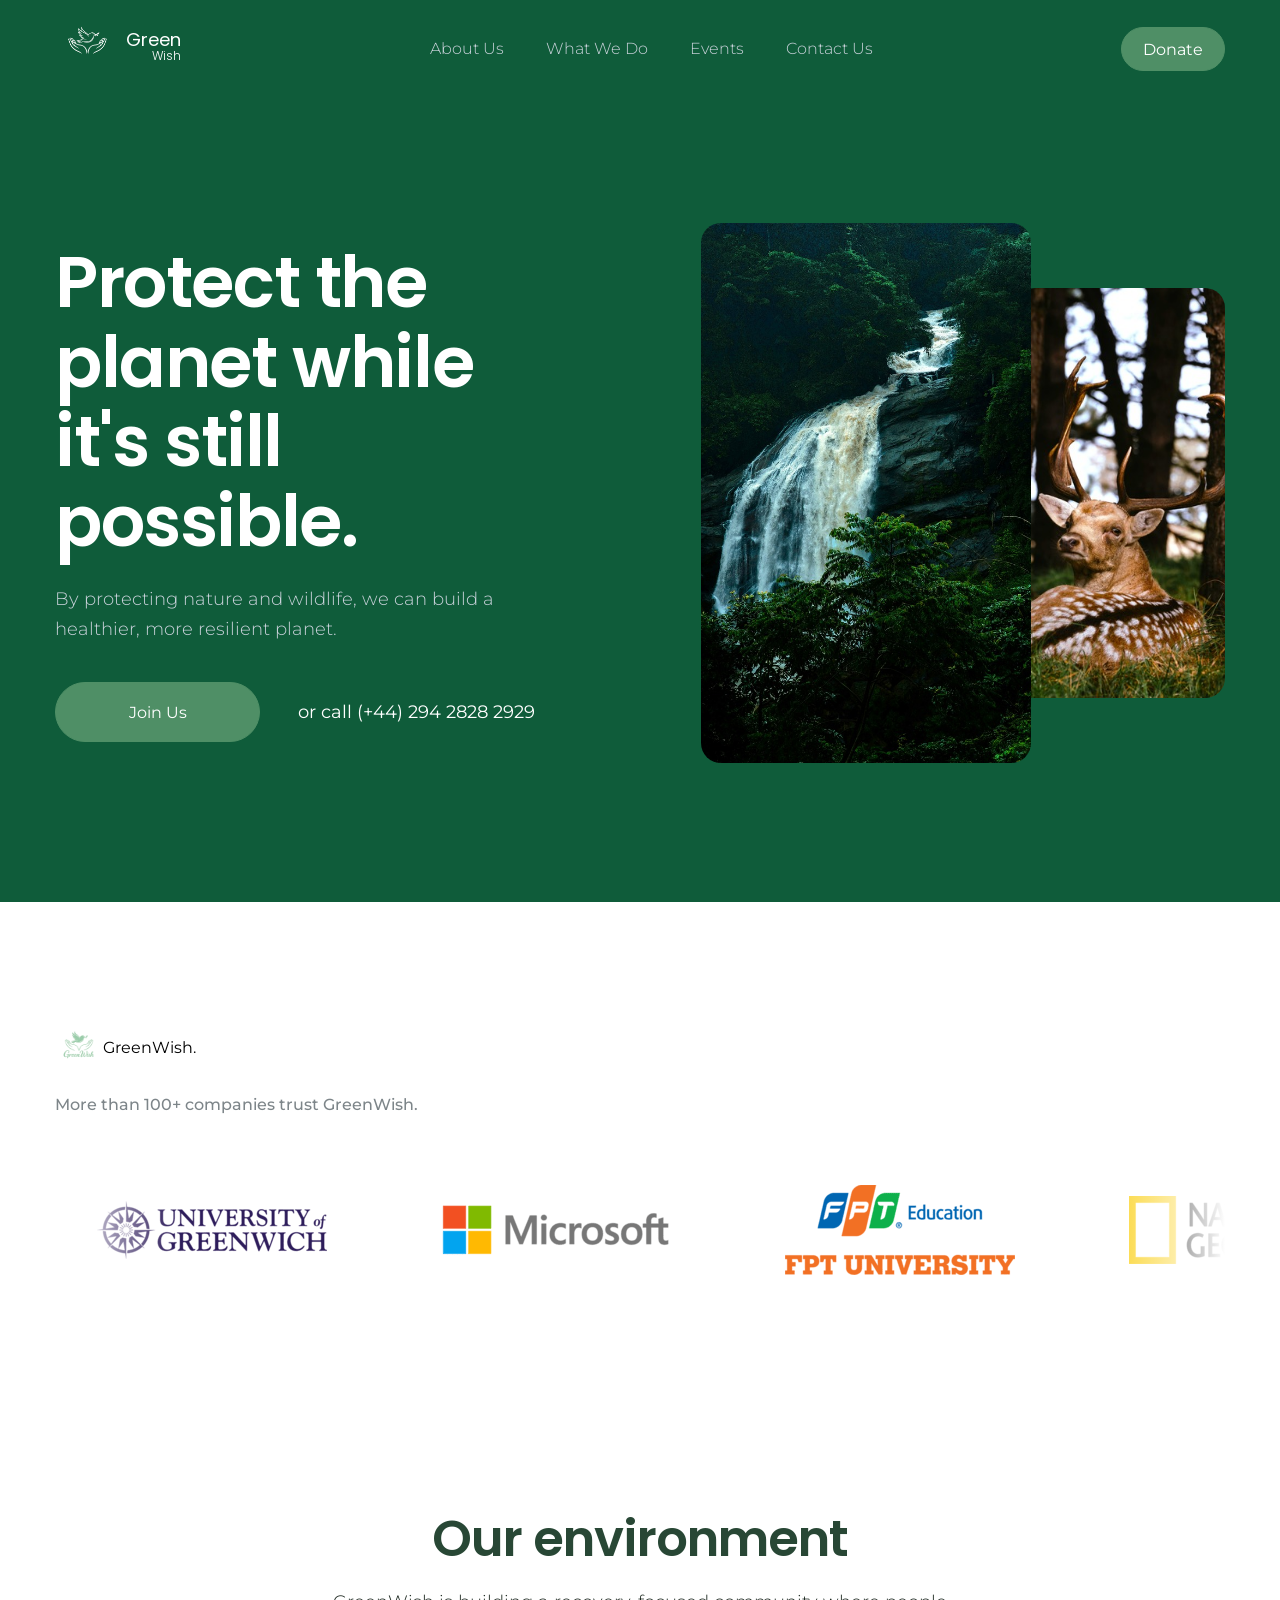
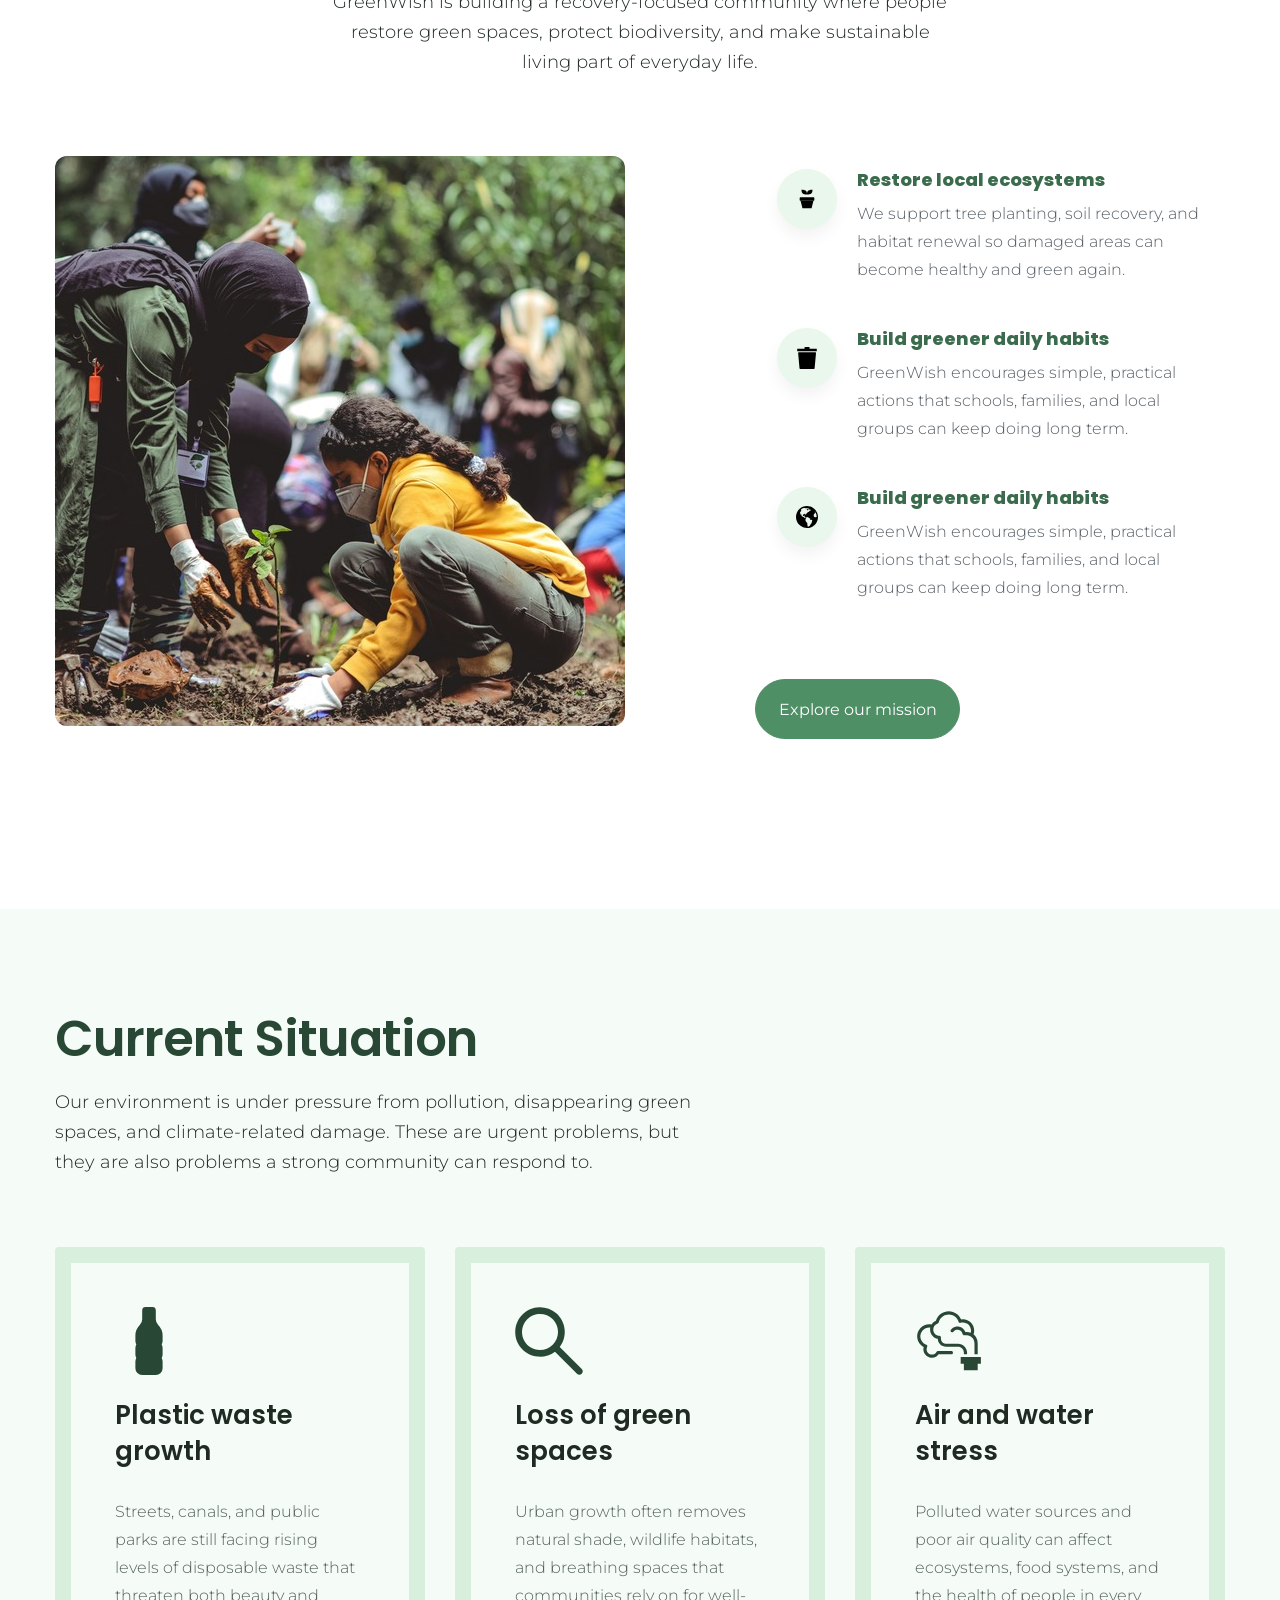
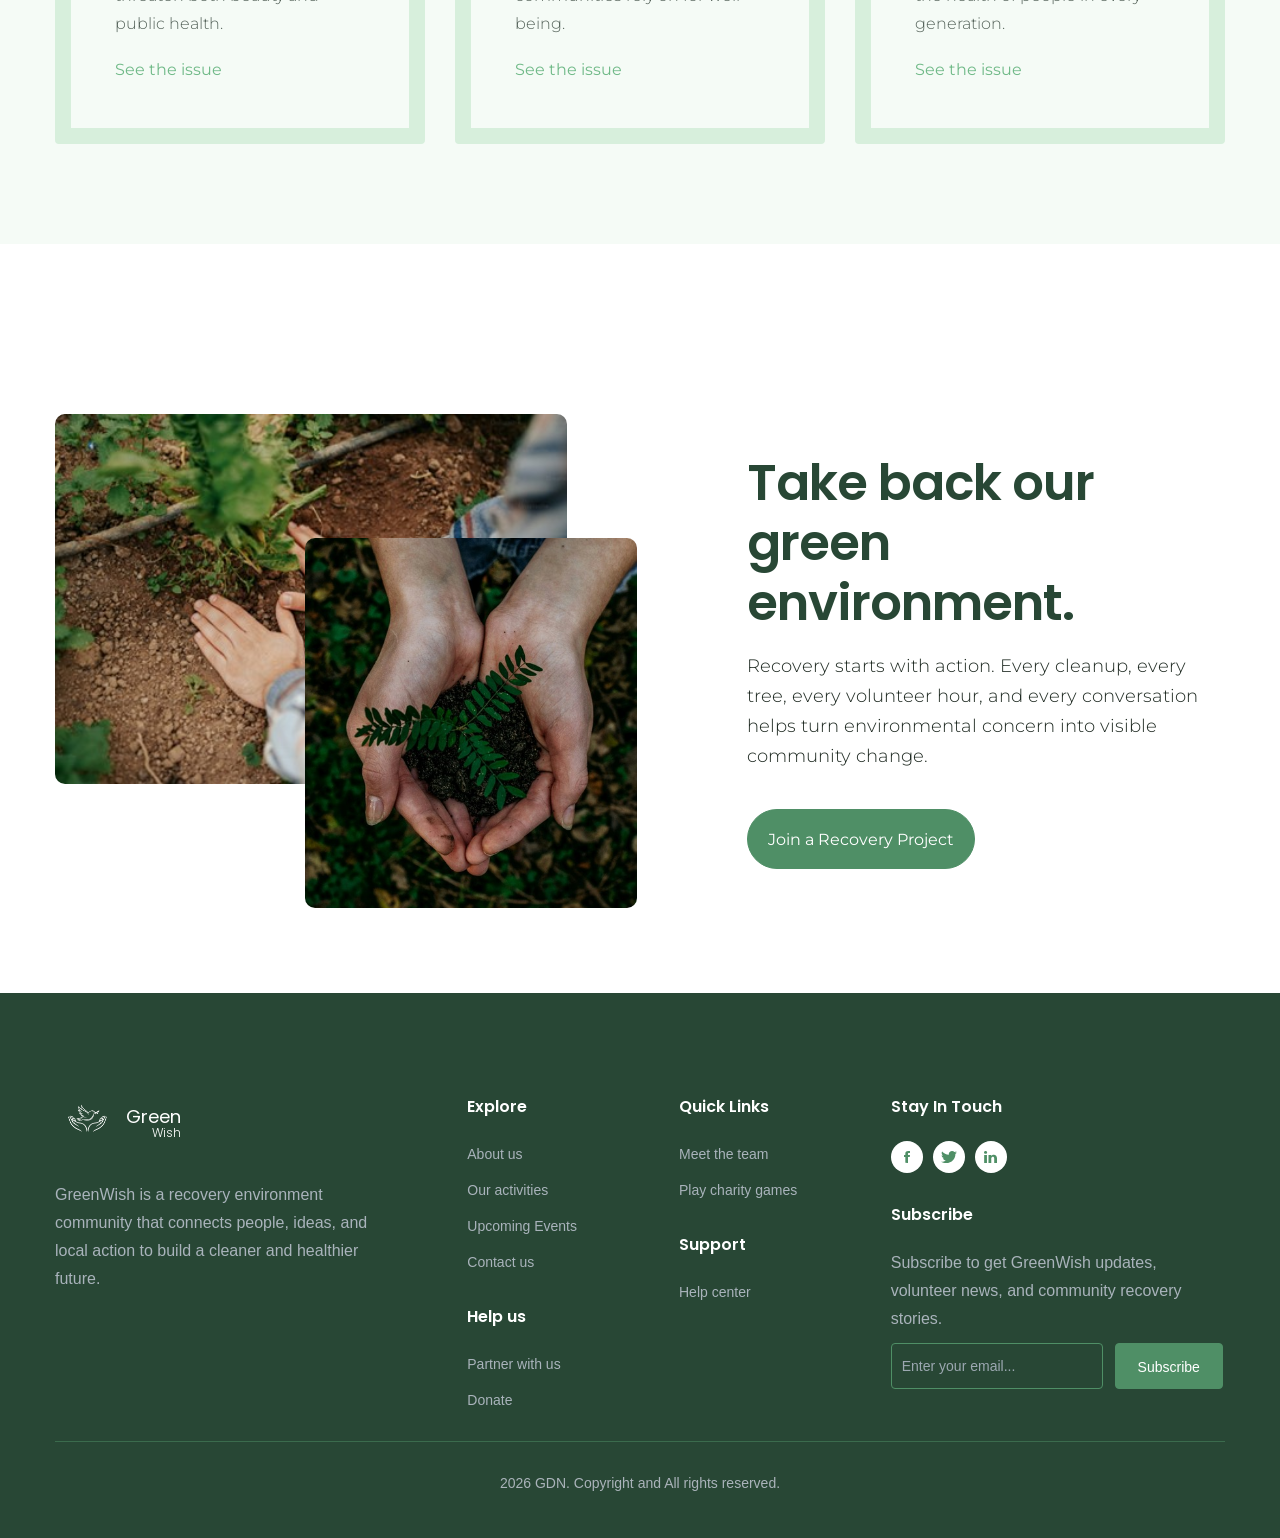
<file: index.html>
<!doctype html>
<html lang="en">
    <head>
        <meta charset="UTF-8" />
        <meta name="viewport" content="width=device-width, initial-scale=1.0" />
        <title>GreenWish</title>
        <!-- meta data -->
        <meta name="description" content="Join GreenWish to protect nature through cleanups, 
        tree planting, greener daily habits, and community-led environmental recovery projects." />
        <meta name="keywords" content="GreenWish, environmental community, green recovery, tree planting, 
        clean up campaigns, sustainable living, volunteer environment, local ecosystem restoration" />
        <meta name="author" content="Dang Gia Hung" />
        <meta name="robots" content="index, follow" />

        <!-- favicon -->
        <link rel="apple-touch-icon" sizes="57x57" href="./assets/favicon/apple-icon-57x57.png">
        <link rel="apple-touch-icon" sizes="60x60" href="./assets/favicon/apple-icon-60x60.png">
        <link rel="apple-touch-icon" sizes="72x72" href="./assets/favicon/apple-icon-72x72.png">
        <link rel="apple-touch-icon" sizes="76x76" href="./assets/favicon/apple-icon-76x76.png">
        <link rel="apple-touch-icon" sizes="114x114" href="./assets/favicon/apple-icon-114x114.png">
        <link rel="apple-touch-icon" sizes="120x120" href="./assets/favicon/apple-icon-120x120.png">
        <link rel="apple-touch-icon" sizes="144x144" href="./assets/favicon/apple-icon-144x144.png">
        <link rel="apple-touch-icon" sizes="152x152" href="./assets/favicon/apple-icon-152x152.png">
        <link rel="apple-touch-icon" sizes="180x180" href="./assets/favicon/apple-icon-180x180.png">
        <link rel="icon" type="image/png" sizes="192x192"  href="./assets/favicon/android-icon-192x192.png">
        <link rel="icon" type="image/png" sizes="32x32" href="./assets/favicon/favicon-32x32.png">
        <link rel="icon" type="image/png" sizes="96x96" href="./assets/favicon/favicon-96x96.png">
        <link rel="icon" type="image/png" sizes="16x16" href="./assets/favicon/favicon-16x16.png">
        <link rel="manifest" href="./assets/favicon/manifest.json">
        <meta name="msapplication-TileColor" content="#ffffff">
        <meta name="msapplication-TileImage" content="./assets/favicon/ms-icon-144x144.png">
        <meta name="theme-color" content="#ffffff">

        <!-- font css -->
        <link rel="stylesheet" href="./assets/fonts/stylesheet.css" />

        <!-- reset css -->
        <link rel="stylesheet" href="./assets/css/reset.css" />
        <!-- add shared css -->
        <link rel="stylesheet" href="./assets/css/common.css" />
        <!-- style css -->
        <link rel="stylesheet" href="./assets/css/style.css" />
    </head>
    <body>
        <!-- Header -->
        <header class="header">
            <div class="container">
                <!-- Header top -->
                <div class="header-top">
                    <!-- Logo -->
                    <a href="./index.html">
                        <div class="logo">
                            <img src="./assets/icons/logo-white.png" class="logo__circle"></img>
                            <span class="logo__text">
                                <span class="logo__brand">Green</span>
                                <span class="logo__brand logo__brand--small">
                                    Wish
                                </span>
                            </span>
                        </div>
                    </a>

                    <!-- Navbar -->
                    <nav class="navbar">
                        <ul class="navbar__list">
                            <li class="navbar__item">
                                <a href="./about.html" class="navbar__link">About Us</a>
                            </li>
                            <li class="navbar__item">
                                <a href="./activities.html" class="navbar__link">What We Do</a>
                            </li>
                            <li class="navbar__item">
                                <a href="./events.html" class="navbar__link"
                                    >Events</a
                                >
                            </li>
                            <li class="navbar__item">
                                <a href="./contact.html" class="navbar__link">Contact Us</a>
                            </li>
                        </ul>
                    </nav>

                    <!-- Action -->
                    <div class="header-action">
                        <a href="./contact.html#donation" class="btn header-action__signup">
                            Donate
                        </a>
                    </div>
                </div>

                
            </div>
        </header>

        <main>
            <!-- Hero -->
            <section class="hero">
                <div class="container">
                    <div class="hero--flex">

                        <section class="hero__content">
                            <h1 class="hero__heading">
                                Protect the planet while it's still possible.
                            </h1>
                            <p class="hero__desc">
                                By protecting nature and wildlife, we can build a
                                healthier, more resilient planet.
                            </p>
                            <div class="hero__row">
                                <a href="./contact.html#hq" class="btn hero__btn">Join Us</a>
                                <a href="tel:+4429428282929" class="hero__phone">
                                    or call (+44) 294 2828 2929
                                </a>
                            </div>
                        </section>
    
                        <!-- Hero media -->
                        <div class="hero__media">
                            <figure class="hero__images">
                                <img
                                    src="./assets/img/hero-01.jpg"
                                    alt="waterfall image"
                                    class="hero__img"
                                />
                                <img
                                    src="./assets/img/hero-02.jpg"
                                    alt="deer image"
                                    class="hero__img hero__img--second"
                                />
                            </figure>
                        </div>
                    </div>
                </div>
            </section>
            <!-- sponsor -->
            <section class="sponsor">
                <div class="container">
                    <div class="sponsor__header">
                        <!-- Logo -->
                        <img
                            src="./assets/icons/logo.png"
                            alt="GreenWish."
                            class="sponsor__logo"
                            loading="lazy"
                        />
                        <p>GreenWish.</p>
                    </div>

                    <p class="sponsor__description">
                        More than 100+ companies trust GreenWish.
                    </p>

                    <div class="sponsor__slider">
                        <div class="sponsor__images">
                            <!-- 7 branchs  -->
                            <a href="#!" class="sponsor__link">
                                <img
                                    src="./assets/img/sponsor-1.png"
                                    class="sponsor__image"
                                    alt="logo."
                                />
                            </a>
                            <a href="#!" class="sponsor__link">
                                <img
                                    src="./assets/img/sponsor-2.png"
                                    class="sponsor__image"
                                    alt="logo."
                                />
                            </a>
                            <a href="#!" class="sponsor__link">
                                <img
                                    src="./assets/img/sponsor-3.png"
                                    class="sponsor__image"
                                    alt="logo."
                                />
                            </a>
                            <a href="#!" class="sponsor__link">
                                <img
                                    src="./assets/img/sponsor-4.png"
                                    class="sponsor__image"
                                    alt="logo."
                                />
                            </a>
                            <a href="#!" class="sponsor__link">
                                <img
                                    src="./assets/img/sponsor-5.png"
                                    class="sponsor__image"
                                    alt="logo."
                                />
                            </a>
                            <a href="#!" class="sponsor__link">
                                <img
                                    src="./assets/img/sponsor-6.png"
                                    class="sponsor__image"
                                    alt="logo."
                                />
                            </a>
                            <a href="#!" class="sponsor__link">
                                <img
                                    src="./assets/img/sponsor-7.png"
                                    class="sponsor__image"
                                    alt="logo."
                                />
                            </a>

                            <!-- duplicate for infinite animation-->
                            <a href="#!" class="sponsor__link">
                                <img
                                    src="./assets/img/sponsor-1.png"
                                    class="sponsor__image"
                                    alt="logo."
                                />
                            </a>
                            <a href="#!" class="sponsor__link">
                                <img
                                    src="./assets/img/sponsor-2.png"
                                    class="sponsor__image"
                                    alt="logo."
                                />
                            </a>
                            <a href="#!" class="sponsor__link">
                                <img
                                    src="./assets/img/sponsor-3.png"
                                    class="sponsor__image"
                                    alt="logo."
                                />
                            </a>
                            <a href="#!" class="sponsor__link">
                                <img
                                    src="./assets/img/sponsor-4.png"
                                    class="sponsor__image"
                                    alt="logo."
                                />
                            </a>
                            <a href="#!" class="sponsor__link">
                                <img
                                    src="./assets/img/sponsor-5.png"
                                    class="sponsor__image"
                                    alt="logo."
                                />
                            </a>
                            <a href="#!" class="sponsor__link">
                                <img
                                    src="./assets/img/sponsor-6.png"
                                    class="sponsor__image"
                                    alt="logo."
                                />
                            </a>
                            <a href="#!" class="sponsor__link">
                                <img
                                    src="./assets/img/sponsor-7.png"
                                    class="sponsor__image"
                                    alt="logo."
                                />
                            </a>
                        </div>
                    </div>
                </div>
            </section>

            <!-- environment -->
            <section class="environment">
                <div class="container">
                    <h2 class="environment__heading section-heading">
                        Our environment
                    </h2>
                    <p class="environment__desc section-desc">
                        GreenWish is building a recovery-focused community where
                        people restore green spaces, protect biodiversity, and
                        make sustainable living part of everyday life.
                    </p>
                    <div class="environment__row">
                        <figure>
                            <img
                                src="./assets/img/environment.jpg"
                                alt="planting tree"
                                class="environment__img"
                                loading="lazy"
                            />
                        </figure>
                        <div>
                            <div class="environment__list">
                                <!-- environment item 1 -->
                                <section class="environment-item">
                                    <div class="environment-item__icon">
                                        <svg fill="none" width="22" height="24" viewBox="0 0 24 24" xmlns="http://www.w3.org/2000/svg">

                                            <path fill="currentColor" d="M11.9638 6.96986C11.9638 6.96986 8.88872 7.27638 7.27853 5.93455C5.66835 4.59273 6.03618 2.03015 6.03618 2.03015C6.03618 2.03015 9.11128 1.72362 10.7215 3.06545C12.3317 4.40727 11.9638 6.96986 11.9638 6.96986Z" />
                                            <path fill="currentColor" d="M12.0362 6.96986C12.0362 6.96986 15.1113 7.27638 16.7215 5.93455C18.3317 4.59273 17.9638 2.03015 17.9638 2.03015C17.9638 2.03015 14.8887 1.72362 13.2785 3.06545C11.6683 4.40727 12.0362 6.96986 12.0362 6.96986Z" />
                                            <path fill="currentColor" d="M4 11C4 10.4477 4.44772 10 5 10H19C19.5523 10 20 10.4477 20 11V13C20 13.5523 19.5523 14 19 14H5C4.44772 14 4 13.5523 4 13V11Z"/>
                                            <path fill="currentColor" d="M5 14H19L17 22H7L5 14Z"/>

                                        </svg>
                                    </div>
                                    <div class="environment-item__body">
                                        <h3 class="environment-item__heading">
                                            Restore local ecosystems
                                        </h3>
                                        <p class="environment-item__desc">
                                            We support tree planting, soil recovery,
                                            and habitat renewal so damaged areas can
                                            become healthy and green again.
                                        </p>
                                    </div>
                                </section>

                                <!-- environment item 2 -->
                                <section class="environment-item">
                                    <div class="environment-item__icon">
                                        <svg fill="none" width="22" height="24" viewBox="-6.7 0 122.88 122.88" xmlns="http://www.w3.org/2000/svg" xmlns:xlink="http://www.w3.org/1999/xlink">
                                        
                                        <path 
                                            fill="currentColor"
                                            d="M2.35,9.63h38.3V3.76C40.64,1.69,42.33,0,44.4,0h21.14c2.07,0,3.76,1.69,3.76,3.76v5.87h37.83 c1.29,0,2.35,1.06,2.35,2.35V23.5H0V11.98C0,10.69,1.05,9.63,2.35,9.63L2.35,9.63z M8.69,29.61h92.92c1.94,0,3.7,1.6,3.52,3.52 l-7.86,86.23c-0.18,1.93-1.59,3.52-3.52,3.52l-77.3,0c-1.93,0-3.35-1.59-3.52-3.52L5.17,33.13C4.99,31.2,6.75,29.61,8.69,29.61 L8.69,29.61L8.69,29.61z M33.93,95.11l-6.16-10.59c-1.11-1.92-1.53-3.42-0.6-5.64l3.62-6.09l-3.63-1.95l12.17-0.05l6.07,10.61 l-3.75-2.15l-6.08,10.78c-0.58,1.02-1.06,1.8-1.35,2.96C34.05,93.7,33.96,94.41,33.93,95.11L33.93,95.11z M36.38,62.36l5.86-10.2 c1.65-2.05,3.7-2.79,5.65-2.24c1.68,0.48,2.15,1.23,3.04,2.6c1.07,1.63,2,3.37,2.98,5.08l-6.55,11.26L36.38,62.36L36.38,62.36z M49.71,48.43l12.26-0.04c2.22-0.01,3.73,0.39,5.18,2.3l3.46,6.18l3.51-2.17l-6.04,10.56l-12.23-0.05l3.74-2.17l-6.3-10.66 c-0.6-1.01-1.03-1.81-1.89-2.65C50.88,49.23,50.31,48.81,49.71,48.43L49.71,48.43z M76.4,67.42l5.9,10.17 c0.95,2.45,0.57,4.6-0.89,6.01c-1.25,1.22-2.14,1.24-3.77,1.34c-1.95,0.11-3.92,0.05-5.89,0.04l-6.47-11.3L76.4,67.42L76.4,67.42z M81.8,85.93l-6.09,10.64c-1.1,1.92-2.2,3.03-4.58,3.34l-7.08-0.09l0.12,4.12l-6.13-10.52l6.15-10.56l0.01,4.32l12.38-0.12 c1.17-0.01,2.09,0.01,3.24-0.31C80.52,86.54,81.17,86.26,81.8,85.93L81.8,85.93z M52.67,99.7l-11.76,0.02 c-2.6-0.4-4.27-1.81-4.77-3.77c-0.43-1.69-0.01-2.48,0.73-3.94c0.88-1.74,1.92-3.42,2.91-5.12l13.02,0.05L52.67,99.7L52.67,99.7z"/>
                                        
                                        </svg>
                                    </div>
                                    <div class="environment-item__body">
                                        <h3 class="environment-item__heading">
                                            Build greener daily habits
                                        </h3>
                                        <p class="environment-item__desc">
                                            GreenWish encourages simple, practical
                                            actions that schools, families, and local
                                            groups can keep doing long term.
                                        </p>
                                    </div>
                                </section>

                                <!-- environment item 3 -->
                                <section class="environment-item">
                                    <div class="environment-item__icon">
                                        <svg
                                            width="22"
                                            height="24"
                                            viewBox="0 0 512 512"
                                            fill="none"
                                            xmlns="http://www.w3.org/2000/svg">
                                            <path
                                                d="M491.875,156.347c-19.446-45.958-51.889-85.019-92.736-112.613C358.3,16.13,308.962-0.008,255.996,0c-35.305,0-69.016,7.168-99.65,20.124C110.381,39.571,71.321,72.006,43.725,112.86C16.122,153.692-0.016,203.03,0,255.996c-0.008,35.313,7.16,69.016,20.125,99.658c19.438,45.958,51.881,85.018,92.728,112.613C153.692,495.87,203.03,512.008,255.996,512c35.305,0,69.016-7.168,99.649-20.125c45.966-19.446,85.018-51.882,112.621-92.736C495.87,358.308,512,308.97,512,255.996C512,220.691,504.832,186.988,491.875,156.347z M374.27,351.228c-8.571,14.798-1.69,35.384-12.262,48.78c-10.947,13.514-16.513,10.221-24.295,28.328c-0.853,2.36-14.742,31.917-18.211,23.122c3.054,7.854-0.383,15.66-10.357,16.274c-7.95,0.47-2.233,5.071-4.704,8.252c-9.863,2.17-19.965,3.708-30.274,4.521c-6.928-25.299-10.74-54.6-10.565-62.972c0.638-32.484-6.609-19.327-23.609-43.342c-11.616-16.513-21.91-34.803-21.304-55.733c-0.088,3.74,23.329-53.086,6.426-42.25c-20.532,13.172-24.311-14.567-44.092-17.158c-10.102-1.339-7.16-11.768-18.49-9.982c-10.174,1.594-21.735-11.904-29.277-16.991c-4.951-3.572-13.578-51.619-20.842-50.933c-10.373,0.383,7.598,33.049,3.835,34.142c-7.742,1.451-21.313-46.093-21.057-50.008c0.39-12.63-0.83-19.75,7.527-30.251c3.245-4.226,21.718-20.475,19.773-26.304c-3.308-10.166-1.602-22.022-6.905-28.831c4.681-3.739,9.504-7.311,14.487-10.677c10.31-6.968,21.249-13.076,32.675-18.282c1.332-0.04,2.663-0.096,3.97-0.239c10.206-0.997,20.627-4.959,30.992-3.388c13.666,2.008,28.488,7.893,42.88,6.769c13.251-0.933,50.638-12.949,62-3.254c5.015,4.306-56.443,21.72-58.396,30.043c-0.997,5.422,16.002,4.944,17.469,5.079c17.087,1.403-4.241,15.452,6.252,18.481c16.114,3.891,27.738-56.338,41.205-24.844c5.502,13.06,24.406-8.547,26.543,7.566c2.153,16.951,18.426,22.684-11.506,24.885c-28.073,2.28-4.864,14.726-23.186,22.811c-17.525,7.718-33.552,11.107-46.46,26.966c-14.559,17.987-15.954,17.389-21.671,40.408c-3.15,12.565-19.678-8.842-13.371-16.696c-2.185,2.694-21.544-6.1-23.466-1.587c-3.755,8.706-13.961,4.035-21.982,9.369c-10.142,6.706-20.077,28.44-9.927,38.63c8.125,8.101,36.095-17.884,37.618-9.01c1.196,6.786-9.919,11.601-8.706,18.387c1.746,9.823,18.872-2.815,18.864,4.816c0.008,4.895-0.805,25.355,14.272,20.236c8.125-2.774,8.93,3.046,14.009,1.826c6.96-1.683,10.07-10.963,18.275-9.752c9.766,1.427,20.714,6.371,30.074,9.13c15.213,4.504,14.535,17.214,31.463,19.821c16.911,2.663,10.15,18.323,8.068,27.197C329.007,322.58,399.107,310.772,374.27,351.228z M440.711,127.133c0.686,0.981,1.403,1.954,2.066,2.95c4.01,5.916,7.71,12.064,11.138,18.378c-1.443,0.494-2.806,0.893-3.851,1.012c-4.417,0.558-11.585-3.301-12.685-4.959C436.493,143.191,439.468,131.726,440.711,127.133z M481.223,257.232c-1.252-0.702-2.615-1.077-4.138-0.766c-5.518,1.1-26.471,6.618-34.189,5.509c-7.726-1.108-31.981-24.262-31.981-29.779c0-5.51,1.101-26.471,3.301-29.78c2.209-3.309,14.336-18.426,18.753-25.036c4.409-6.625,11.027-15.436,16.544-16.544c1.715-0.343,5.375-1.012,9.824-1.834c14.032,29.374,21.902,62.231,21.91,96.994C481.247,256.411,481.223,256.809,481.223,257.232z"
                                                fill="currentColor"
                                            />
                                        </svg>
                                    </div>
                                    <div class="environment-item__body">
                                        <h3 class="environment-item__heading">
                                            Build greener daily habits
                                        </h3>
                                        <p class="environment-item__desc">
                                            GreenWish encourages simple, practical actions that schools, families, and local groups can keep doing long term. 
                                        </p>
                                    </div>
                                </section>
                            </div>
                            <a href="./activities.html" class="btn">Explore our mission</a>
                        </div>
                    </div>
                </div>
            </section>

            <!-- situation -->
            <section class="situation">
                <div class="container">
                    <h2 class="section-heading">Current Situation</h2>
                    <p class="section-desc situation__desc">
                        Our environment is under pressure from pollution, disappearing green spaces, and climate-related damage. These are urgent problems, but they are also problems a strong community can respond to. 
                    </p>

                    <div class="situation__list">
                        <!-- situation item 1 -->
                        <section class="situation-item">
                            <img
                                src="./assets/icons/plastic.svg"
                                alt="plastic bottle icon"
                                class="situation-item__icon"
                                loading="lazy"
                            />
                            <h3 class="situation-item__heading">Plastic waste growth</h3>
                            <p class="situation-item__desc">
                                Streets, canals, and public parks are still facing rising levels of disposable waste that threaten both beauty and public health. 
                            </p>
                            <a href="https://www.statista.com/topics/5401/global-plastic-waste/" target="_blank" class="situation-item__more">See the issue</a>
                        </section>

                        <!-- situation item 2 -->
                        <section class="situation-item">
                            <img
                                src="./assets/icons/search.svg"
                                alt="search icon"
                                class="situation-item__icon"
                                loading="lazy"
                            />
                            <h3 class="situation-item__heading">Loss of green spaces</h3>
                            <p class="situation-item__desc">
                                Urban growth often removes natural shade, wildlife habitats, and breathing spaces that communities rely on for well-being. 
                            </p>
                            <a href="https://www.statista.com/statistics/1405282/residents-green-space-walking-access-great-britain/" target="_blank" class="situation-item__more">See the issue</a>
                        </section>

                        <!-- situation item 3 -->
                        <section class="situation-item">
                            <img
                                src="./assets/icons/polution.svg"
                                alt="pollution icon"
                                class="situation-item__icon"
                                loading="lazy"
                            />
                            <h3 class="situation-item__heading">Air and water stress</h3>
                            <p class="situation-item__desc">
                                Polluted water sources and poor air quality can affect ecosystems, food systems, and the health of people in every generation. 
                            </p>
                            <a href="https://www.statista.com/statistics/1097524/water-stress-levels-by-country/" target="_blank" class="situation-item__more">See the issue</a>
                        </section>
                    </div>
                </div>
            </section>

            <!-- action -->
            <section class="action">
                <div class="container">
                    <div class="action__inner">
                        <div class="action__media">
                            <figure class="action__images">
                                <img
                                    src="./assets/img/action-01.jpg"
                                    alt="planting tree image"
                                    class="action__img"
                                    loading="lazy"
                                />
                                <img
                                    src="./assets/img/action-02.jpg"
                                    alt="planting activity image"
                                    class="action__img"
                                    loading="lazy"
                                />
                            </figure>
                        </div>
                        <section class="action__content">
                            <h2 class="section-heading">
                                Take back our green environment.
                            </h2>
                            <p class="section-desc">
                                Recovery starts with action. Every cleanup, every tree, every volunteer hour, and every conversation helps turn environmental concern into visible community change. 
                            </p>
                            <a href="./events.html#event-list" class="btn action__cta">Join a Recovery Project</a>
                        </section>
                    </div>
                </div>
            </section>

        <!-- Footer -->
        <footer class="footer">
            <div class="container">
                <div class="footer__row">
                    <div class="footer__column">
                        <!-- Logo -->
                        <a href="./index.html">
                        <div class="logo">
                            <img src="./assets/icons/logo-white.png" class="logo__circle"></img>
                            <span class="logo__text">
                                <span class="logo__brand">Green</span>
                                <span class="logo__brand logo__brand--small">
                                    Wish
                                </span>
                            </span>
                        </div>
                        </a>
                        <p class="footer__desc">
                            GreenWish is a recovery environment community that
                            connects people, ideas, and local action to build a
                            cleaner and healthier future.
                        
                        </p>
                    </div>
                    <div class="footer__column">
                        <h3 class="footer__heading">Explore</h3>
                        <ul class="footer__list">
                            <li class="footer__item">
                                <a href="./about.html" class="footer__link">
                                    About us
                                </a>
                            </li>
                            <li class="footer__item">
                                <a href="./activities.html" class="footer__link">
                                    Our activities
                                </a>
                            </li>
                            <li class="footer__item">
                                <a href="./events.html" class="footer__link">
                                    Upcoming Events
                                </a>
                            </li>
                            <li class="footer__item">
                                <a href="./contact.html" class="footer__link">
                                    Contact us
                                </a>
                            </li>
                        </ul>

                        <h3 class="footer__heading">Help us</h3>
                        <ul class="footer__list">
                            <li class="footer__item">
                                <a href="./contact.html#hq" class="footer__link">
                                    Partner with us
                                </a>
                            </li>
                            <li class="footer__item">
                                <a href="./contact.html#donation" class="footer__link">
                                    Donate
                                </a>
                            </li>
                        </ul>
                    </div>
                    <div class="footer__column">
                    <h3 class="footer__heading">Quick Links</h3>
                        <ul class="footer__list">
                            <li class="footer__item">
                                <a href="./about.html#team" class="footer__link">
                                    Meet the team
                                </a>
                            </li>
                            <li class="footer__item">
                                <a href="./events.html#charityGameHud" class="footer__link">
                                    Play charity games
                                </a>
                            </li>
                        </ul>

                        <h3 class="footer__heading">Support</h3>
                        <ul class="footer__list">
                            <li class="footer__item">
                                <a href="#!" class="footer__link">
                                    Help center
                                </a>
                            </li>
                        </ul>
                    </div>
                    <div class="footer__column">
                        <h3 class="footer__heading">Stay In Touch</h3>
                        <div class="footer__social">
                            <a href="#!" class="footer__social-btn">
                                <svg
                                    width="6"
                                    height="12"
                                    viewBox="0 0 6 12"
                                    fill="none"
                                    xmlns="http://www.w3.org/2000/svg"
                                >
                                    <path
                                        d="M3.98981 11.9358V6.0302H5.76473L6 3.9517H3.98981L3.9928 2.91132C3.9928 2.3692 4.0477 2.07885 4.87783 2.07885H5.98755V0H4.21224C2.07977 0 1.32931 1.00825 1.32931 2.70405V3.95186H0V6.03055H1.32931V11.8521C1.84718 11.9489 2.38257 12 2.93075 12C3.28487 12 3.63863 11.9786 3.98981 11.9358Z"
                                        fill="currentColor"
                                    />
                                </svg>
                            </a>
                            <a href="#!" class="footer__social-btn">
                                <svg
                                    width="16"
                                    height="12"
                                    viewBox="0 0 16 12"
                                    fill="none"
                                    xmlns="http://www.w3.org/2000/svg"
                                >
                                    <path
                                        d="M16 1.42062C15.405 1.66154 14.771 1.82123 14.11 1.89877C14.79 1.524 15.309 0.935077 15.553 0.225231C14.919 0.574154 14.219 0.820615 13.473 0.958154C12.871 0.366462 12.013 0 11.077 0C9.261 0 7.799 1.36062 7.799 3.02862C7.799 3.26862 7.821 3.49938 7.875 3.71908C5.148 3.59631 2.735 2.38985 1.114 0.552C0.831 1.00523 0.665 1.524 0.665 2.08246C0.665 3.13108 1.25 4.06062 2.122 4.59877C1.595 4.58954 1.078 4.44831 0.64 4.22585C0.64 4.23508 0.64 4.24708 0.64 4.25908C0.64 5.73046 1.777 6.95262 3.268 7.23415C3.001 7.30154 2.71 7.33385 2.408 7.33385C2.198 7.33385 1.986 7.32277 1.787 7.28215C2.212 8.48123 3.418 9.36277 4.852 9.39138C3.736 10.1972 2.319 10.6828 0.785 10.6828C0.516 10.6828 0.258 10.6717 0 10.6412C1.453 11.5062 3.175 12 5.032 12C11.068 12 14.368 7.38462 14.368 3.384C14.368 3.25015 14.363 3.12092 14.356 2.99262C15.007 2.56615 15.554 2.03354 16 1.42062Z"
                                        fill="currentColor"
                                    />
                                </svg>
                            </a>
                            <a href="#!" class="footer__social-btn">
                                <svg
                                    width="13"
                                    height="12"
                                    viewBox="0 0 13 12"
                                    fill="none"
                                    xmlns="http://www.w3.org/2000/svg"
                                >
                                    <path
                                        d="M0 1.39394C0 0.989891 0.146401 0.656558 0.439189 0.393939C0.731978 0.131309 1.11262 0 1.58108 0C2.04119 0 2.41344 0.129285 2.69788 0.387879C2.99066 0.654545 3.13707 1.00201 3.13707 1.4303C3.13707 1.81818 2.99486 2.14141 2.71042 2.4C2.41764 2.66667 2.03282 2.8 1.55598 2.8H1.54344C1.08333 2.8 0.711072 2.66667 0.426641 2.4C0.142209 2.13333 0 1.79798 0 1.39394ZM0.163127 12V3.90303H2.94884V12H0.163127ZM4.49228 12H7.27799V7.47879C7.27799 7.19595 7.31146 6.97777 7.37838 6.82424C7.49549 6.54949 7.67326 6.31716 7.91168 6.12727C8.1501 5.93737 8.44916 5.84242 8.80888 5.84242C9.74582 5.84242 10.2143 6.45252 10.2143 7.67273V12H13V7.35758C13 6.16161 12.7072 5.25455 12.1216 4.63636C11.536 4.01818 10.7622 3.70909 9.80019 3.70909C8.72104 3.70909 7.88031 4.15758 7.27799 5.05455V5.07879H7.26544L7.27799 5.05455V3.90303H4.49228C4.509 4.16161 4.51737 4.96565 4.51737 6.31515C4.51737 7.66464 4.509 9.55959 4.49228 12Z"
                                        fill="currentColor"
                                    />
                                </svg>
                            </a>
                        </div>

                        <h3 class="footer__heading">Subscribe</h3>

                        <p class="footer__desc">
                            Subscribe to get GreenWish updates, volunteer news,
                            and community recovery stories.
                        
                        </p>

                        <form class="footer-form" action="">
                            <input
                                class="footer-form__input"
                                type="email"
                                name="email"
                                id="email"
                                placeholder="Enter your email..."
                                required
                            />
                            <button
                                class="btn footer-form__submit"
                                type="submit"
                            >
                                Subscribe
                            </button>
                        </form>
                                            <div class="subscribe-popup" id="subscribePopup">
                        <div class="subscribe-popup__overlay"></div>
                        <div class="subscribe-popup__box">
                            <h3 class="subscribe-popup__title">Thank you</h3>
                            <p class="subscribe-popup__text">
                                We will inform you about the next GreenWish event.
                            </p>
                            <button class="subscribe-popup__btn" id="closePopup">Close</button>
                        </div>
                    </div>

                    <script src="./assets/js/popup.js"></script>
                    </div>
                </div>

                <div class="footer__copyright">
                    <p class="footer__copyright-text">
                        2026 GDN. Copyright and All rights reserved.
                    </p>
                </div>
            </div>
        </footer>
    </body>
</html>
</file>
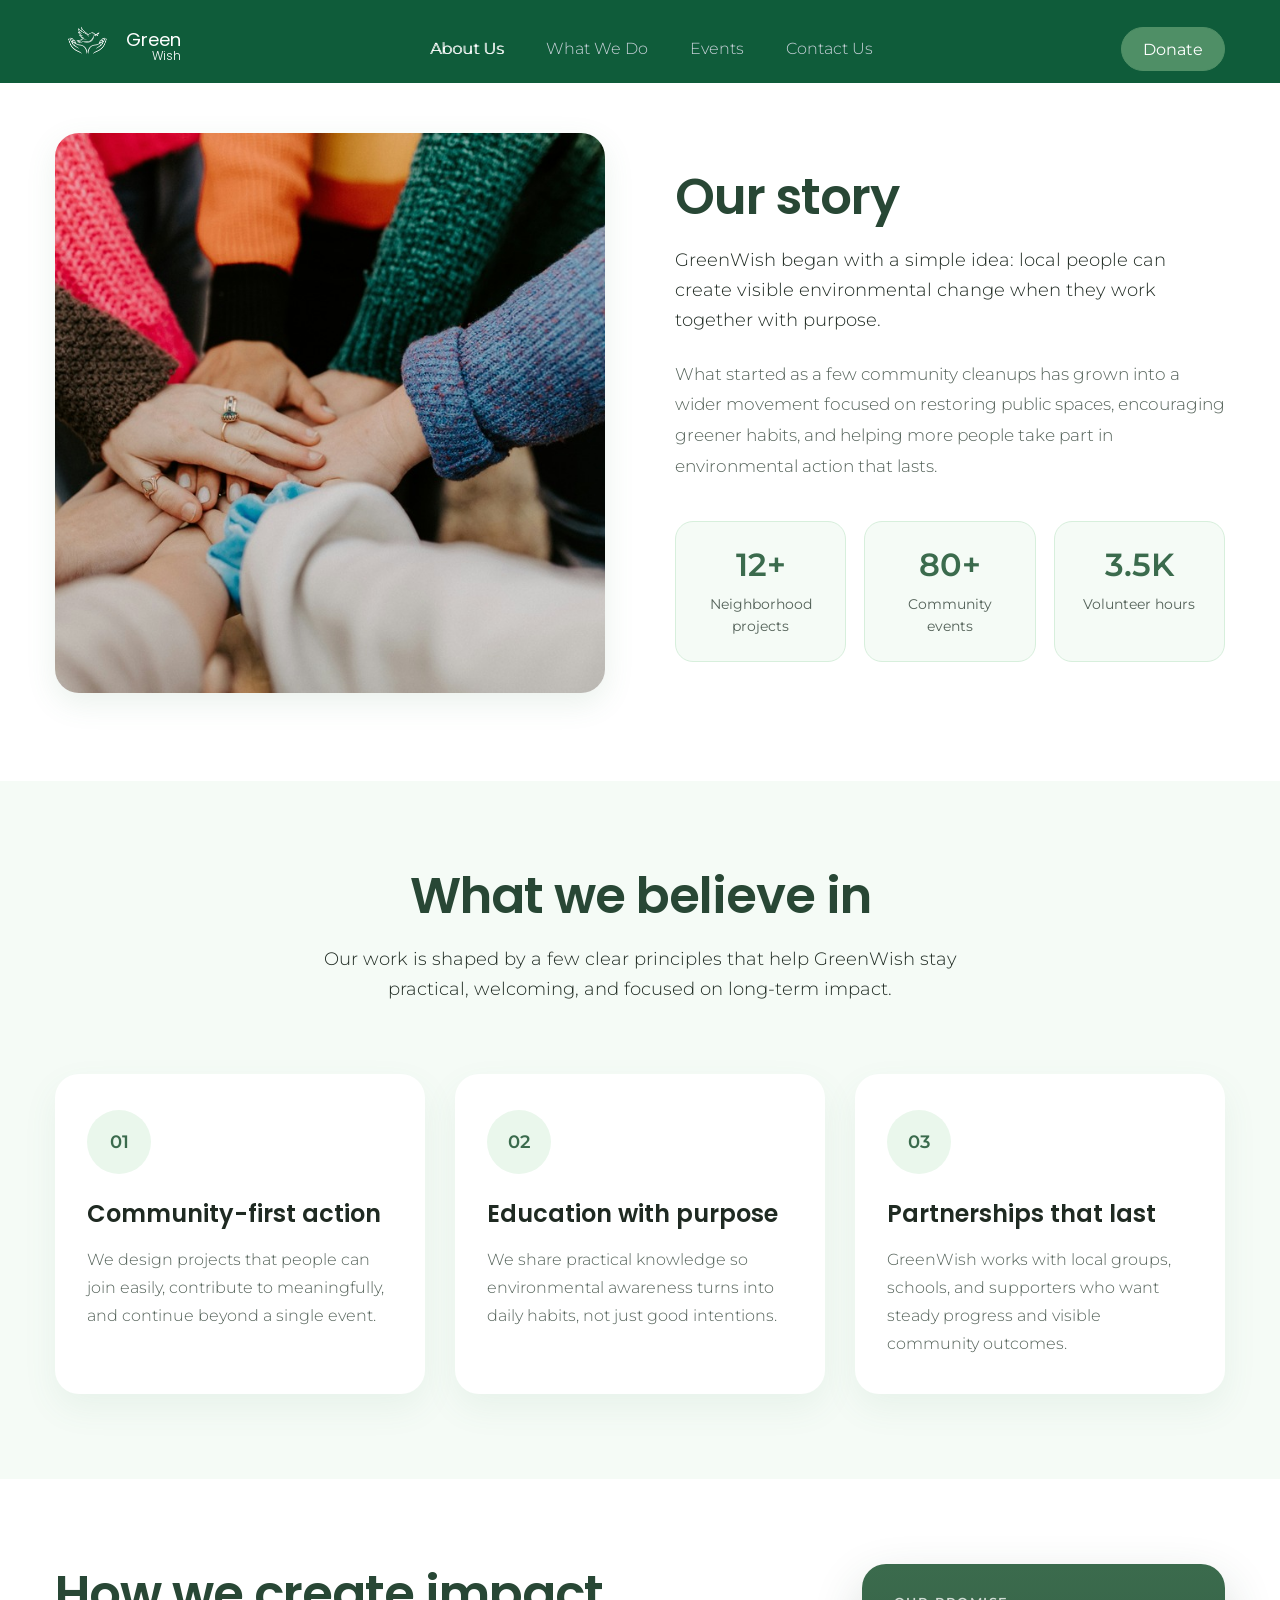
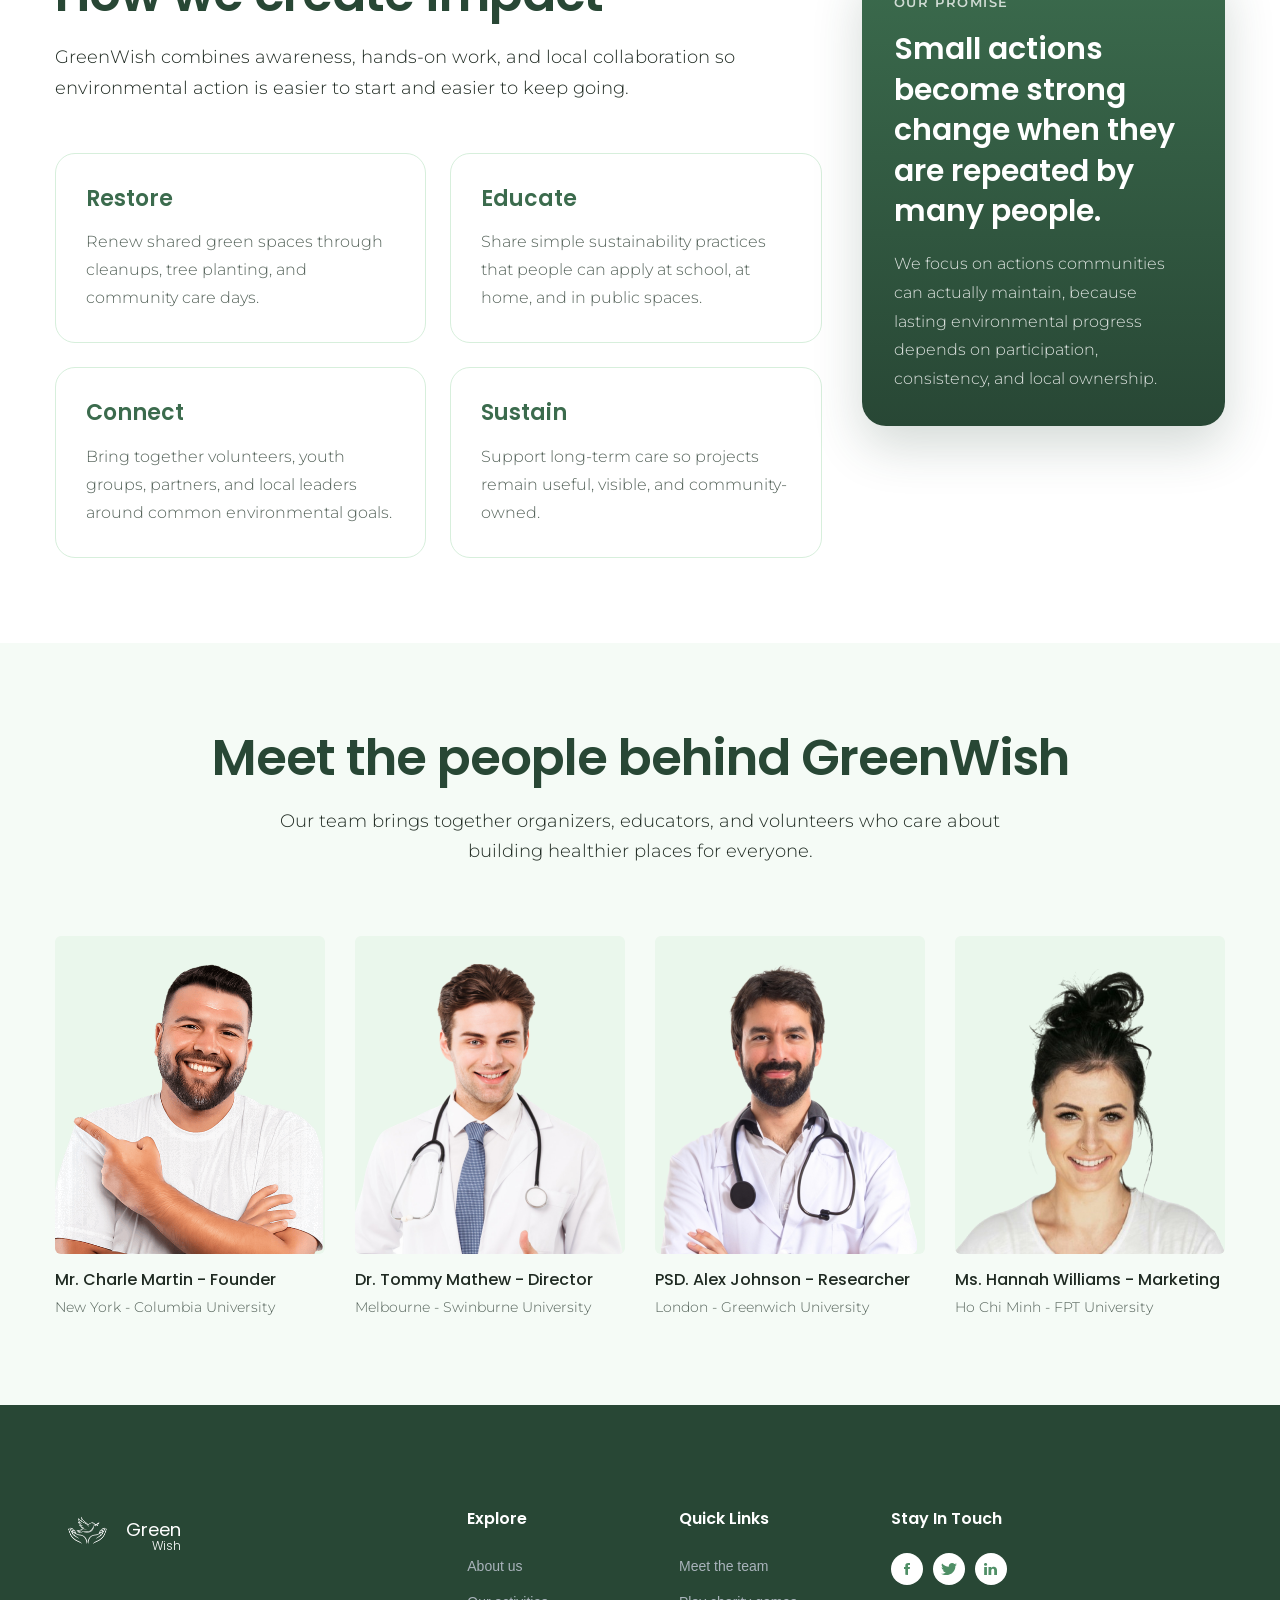
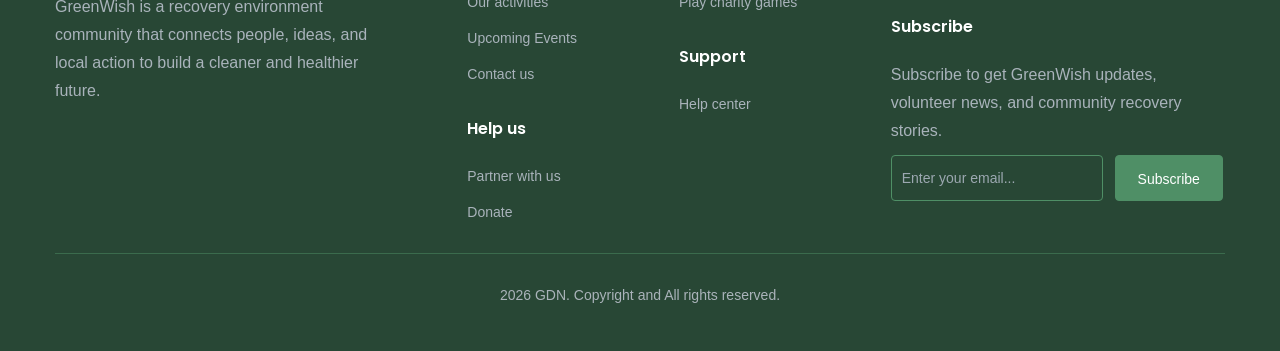
<file: about.html>
<!doctype html>
<html lang="en">
    <head>
        <meta charset="UTF-8" />
        <meta name="viewport" content="width=device-width, initial-scale=1.0" />
        <title>GreenWish | About Us</title>
        <!-- meta data -->
        <meta name="description" content="Explore GreenWish activities including clean-up drives, tree recovery, recycling education, and community projects that create measurable environmental impact." />
        <meta name="keywords" content="GreenWish activities, clean up drives, tree recovery, recycling education, environmental impact, community volunteers, waste reduction" />
        <meta name="author" content="Dang Gia Hung" />
        <meta name="robots" content="index, follow" />

        <!-- favicon -->
        <link rel="apple-touch-icon" sizes="57x57" href="./assets/favicon/apple-icon-57x57.png">
        <link rel="apple-touch-icon" sizes="60x60" href="./assets/favicon/apple-icon-60x60.png">
        <link rel="apple-touch-icon" sizes="72x72" href="./assets/favicon/apple-icon-72x72.png">
        <link rel="apple-touch-icon" sizes="76x76" href="./assets/favicon/apple-icon-76x76.png">
        <link rel="apple-touch-icon" sizes="114x114" href="./assets/favicon/apple-icon-114x114.png">
        <link rel="apple-touch-icon" sizes="120x120" href="./assets/favicon/apple-icon-120x120.png">
        <link rel="apple-touch-icon" sizes="144x144" href="./assets/favicon/apple-icon-144x144.png">
        <link rel="apple-touch-icon" sizes="152x152" href="./assets/favicon/apple-icon-152x152.png">
        <link rel="apple-touch-icon" sizes="180x180" href="./assets/favicon/apple-icon-180x180.png">
        <link rel="icon" type="image/png" sizes="192x192"  href="./assets/favicon/android-icon-192x192.png">
        <link rel="icon" type="image/png" sizes="32x32" href="./assets/favicon/favicon-32x32.png">
        <link rel="icon" type="image/png" sizes="96x96" href="./assets/favicon/favicon-96x96.png">
        <link rel="icon" type="image/png" sizes="16x16" href="./assets/favicon/favicon-16x16.png">
        <link rel="manifest" href="./assets/favicon/manifest.json">
        <meta name="msapplication-TileColor" content="#ffffff">
        <meta name="msapplication-TileImage" content="./assets/favicon/ms-icon-144x144.png">
        <meta name="theme-color" content="#ffffff">

        <!-- font css -->
        <link rel="stylesheet" href="./assets/fonts/stylesheet.css" />

        <!-- shared css -->
        <link rel="stylesheet" href="./assets/css/reset.css" />
        <link rel="stylesheet" href="./assets/css/common.css" />

        <!-- page css -->
        <link rel="stylesheet" href="./assets/css/about.css" />
    </head>
    <body>

        <header class="header">
            <div class="container">
                <!-- Header top -->
                <div class="header-top">
                    <!-- Logo -->
                    <a href="./index.html">
                        <div class="logo">
                            <img src="./assets/icons/logo-white.png" class="logo__circle"></img>
                            <span class="logo__text">
                                <span class="logo__brand">Green</span>
                                <span class="logo__brand logo__brand--small">
                                    Wish
                                </span>
                            </span>
                        </div>
                    </a>

                    <!-- Navbar -->
                    <nav class="navbar">
                        <ul class="navbar__list">
                            <li class="navbar__item">
                                <a href="./about.html" class="navbar__link navbar__link--active">About Us</a>
                            </li>
                            <li class="navbar__item">
                                <a href="./activities.html" class="navbar__link">What We Do</a>
                            </li>
                            <li class="navbar__item">
                                <a href="./events.html" class="navbar__link"
                                    >Events</a
                                >
                            </li>
                            <li class="navbar__item">
                                <a href="./contact.html" class="navbar__link">Contact Us</a>
                            </li>
                        </ul>
                    </nav>

                    <!-- Action -->
                    <div class="header-action">
                        <a href="./contact.html#donation" class="btn header-action__signup">
                            Donate
                        </a>
                    </div>
                </div>


        </header>
        
        
        <main>
            <!-- story -->
            <section class="story" id="story">
                <div class="container">
                    <div class="story__inner">
                        <figure class="story__media">
                            <img
                                src="./assets/img/story.jpg"
                                alt="A healthy green environment supported by the community"
                                class="story__img"
                            />
                        </figure>

                        <section class="story__content">
                            <h2 class="section-heading">Our story</h2>
                            <p class="section-desc">
                                GreenWish began with a simple idea: local people
                                can create visible environmental change when
                                they work together with purpose.
                            </p>
                            <p class="story__text">
                                What started as a few community cleanups has
                                grown into a wider movement focused on restoring
                                public spaces, encouraging greener habits, and
                                helping more people take part in environmental
                                action that lasts.
                            </p>

                            <div class="story__stats">
                                <article class="story-stat">
                                    <strong class="story-stat__number"
                                        >12+</strong
                                    >
                                    <span class="story-stat__label"
                                        >Neighborhood projects</span
                                    >
                                </article>
                                <article class="story-stat">
                                    <strong class="story-stat__number"
                                        >80+</strong
                                    >
                                    <span class="story-stat__label"
                                        >Community events</span
                                    >
                                </article>
                                <article class="story-stat">
                                    <strong class="story-stat__number"
                                        >3.5K</strong
                                    >
                                    <span class="story-stat__label"
                                        >Volunteer hours</span
                                    >
                                </article>
                            </div>
                        </section>
                    </div>
                </div>

                <script src="./assets/js/increase_stats.js"></script>

            </section>
            <!-- value -->
            <section class="values">
                <div class="container">
                    <div class="values__header">
                        <h2 class="section-heading">What we believe in</h2>
                        <p class="section-desc values__desc">
                            Our work is shaped by a few clear principles that
                            help GreenWish stay practical, welcoming, and
                            focused on long-term impact.
                        </p>
                    </div>

                    <div class="values__list">
                        <section class="values-card">
                            <div class="values-card__icon">01</div>
                            <h3 class="values-card__heading">
                                Community-first action
                            </h3>
                            <p class="values-card__desc">
                                We design projects that people can join easily,
                                contribute to meaningfully, and continue beyond
                                a single event.
                            </p>
                        </section>

                        <section class="values-card">
                            <div class="values-card__icon">02</div>
                            <h3 class="values-card__heading">
                                Education with purpose
                            </h3>
                            <p class="values-card__desc">
                                We share practical knowledge so environmental
                                awareness turns into daily habits, not just good
                                intentions.
                            </p>
                        </section>

                        <section class="values-card">
                            <div class="values-card__icon">03</div>
                            <h3 class="values-card__heading">
                                Partnerships that last
                            </h3>
                            <p class="values-card__desc">
                                GreenWish works with local groups, schools, and
                                supporters who want steady progress and visible
                                community outcomes.
                            </p>
                        </section>
                    </div>
                </div>
            </section>
            <!-- impacts -->
            <section class="impact" id="impact">
                <div class="container">
                    <div class="impact__inner">
                        <section class="impact__content">
                            <h2 class="section-heading">
                                How we create impact
                            </h2>
                            <p class="section-desc impact__desc">
                                GreenWish combines awareness, hands-on work, and
                                local collaboration so environmental action is
                                easier to start and easier to keep going.
                            </p>

                            <div class="impact__list">
                                <article class="impact-item">
                                    <h3 class="impact-item__heading">
                                        Restore
                                    </h3>
                                    <p class="impact-item__desc">
                                        Renew shared green spaces through
                                        cleanups, tree planting, and community
                                        care days.
                                    </p>
                                </article>
                                <article class="impact-item">
                                    <h3 class="impact-item__heading">
                                        Educate
                                    </h3>
                                    <p class="impact-item__desc">
                                        Share simple sustainability practices
                                        that people can apply at school, at
                                        home, and in public spaces.
                                    </p>
                                </article>
                                <article class="impact-item">
                                    <h3 class="impact-item__heading">
                                        Connect
                                    </h3>
                                    <p class="impact-item__desc">
                                        Bring together volunteers, youth groups,
                                        partners, and local leaders around
                                        common environmental goals.
                                    </p>
                                </article>
                                <article class="impact-item">
                                    <h3 class="impact-item__heading">
                                        Sustain
                                    </h3>
                                    <p class="impact-item__desc">
                                        Support long-term care so projects
                                        remain useful, visible, and
                                        community-owned.
                                    </p>
                                </article>
                            </div>
                        </section>

                        <aside class="impact-panel">
                            <p class="impact-panel__eyebrow">Our promise</p>
                            <h3 class="impact-panel__heading">
                                Small actions become strong change when they are
                                repeated by many people.
                            </h3>
                            <p class="impact-panel__text">
                                We focus on actions communities can actually
                                maintain, because lasting environmental progress
                                depends on participation, consistency, and local
                                ownership.
                            </p>
                        </aside>
                    </div>
                </div>
            </section>
            <!-- team -->
            <section class="team" id="team">
                <div class="container">
                    <div class="team__header">
                        <h2 class="section-heading">
                            Meet the people behind GreenWish
                        </h2>
                        <p class="section-desc team__desc">
                            Our team brings together organizers, educators, and
                            volunteers who care about building healthier places
                            for everyone.
                        </p>
                    </div>

                    <div class="team__list">
                        <!-- team item 1 -->
                        <article class="team-item">
                            <div class="team-item__img-bg">
                                <img
                                    src="./assets/img/team-01.png"
                                    alt="Charle Martin"
                                    class="team-item__thumb"
                                />
                            </div>
                            <h3 class="team-item__name">Mr. Charle Martin - Founder</h3>
                            <p class="team-item__title">
                                New York - Columbia University
                            </p>
                        </article>

                        <!-- team item 2 -->
                        <article class="team-item">
                            <div class="team-item__img-bg">
                                <img
                                    src="./assets/img/team-02.png"
                                    alt="Dr. Tommy Mathew"
                                    class="team-item__thumb"
                                />
                            </div>
                            <h3 class="team-item__name">Dr. Tommy Mathew - Director</h3>
                            <p class="team-item__title">
                                Melbourne - Swinburne University
                            </p>
                        </article>

                        <!-- team item 3 -->
                        <article class="team-item">
                            <div class="team-item__img-bg">
                                <img
                                    src="./assets/img/team-03.png"
                                    alt="PSD. Alex Johnson"
                                    class="team-item__thumb"
                                />
                            </div>
                            <h3 class="team-item__name">PSD. Alex Johnson - Researcher</h3>
                            <p class="team-item__title">
                                London - Greenwich University
                            </p>
                        </article>

                        <!-- team item 4 -->
                        <article class="team-item">
                            <div class="team-item__img-bg">
                                <img
                                    src="./assets/img/team-04.png"
                                    alt="Ms. Hannah Williams"
                                    class="team-item__thumb"
                                />
                            </div>
                            <h3 class="team-item__name">Ms. Hannah Williams - Marketing</h3>
                            <p class="team-item__title">
                                Ho Chi Minh - FPT University
                            </p>
                        </article>
                    </div>
                </div>
            </section>

        </main>
        <!-- footer -->
        <footer class="footer">
            <div class="container">
                <div class="footer__row">
                    <div class="footer__column">
                        <!-- Logo -->
                        <a href="./index.html">
                        <div class="logo">
                            <img src="./assets/icons/logo-white.png" class="logo__circle"></img>
                            <span class="logo__text">
                                <span class="logo__brand">Green</span>
                                <span class="logo__brand logo__brand--small">
                                    Wish
                                </span>
                            </span>
                        </div>
                    </a>
                        <p class="footer__desc">
                            GreenWish is a recovery environment community that
                            connects people, ideas, and local action to build a
                            cleaner and healthier future.
                        
                        </p>
                    </div>
                    <div class="footer__column">
                        <h3 class="footer__heading">Explore</h3>
                        <ul class="footer__list">
                            <li class="footer__item">
                                <a href="./about.html" class="footer__link">
                                    About us
                                </a>
                            </li>
                            <li class="footer__item">
                                <a href="./activities.html" class="footer__link">
                                    Our activities
                                </a>
                            </li>
                            <li class="footer__item">
                                <a href="./events.html" class="footer__link">
                                    Upcoming Events
                                </a>
                            </li>
                            <li class="footer__item">
                                <a href="./contact.html" class="footer__link">
                                    Contact us
                                </a>
                            </li>
                        </ul>

                        <h3 class="footer__heading">Help us</h3>
                        <ul class="footer__list">
                            <li class="footer__item">
                                <a href="./contact.html#hq" class="footer__link">
                                    Partner with us
                                </a>
                            </li>
                            <li class="footer__item">
                                <a href="./contact.html#donation" class="footer__link">
                                    Donate
                                </a>
                            </li>
                        </ul>
                    </div>
                    <div class="footer__column">
                    <h3 class="footer__heading">Quick Links</h3>
                        <ul class="footer__list">
                            <li class="footer__item">
                                <a href="./about.html#team" class="footer__link">
                                    Meet the team
                                </a>
                            </li>
                            <li class="footer__item">
                                <a href="./events.html#charityGameHud" class="footer__link">
                                    Play charity games
                                </a>
                            </li>
                        </ul>

                        <h3 class="footer__heading">Support</h3>
                        <ul class="footer__list">
                            <li class="footer__item">
                                <a href="#!" class="footer__link">
                                    Help center
                                </a>
                            </li>
                        </ul>
                    </div>
                    <div class="footer__column">
                        <h3 class="footer__heading">Stay In Touch</h3>
                        <div class="footer__social">
                            <a href="#!" class="footer__social-btn">
                                <svg
                                    width="6"
                                    height="12"
                                    viewBox="0 0 6 12"
                                    fill="none"
                                    xmlns="http://www.w3.org/2000/svg"
                                >
                                    <path
                                        d="M3.98981 11.9358V6.0302H5.76473L6 3.9517H3.98981L3.9928 2.91132C3.9928 2.3692 4.0477 2.07885 4.87783 2.07885H5.98755V0H4.21224C2.07977 0 1.32931 1.00825 1.32931 2.70405V3.95186H0V6.03055H1.32931V11.8521C1.84718 11.9489 2.38257 12 2.93075 12C3.28487 12 3.63863 11.9786 3.98981 11.9358Z"
                                        fill="currentColor"
                                    />
                                </svg>
                            </a>
                            <a href="#!" class="footer__social-btn">
                                <svg
                                    width="16"
                                    height="12"
                                    viewBox="0 0 16 12"
                                    fill="none"
                                    xmlns="http://www.w3.org/2000/svg"
                                >
                                    <path
                                        d="M16 1.42062C15.405 1.66154 14.771 1.82123 14.11 1.89877C14.79 1.524 15.309 0.935077 15.553 0.225231C14.919 0.574154 14.219 0.820615 13.473 0.958154C12.871 0.366462 12.013 0 11.077 0C9.261 0 7.799 1.36062 7.799 3.02862C7.799 3.26862 7.821 3.49938 7.875 3.71908C5.148 3.59631 2.735 2.38985 1.114 0.552C0.831 1.00523 0.665 1.524 0.665 2.08246C0.665 3.13108 1.25 4.06062 2.122 4.59877C1.595 4.58954 1.078 4.44831 0.64 4.22585C0.64 4.23508 0.64 4.24708 0.64 4.25908C0.64 5.73046 1.777 6.95262 3.268 7.23415C3.001 7.30154 2.71 7.33385 2.408 7.33385C2.198 7.33385 1.986 7.32277 1.787 7.28215C2.212 8.48123 3.418 9.36277 4.852 9.39138C3.736 10.1972 2.319 10.6828 0.785 10.6828C0.516 10.6828 0.258 10.6717 0 10.6412C1.453 11.5062 3.175 12 5.032 12C11.068 12 14.368 7.38462 14.368 3.384C14.368 3.25015 14.363 3.12092 14.356 2.99262C15.007 2.56615 15.554 2.03354 16 1.42062Z"
                                        fill="currentColor"
                                    />
                                </svg>
                            </a>
                            <a href="#!" class="footer__social-btn">
                                <svg
                                    width="13"
                                    height="12"
                                    viewBox="0 0 13 12"
                                    fill="none"
                                    xmlns="http://www.w3.org/2000/svg"
                                >
                                    <path
                                        d="M0 1.39394C0 0.989891 0.146401 0.656558 0.439189 0.393939C0.731978 0.131309 1.11262 0 1.58108 0C2.04119 0 2.41344 0.129285 2.69788 0.387879C2.99066 0.654545 3.13707 1.00201 3.13707 1.4303C3.13707 1.81818 2.99486 2.14141 2.71042 2.4C2.41764 2.66667 2.03282 2.8 1.55598 2.8H1.54344C1.08333 2.8 0.711072 2.66667 0.426641 2.4C0.142209 2.13333 0 1.79798 0 1.39394ZM0.163127 12V3.90303H2.94884V12H0.163127ZM4.49228 12H7.27799V7.47879C7.27799 7.19595 7.31146 6.97777 7.37838 6.82424C7.49549 6.54949 7.67326 6.31716 7.91168 6.12727C8.1501 5.93737 8.44916 5.84242 8.80888 5.84242C9.74582 5.84242 10.2143 6.45252 10.2143 7.67273V12H13V7.35758C13 6.16161 12.7072 5.25455 12.1216 4.63636C11.536 4.01818 10.7622 3.70909 9.80019 3.70909C8.72104 3.70909 7.88031 4.15758 7.27799 5.05455V5.07879H7.26544L7.27799 5.05455V3.90303H4.49228C4.509 4.16161 4.51737 4.96565 4.51737 6.31515C4.51737 7.66464 4.509 9.55959 4.49228 12Z"
                                        fill="currentColor"
                                    />
                                </svg>
                            </a>
                        </div>

                        <h3 class="footer__heading">Subscribe</h3>

                        <p class="footer__desc">
                            Subscribe to get GreenWish updates, volunteer news,
                            and community recovery stories.
                        
                        </p>

                        <form class="footer-form" action="">
                            <input
                                class="footer-form__input"
                                type="email"
                                name="email"
                                id="email"
                                placeholder="Enter your email..."
                                required
                            />
                            <button
                                class="btn footer-form__submit"
                                type="submit"
                            >
                                Subscribe
                            </button>
                        </form>

                    <div class="subscribe-popup" id="subscribePopup">
                        <div class="subscribe-popup__overlay"></div>
                        <div class="subscribe-popup__box">
                            <h3 class="subscribe-popup__title">Thank you</h3>
                            <p class="subscribe-popup__text">
                                We will inform you about the next GreenWish event.
                            </p>
                            <button class="subscribe-popup__btn" id="closePopup">Close</button>
                        </div>
                    </div>

                    <script src="./assets/js/popup.js"></script>

                    </div>
                </div>

                <div class="footer__copyright">
                    <p class="footer__copyright-text">
                        2026 GDN. Copyright and All rights reserved.
                    </p>
                </div>
            </div>
        </footer>
    </body>
</html>
</file>
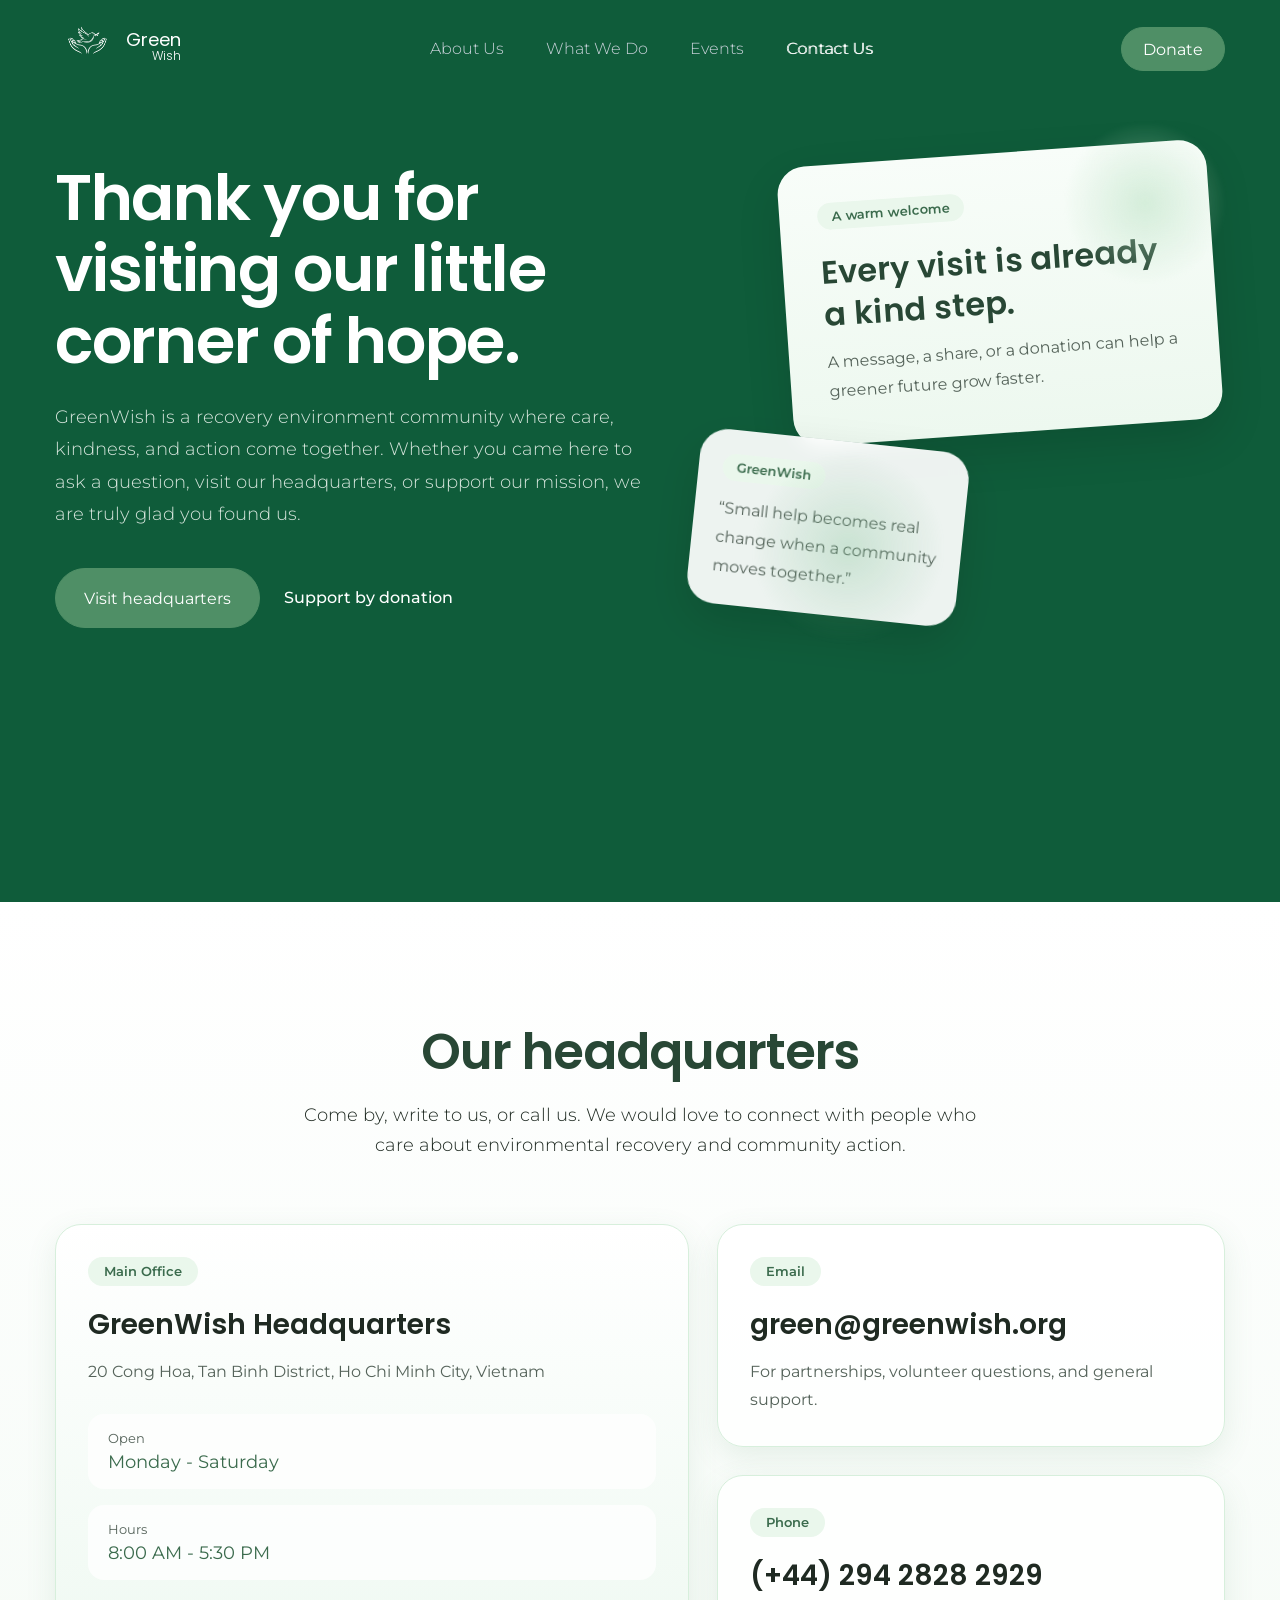
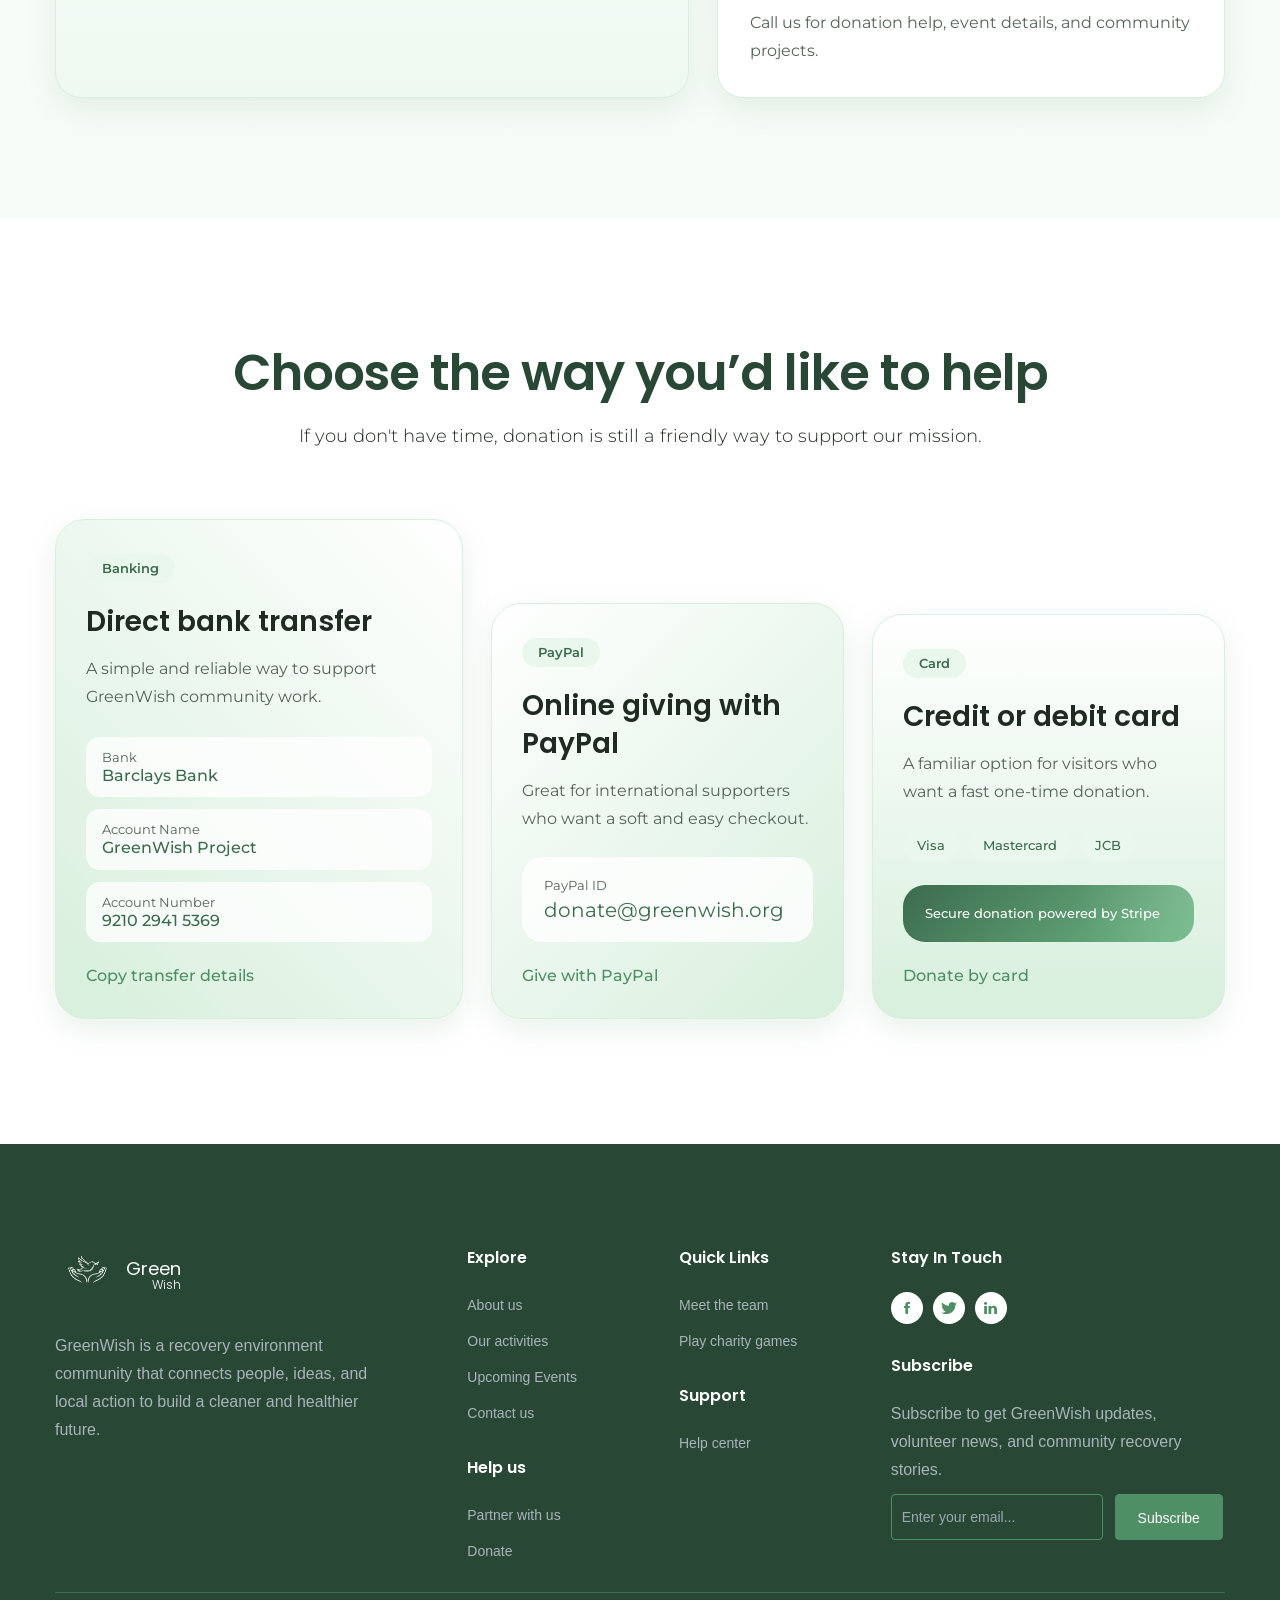
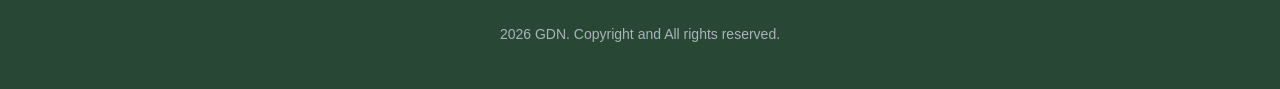
<file: contact.html>
<!doctype html>
<html lang="en">
    <head>
        <meta charset="UTF-8" />
        <meta name="viewport" content="width=device-width, initial-scale=1.0" />
        <title>GreenWish | Contact Us</title>
        <!-- meta data -->
        <meta name="description" content="Contact GreenWish for partnerships, volunteer support, event details, or donations. Visit our headquarters and choose how you'd like to help." />
        <meta name="keywords" content="contact GreenWish, environmental organisation contact, volunteer support, donations, GreenWish headquarters, partnership enquiries" />
        <meta name="author" content="Dang Gia Hung" />
        <meta name="robots" content="index, follow" />
        <!-- favicon -->
        <link rel="apple-touch-icon" sizes="57x57" href="./assets/favicon/apple-icon-57x57.png">
        <link rel="apple-touch-icon" sizes="60x60" href="./assets/favicon/apple-icon-60x60.png">
        <link rel="apple-touch-icon" sizes="72x72" href="./assets/favicon/apple-icon-72x72.png">
        <link rel="apple-touch-icon" sizes="76x76" href="./assets/favicon/apple-icon-76x76.png">
        <link rel="apple-touch-icon" sizes="114x114" href="./assets/favicon/apple-icon-114x114.png">
        <link rel="apple-touch-icon" sizes="120x120" href="./assets/favicon/apple-icon-120x120.png">
        <link rel="apple-touch-icon" sizes="144x144" href="./assets/favicon/apple-icon-144x144.png">
        <link rel="apple-touch-icon" sizes="152x152" href="./assets/favicon/apple-icon-152x152.png">
        <link rel="apple-touch-icon" sizes="180x180" href="./assets/favicon/apple-icon-180x180.png">
        <link rel="icon" type="image/png" sizes="192x192"  href="./assets/favicon/android-icon-192x192.png">
        <link rel="icon" type="image/png" sizes="32x32" href="./assets/favicon/favicon-32x32.png">
        <link rel="icon" type="image/png" sizes="96x96" href="./assets/favicon/favicon-96x96.png">
        <link rel="icon" type="image/png" sizes="16x16" href="./assets/favicon/favicon-16x16.png">
        <link rel="manifest" href="./assets/favicon/manifest.json">
        <meta name="msapplication-TileColor" content="#ffffff">
        <meta name="msapplication-TileImage" content="./assets/favicon/ms-icon-144x144.png">
        <meta name="theme-color" content="#ffffff">


        <!-- fonts -->
        <link rel="stylesheet" href="./assets/fonts/stylesheet.css" />
        <!-- reset css -->
        <link rel="stylesheet" href="./assets/css/reset.css" />
        <!-- common css -->
        <link rel="stylesheet" href="./assets/css/common.css" />
        <!-- style sheet -->
        <link rel="stylesheet" href="./assets/css/contact.css" />
    </head>
    <body>
        <!-- Header -->
        <header class="header">
            <div class="container">
                <!-- Header top -->
                <div class="header-top">
                    <!-- Logo -->
                    <a href="./index.html">
                        <div class="logo">
                            <img src="./assets/icons/logo-white.png" class="logo__circle"></img>
                            <span class="logo__text">
                                <span class="logo__brand">Green</span>
                                <span class="logo__brand logo__brand--small">
                                    Wish
                                </span>
                            </span>
                        </div>
                    </a>

                    <!-- Navbar -->
                    <nav class="navbar">
                        <ul class="navbar__list">
                            <li class="navbar__item">
                                <a href="./about.html" class="navbar__link">About Us</a>
                            </li>
                            <li class="navbar__item">
                                <a href="./activities.html" class="navbar__link">What We Do</a>
                            </li>
                            <li class="navbar__item">
                                <a href="./events.html" class="navbar__link"
                                    >Events</a
                                >
                            </li>
                            <li class="navbar__item">
                                <a href="./contact.html" class="navbar__link navbar__link--active">Contact Us</a>
                            </li>
                        </ul>
                    </nav>

                    <!-- Action -->
                    <div class="header-action">
                        <a href="./contact.html#donation" class="btn header-action__signup">
                            Donate
                        </a>
                    </div>
                </div>
        </header>
        <main>
            <!-- Creative thank-you hero -->
            <section class="contact-story">
                <div class="container">
                    <div class="contact-story__grid">
                        <div class="contact-story__content">
                            <h1 class="contact-story__heading">
                                Thank you for visiting our little corner of
                                hope.
                            </h1>
                            <p class="contact-story__desc">
                                GreenWish is a recovery environment community
                                where care, kindness, and action come together.
                                Whether you came here to ask a question, visit
                                our headquarters, or support our mission, we are
                                truly glad you found us.
                            </p>

                            <div class="contact-story__actions">
                                <a href="#hq" class="btn">Visit headquarters</a>
                                <a href="#donation" class="contact-story__link">
                                    Support by donation
                                </a>
                            </div>
                        </div>

                        <div class="contact-story__visual">
                            <div
                                class="contact-story__card contact-story__card--main"
                            >
                                <span class="contact-story__card-label"
                                    >A warm welcome</span
                                >
                                <h2 class="contact-story__card-title">
                                    Every visit is already a kind step.
                                </h2>
                                <p class="contact-story__card-text">
                                    A message, a share, or a donation can help a
                                    greener future grow faster.
                                </p>
                            </div>

                            <div
                                class="contact-story__card contact-story__card--floating"
                            >
                                <span class="contact-story__mini"
                                    >GreenWish</span
                                >
                                <p class="contact-story__quote">
                                    “Small help becomes real change when a
                                    community moves together.”
                                </p>
                            </div>

                            <div
                                class="contact-story__leaf contact-story__leaf--one"
                            ></div>
                            <div
                                class="contact-story__leaf contact-story__leaf--two"
                            ></div>
                        </div>
                    </div>
                </div>
            </section>

            <!-- Headquarters -->
            <section class="hq-showcase" id="hq">
                <div class="container">
                    <div class="hq-showcase__top">
                        <h2 class="section-heading">Our headquarters</h2>
                        <p class="section-desc hq-showcase__desc">
                            Come by, write to us, or call us. We would love to
                            connect with people who care about environmental
                            recovery and community action.
                        </p>
                    </div>

                    <div class="hq-showcase__grid">
                        <article
                            class="hq-showcase__panel hq-showcase__panel--primary"
                        >
                            <span class="hq-showcase__badge">Main Office</span>
                            <h3 class="hq-showcase__title">
                                GreenWish Headquarters
                            </h3>
                            <p class="hq-showcase__text">
                                20 Cong Hoa, Tan Binh District, Ho Chi Minh City, Vietnam
                            </p>

                            <div class="hq-showcase__details">
                                <div class="hq-showcase__detail">
                                    <span class="hq-showcase__label">Open</span>
                                    <strong class="hq-showcase__value">
                                        Monday - Saturday
                                    </strong>
                                </div>
                                <div class="hq-showcase__detail">
                                    <span class="hq-showcase__label"
                                        >Hours</span
                                    >
                                    <strong class="hq-showcase__value">
                                        8:00 AM - 5:30 PM
                                    </strong>
                                </div>
                            </div>
                        </article>

                        <article class="hq-showcase__panel">
                            <span class="hq-showcase__badge">Email</span>
                            <h3 class="hq-showcase__title">
                                green@greenwish.org
                            </h3>
                            <p class="hq-showcase__text">
                                For partnerships, volunteer questions, and
                                general support.
                            </p>
                        </article>

                        <article class="hq-showcase__panel">
                            <span class="hq-showcase__badge">Phone</span>
                            <h3 class="hq-showcase__title">
                                (+44) 294 2828 2929
                            </h3>
                            <p class="hq-showcase__text">
                                Call us for donation help, event details, and
                                community projects.
                            </p>
                        </article>

                    </div>
                </div>
            </section>

            <!-- Donation -->
            <section class="donation-hub" id="donation">
                <div class="container">
                    <div class="donation-hub__top">
                        <h2 class="section-heading">
                            Choose the way you’d like to help
                        </h2>
                        <p class="section-desc donation-hub__desc">
                            If you don't have time, donation is still a friendly way to support our mission.
                        </p>
                    </div>

                    <div class="donation-hub__layout">
                        <article class="donation-method donation-method--bank">
                            <div class="donation-method__head">
                                <span class="donation-method__badge"
                                    >Banking</span
                                >
                                <h3 class="donation-method__title">
                                    Direct bank transfer
                                </h3>
                            </div>

                            <p class="donation-method__text">
                                A simple and reliable way to support GreenWish
                                community work.
                            </p>

                            <div class="donation-method__info">
                                <div class="donation-method__row">
                                    <span class="donation-method__key"
                                        >Bank</span
                                    >
                                    <span class="donation-method__val"
                                        >Barclays Bank</span
                                    >
                                </div>
                                <div class="donation-method__row">
                                    <span class="donation-method__key"
                                        >Account Name</span
                                    >
                                    <span class="donation-method__val"
                                        >GreenWish Project</span
                                    >
                                </div>
                                <div class="donation-method__row">
                                    <span class="donation-method__key"
                                        >Account Number</span
                                    >
                                    <span class="donation-method__val"
                                        >9210 2941 5369</span
                                    >
                                </div>
                            </div>

                            <a href="#!" class="donation-method__action"
                                >Copy transfer details</a
                            >
                        </article>

                        <article class="donation-method donation-method--paypal"
                        >
                            <div class="donation-method__head">
                                <span class="donation-method__badge"
                                    >PayPal</span
                                >
                                <h3 class="donation-method__title">
                                    Online giving with PayPal
                                </h3>
                            </div>

                            <p class="donation-method__text">
                                Great for international supporters who want a
                                soft and easy checkout.
                            </p>

                            <div class="donation-method__paypal-box">
                                <span class="donation-method__paypal-label"
                                    >PayPal ID</span
                                >
                                <strong class="donation-method__paypal-value">
                                    donate@greenwish.org
                                </strong>
                            </div>

                            <a href="#!" class="donation-method__action"
                                >Give with PayPal</a
                            >
                        </article>

                        <article class="donation-method donation-method--card">
                            <div class="donation-method__head">
                                <span class="donation-method__badge">Card</span>
                                <h3 class="donation-method__title">
                                    Credit or debit card
                                </h3>
                            </div>

                            <p class="donation-method__text">
                                A familiar option for visitors who want a fast
                                one-time donation.
                            </p>

                            <div class="donation-method__chips">
                                <span class="donation-method__chip">Visa</span>
                                <span class="donation-method__chip"
                                    >Mastercard</span
                                >
                                <span class="donation-method__chip">JCB</span>
                            </div>

                            <div class="donation-method__mock-card">
                                <span class="donation-method__mock-label"
                                    >Secure donation powered by Stripe</span>
                            </div>

                            <a href="#!" class="donation-method__action"
                                >Donate by card</a
                            >
                        </article>

                        
                    </div>
                </div>
            </section>
        </main>

        <!-- Footer -->
        <footer class="footer">
            <div class="container">
                <div class="footer__row">
                    <div class="footer__column">
                        <!-- Logo -->
                        <a href="./index.html">
                        <div class="logo">
                            <img src="./assets/icons/logo-white.png" class="logo__circle"></img>
                            <span class="logo__text">
                                <span class="logo__brand">Green</span>
                                <span class="logo__brand logo__brand--small">
                                    Wish
                                </span>
                            </span>
                        </div>
                    </a>
                        <p class="footer__desc">
                            GreenWish is a recovery environment community that
                            connects people, ideas, and local action to build a
                            cleaner and healthier future.
                        
                        </p>
                    </div>
                    <div class="footer__column">
                        <h3 class="footer__heading">Explore</h3>
                        <ul class="footer__list">
                            <li class="footer__item">
                                <a href="./about.html" class="footer__link">
                                    About us
                                </a>
                            </li>
                            <li class="footer__item">
                                <a href="./activities.html" class="footer__link">
                                    Our activities
                                </a>
                            </li>
                            <li class="footer__item">
                                <a href="./events.html" class="footer__link">
                                    Upcoming Events
                                </a>
                            </li>
                            <li class="footer__item">
                                <a href="./contact.html" class="footer__link">
                                    Contact us
                                </a>
                            </li>
                        </ul>

                        <h3 class="footer__heading">Help us</h3>
                        <ul class="footer__list">
                            <li class="footer__item">
                                <a href="./contact.html#hq" class="footer__link">
                                    Partner with us
                                </a>
                            </li>
                            <li class="footer__item">
                                <a href="./contact.html#donation" class="footer__link">
                                    Donate
                                </a>
                            </li>
                        </ul>
                    </div>
                    <div class="footer__column">
                    <h3 class="footer__heading">Quick Links</h3>
                        <ul class="footer__list">
                            <li class="footer__item">
                                <a href="./about.html#team" class="footer__link">
                                    Meet the team
                                </a>
                            </li>
                            <li class="footer__item">
                                <a href="./events.html#charityGameHud" class="footer__link">
                                    Play charity games
                                </a>
                            </li>
                        </ul>

                        <h3 class="footer__heading">Support</h3>
                        <ul class="footer__list">
                            <li class="footer__item">
                                <a href="#!" class="footer__link">
                                    Help center
                                </a>
                            </li>
                        </ul>
                    </div>
                    <div class="footer__column">
                        <h3 class="footer__heading">Stay In Touch</h3>
                        <div class="footer__social">
                            <a href="#!" class="footer__social-btn">
                                <svg
                                    width="6"
                                    height="12"
                                    viewBox="0 0 6 12"
                                    fill="none"
                                    xmlns="http://www.w3.org/2000/svg"
                                >
                                    <path
                                        d="M3.98981 11.9358V6.0302H5.76473L6 3.9517H3.98981L3.9928 2.91132C3.9928 2.3692 4.0477 2.07885 4.87783 2.07885H5.98755V0H4.21224C2.07977 0 1.32931 1.00825 1.32931 2.70405V3.95186H0V6.03055H1.32931V11.8521C1.84718 11.9489 2.38257 12 2.93075 12C3.28487 12 3.63863 11.9786 3.98981 11.9358Z"
                                        fill="currentColor"
                                    />
                                </svg>
                            </a>
                            <a href="#!" class="footer__social-btn">
                                <svg
                                    width="16"
                                    height="12"
                                    viewBox="0 0 16 12"
                                    fill="none"
                                    xmlns="http://www.w3.org/2000/svg"
                                >
                                    <path
                                        d="M16 1.42062C15.405 1.66154 14.771 1.82123 14.11 1.89877C14.79 1.524 15.309 0.935077 15.553 0.225231C14.919 0.574154 14.219 0.820615 13.473 0.958154C12.871 0.366462 12.013 0 11.077 0C9.261 0 7.799 1.36062 7.799 3.02862C7.799 3.26862 7.821 3.49938 7.875 3.71908C5.148 3.59631 2.735 2.38985 1.114 0.552C0.831 1.00523 0.665 1.524 0.665 2.08246C0.665 3.13108 1.25 4.06062 2.122 4.59877C1.595 4.58954 1.078 4.44831 0.64 4.22585C0.64 4.23508 0.64 4.24708 0.64 4.25908C0.64 5.73046 1.777 6.95262 3.268 7.23415C3.001 7.30154 2.71 7.33385 2.408 7.33385C2.198 7.33385 1.986 7.32277 1.787 7.28215C2.212 8.48123 3.418 9.36277 4.852 9.39138C3.736 10.1972 2.319 10.6828 0.785 10.6828C0.516 10.6828 0.258 10.6717 0 10.6412C1.453 11.5062 3.175 12 5.032 12C11.068 12 14.368 7.38462 14.368 3.384C14.368 3.25015 14.363 3.12092 14.356 2.99262C15.007 2.56615 15.554 2.03354 16 1.42062Z"
                                        fill="currentColor"
                                    />
                                </svg>
                            </a>
                            <a href="#!" class="footer__social-btn">
                                <svg
                                    width="13"
                                    height="12"
                                    viewBox="0 0 13 12"
                                    fill="none"
                                    xmlns="http://www.w3.org/2000/svg"
                                >
                                    <path
                                        d="M0 1.39394C0 0.989891 0.146401 0.656558 0.439189 0.393939C0.731978 0.131309 1.11262 0 1.58108 0C2.04119 0 2.41344 0.129285 2.69788 0.387879C2.99066 0.654545 3.13707 1.00201 3.13707 1.4303C3.13707 1.81818 2.99486 2.14141 2.71042 2.4C2.41764 2.66667 2.03282 2.8 1.55598 2.8H1.54344C1.08333 2.8 0.711072 2.66667 0.426641 2.4C0.142209 2.13333 0 1.79798 0 1.39394ZM0.163127 12V3.90303H2.94884V12H0.163127ZM4.49228 12H7.27799V7.47879C7.27799 7.19595 7.31146 6.97777 7.37838 6.82424C7.49549 6.54949 7.67326 6.31716 7.91168 6.12727C8.1501 5.93737 8.44916 5.84242 8.80888 5.84242C9.74582 5.84242 10.2143 6.45252 10.2143 7.67273V12H13V7.35758C13 6.16161 12.7072 5.25455 12.1216 4.63636C11.536 4.01818 10.7622 3.70909 9.80019 3.70909C8.72104 3.70909 7.88031 4.15758 7.27799 5.05455V5.07879H7.26544L7.27799 5.05455V3.90303H4.49228C4.509 4.16161 4.51737 4.96565 4.51737 6.31515C4.51737 7.66464 4.509 9.55959 4.49228 12Z"
                                        fill="currentColor"
                                    />
                                </svg>
                            </a>
                        </div>

                        <h3 class="footer__heading">Subscribe</h3>

                        <p class="footer__desc">
                            Subscribe to get GreenWish updates, volunteer news,
                            and community recovery stories.
                        
                        </p>

                        <form class="footer-form" action="">
                            <input
                                class="footer-form__input"
                                type="email"
                                name="email"
                                id="email"
                                placeholder="Enter your email..."
                                required
                            />
                            <button
                                class="btn footer-form__submit"
                                type="submit"
                            >
                                Subscribe
                            </button>
                        </form>

                                            <div class="subscribe-popup" id="subscribePopup">
                        <div class="subscribe-popup__overlay"></div>
                        <div class="subscribe-popup__box">
                            <h3 class="subscribe-popup__title">Thank you</h3>
                            <p class="subscribe-popup__text">
                                We will inform you about the next GreenWish event.
                            </p>
                            <button class="subscribe-popup__btn" id="closePopup">Close</button>
                        </div>
                    </div>

                    <script src="./assets/js/popup.js"></script>
                    </div>
                </div>

                <div class="footer__copyright">
                    <p class="footer__copyright-text">
                        2026 GDN. Copyright and All rights reserved.
                    </p>
                </div>
            </div>
        </footer>
    </body>
</html>
</file>
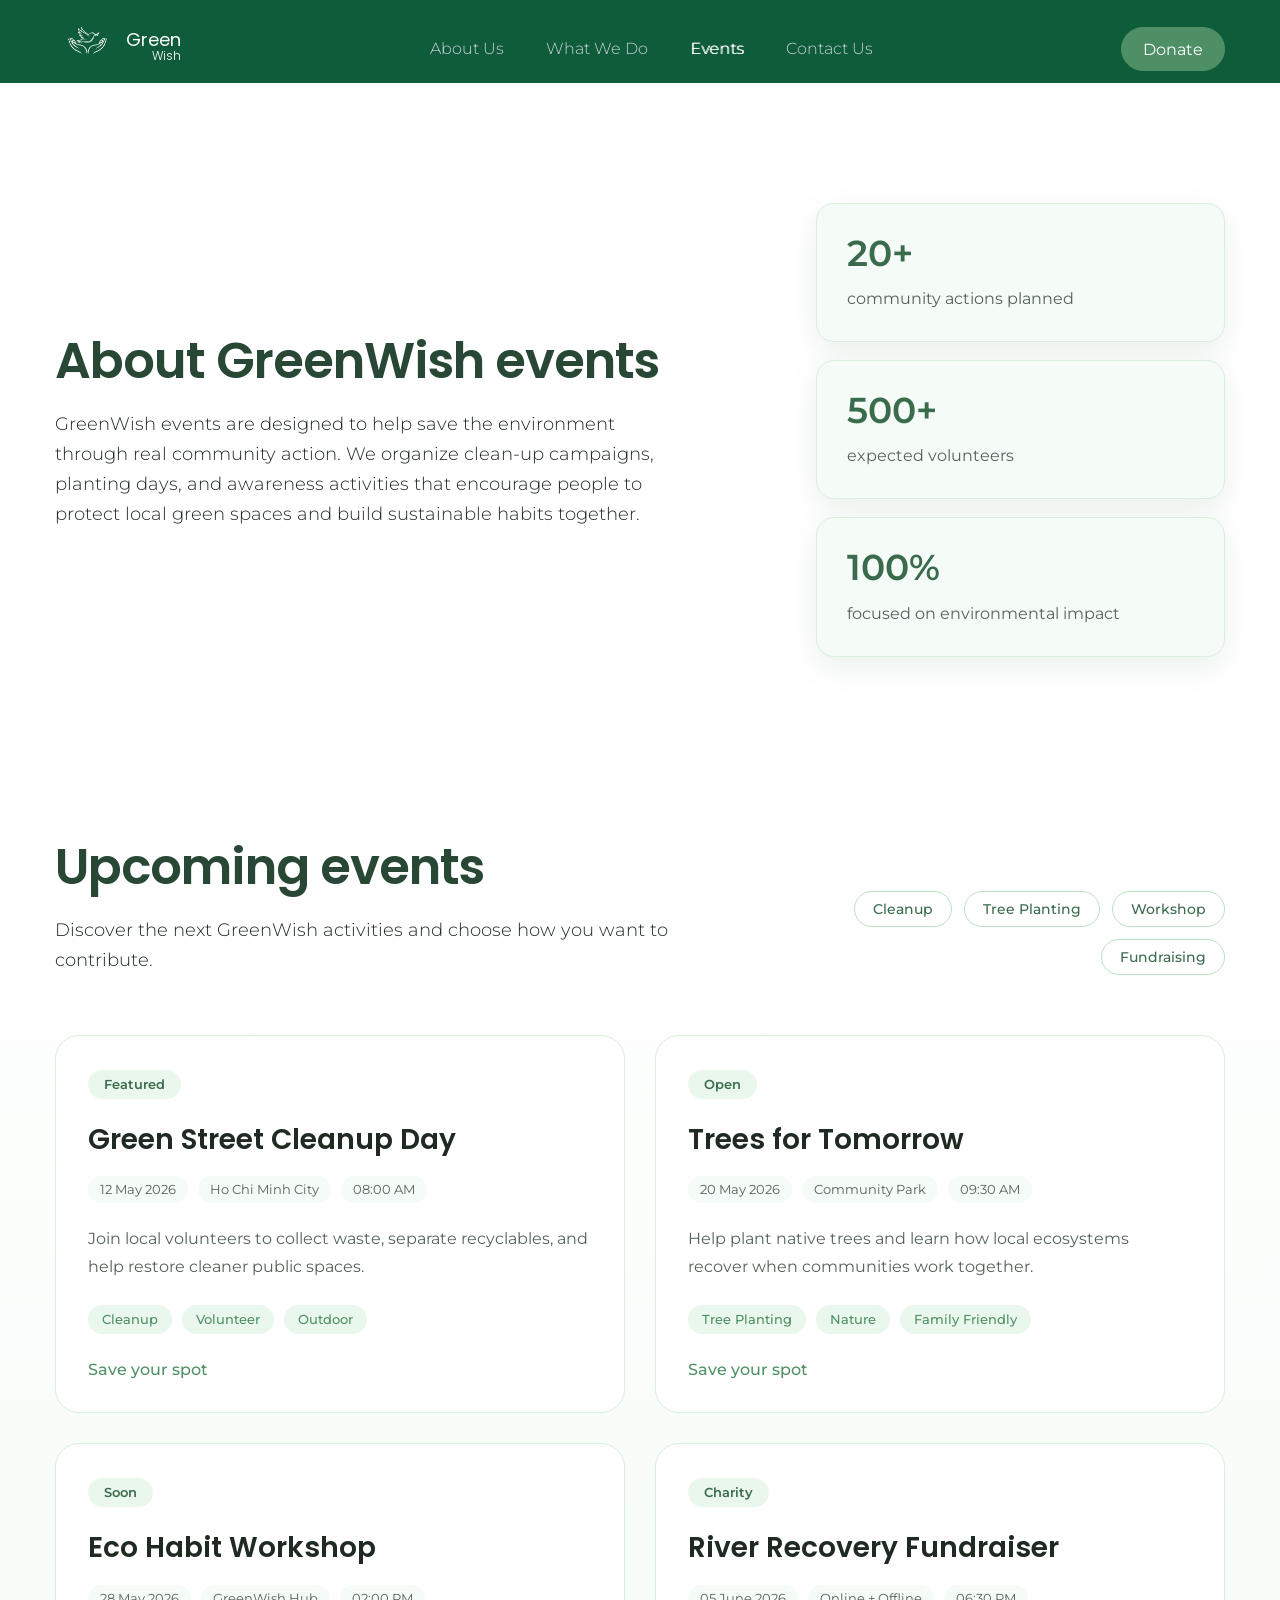
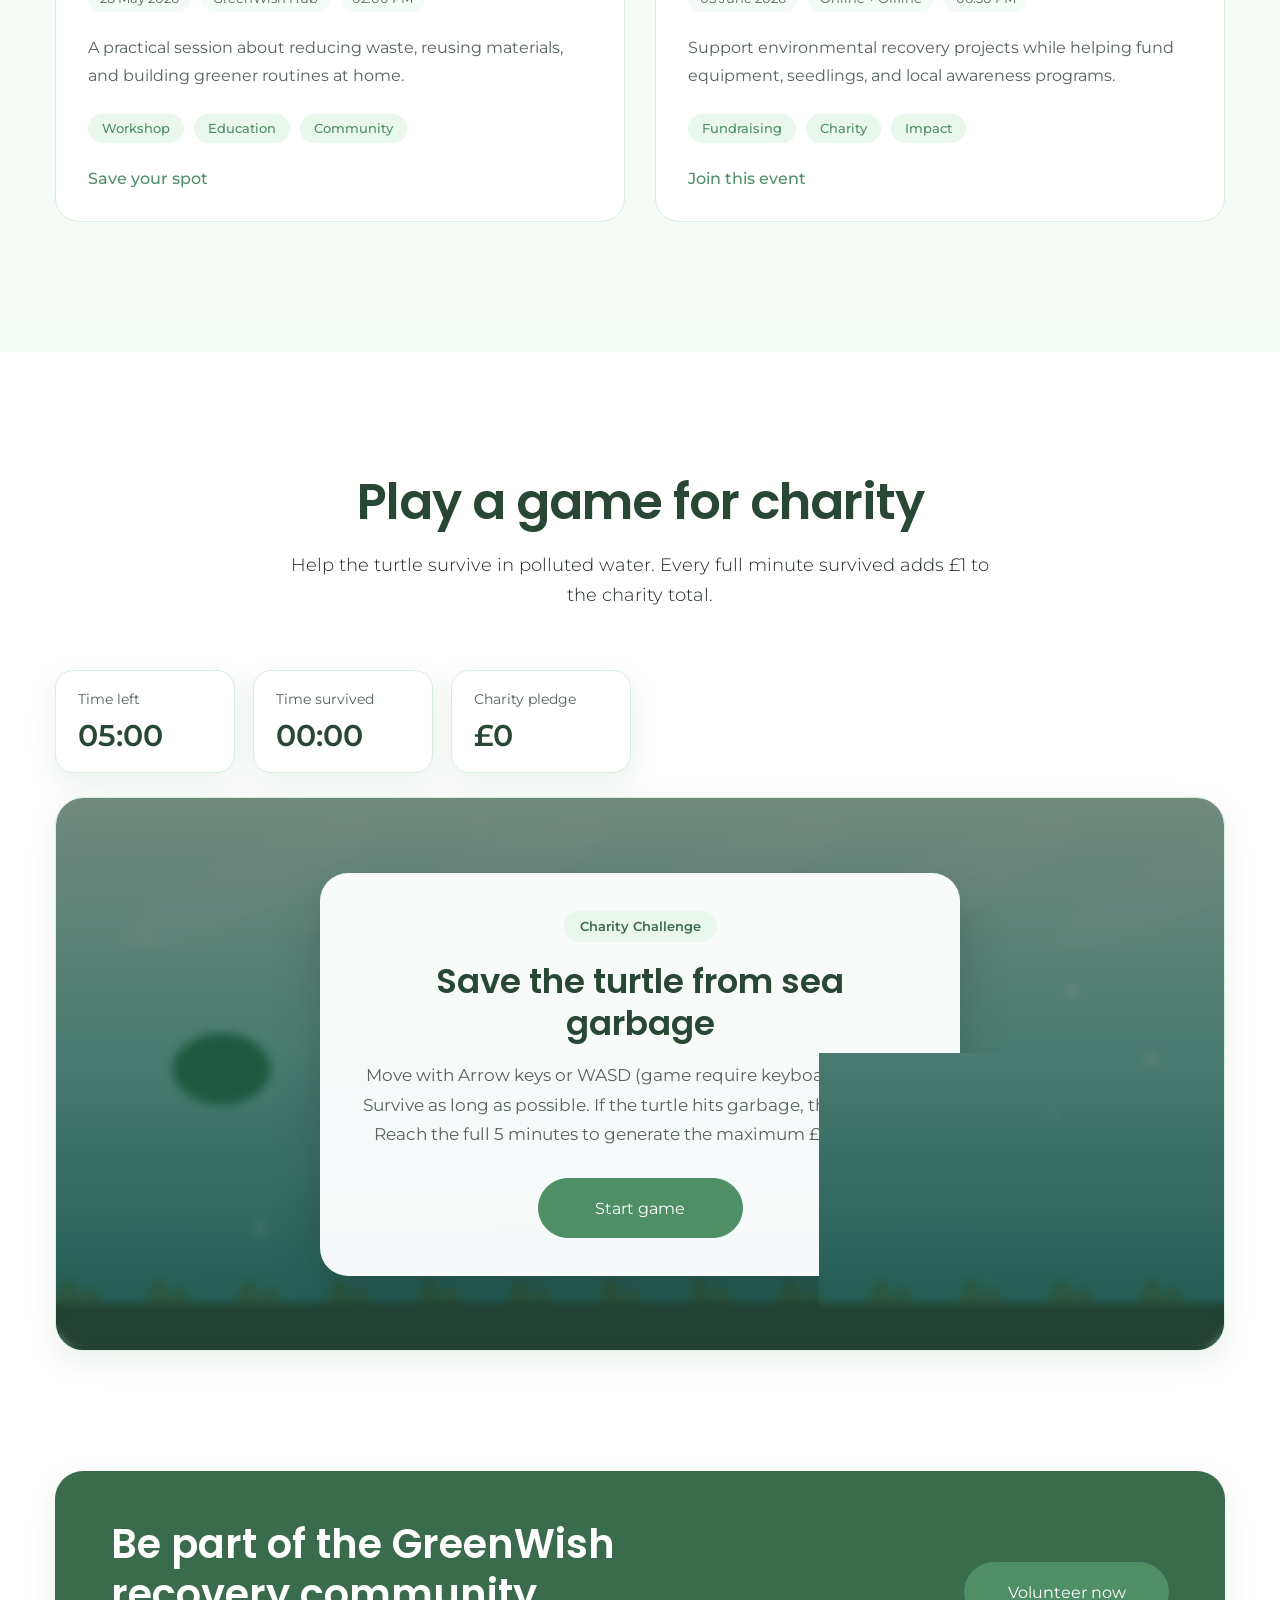
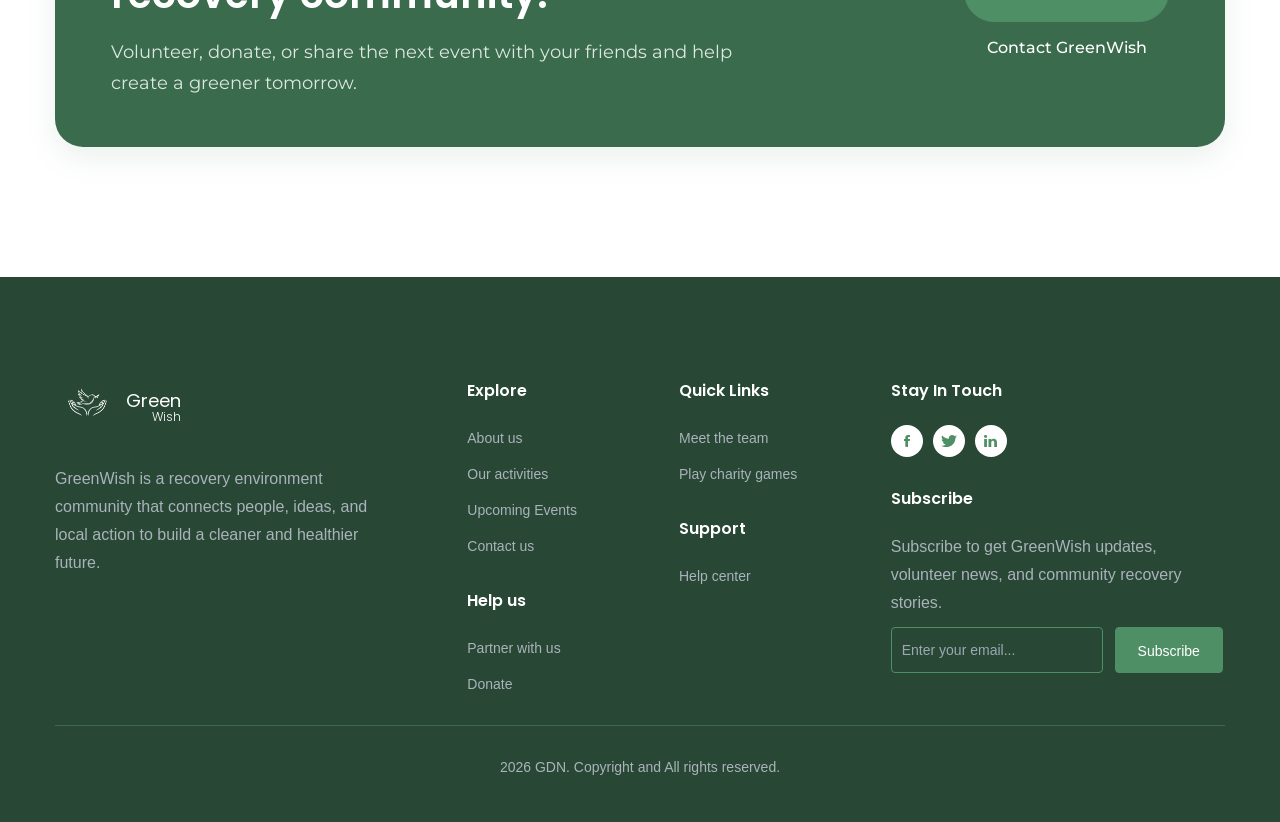
<file: events.html>
<!doctype html>
<html lang="en">
    <head>
        <meta charset="UTF-8" />
        <meta name="viewport" content="width=device-width, initial-scale=1.0" />
        <title>GreenWish | Events</title>
        <!-- meta data -->
        <meta name="description" content="Browse upcoming GreenWish events including cleanup days, tree planting, environmental workshops, and charity activities you can join." />
        <meta name="keywords" content="GreenWish events, cleanup event, tree planting, environmental workshop, charity event, volunteer events, community action" />
        <meta name="author" content="Dang Gia Hung" />
        <meta name="robots" content="index, follow" />

        <!-- favicon -->
        <link rel="apple-touch-icon" sizes="57x57" href="./assets/favicon/apple-icon-57x57.png">
        <link rel="apple-touch-icon" sizes="60x60" href="./assets/favicon/apple-icon-60x60.png">
        <link rel="apple-touch-icon" sizes="72x72" href="./assets/favicon/apple-icon-72x72.png">
        <link rel="apple-touch-icon" sizes="76x76" href="./assets/favicon/apple-icon-76x76.png">
        <link rel="apple-touch-icon" sizes="114x114" href="./assets/favicon/apple-icon-114x114.png">
        <link rel="apple-touch-icon" sizes="120x120" href="./assets/favicon/apple-icon-120x120.png">
        <link rel="apple-touch-icon" sizes="144x144" href="./assets/favicon/apple-icon-144x144.png">
        <link rel="apple-touch-icon" sizes="152x152" href="./assets/favicon/apple-icon-152x152.png">
        <link rel="apple-touch-icon" sizes="180x180" href="./assets/favicon/apple-icon-180x180.png">
        <link rel="icon" type="image/png" sizes="192x192"  href="./assets/favicon/android-icon-192x192.png">
        <link rel="icon" type="image/png" sizes="32x32" href="./assets/favicon/favicon-32x32.png">
        <link rel="icon" type="image/png" sizes="96x96" href="./assets/favicon/favicon-96x96.png">
        <link rel="icon" type="image/png" sizes="16x16" href="./assets/favicon/favicon-16x16.png">
        <link rel="manifest" href="./assets/favicon/manifest.json">
        <meta name="msapplication-TileColor" content="#ffffff">
        <meta name="msapplication-TileImage" content="./assets/favicon/ms-icon-144x144.png">
        <meta name="theme-color" content="#ffffff">

        <!-- fonts -->
        <link rel="stylesheet" href="./assets/fonts/stylesheet.css" />
        <!-- reset css -->
        <link rel="stylesheet" href="./assets/css/reset.css" />
        <!-- common css -->
        <link rel="stylesheet" href="./assets/css/common.css" />
        <!-- style sheet -->
        <link rel="stylesheet" href="./assets/css/events.css" />
    </head>
    <body>
        <!-- Header -->
        <header class="header">
            <div class="container">
                <div class="header-top">
                    <a href="./index.html">
                        <div class="logo">
                            <img
                                src="./assets/icons/logo-white.png"
                                alt="GreenWish logo"
                                class="logo__circle"
                            />
                            <span class="logo__text">
                                <span class="logo__brand">Green</span>
                                <span class="logo__brand logo__brand--small">
                                    Wish
                                </span>
                            </span>
                        </div>
                    </a>

                    <nav class="navbar">
                        <ul class="navbar__list">
                            <li class="navbar__item">
                                <a href="./about.html" class="navbar__link"
                                    >About Us</a
                                >
                            </li>
                            <li class="navbar__item">
                                <a
                                    href="./activities.html"
                                    class="navbar__link"
                                    >What We Do</a
                                >
                            </li>
                            <li class="navbar__item">
                                <a href="./events.html" class="navbar__link navbar__link--active"
                                    >Events</a
                                >
                            </li>
                            <li class="navbar__item">
                                <a
                                    href="./contact.html"
                                    class="navbar__link"
                                    >Contact Us</a
                                >
                            </li>
                        </ul>
                    </nav>

                    <div class="header-action">
                        <a href="./contact.html#donation" class="btn header-action__signup">
                            Donate
                        </a>
                    </div>
                </div>
            </div>
        </header>

        <main>
            <!-- Intro -->
            <section class="event-intro">
                <div class="container">
                    <div class="event-intro__inner">
                        <div class="event-intro__content">
                            <h2 class="section-heading">
                                About GreenWish events
                            </h2>
                            <p class="section-desc event-intro__desc">
                                GreenWish events are designed to help save the
                                environment through real community action. We
                                organize clean-up campaigns, planting days, and
                                awareness activities that encourage people to
                                protect local green spaces and build sustainable
                                habits together.
                            </p>
                        </div>

                        <div class="event-intro__stats">
                            <div class="event-intro__stat">
                                <strong class="event-intro__number">20+</strong>
                                <span class="event-intro__label"
                                    >community actions planned</span
                                >
                            </div>
                            <div class="event-intro__stat">
                                <strong class="event-intro__number"
                                    >500+</strong
                                >
                                <span class="event-intro__label"
                                    >expected volunteers</span
                                >
                            </div>
                            <div class="event-intro__stat">
                                <strong class="event-intro__number"
                                    >100%</strong
                                >
                                <span class="event-intro__label"
                                    >focused on environmental impact</span
                                >
                            </div>
                        </div>
                    </div>
                    <script src="./assets/js/increase_stats.js"></script>
                </div>
            </section>

            <!-- Upcoming events -->
            <section class="event-list" id="event-list">
                <div class="container">
                    <div class="event-list__top">
                        <div>
                            <h2 class="section-heading">Upcoming events</h2>
                            <p class="section-desc event-list__desc">
                                Discover the next GreenWish activities and
                                choose how you want to contribute.
                            </p>
                        </div>

                        <div class="event-list__tags">
                            <span class="event-list__tag">Cleanup</span>
                            <span class="event-list__tag">Tree Planting</span>
                            <span class="event-list__tag">Workshop</span>
                            <span class="event-list__tag">Fundraising</span>
                        </div>
                    </div>

                    <div class="event-list__grid">
                        <article class="event-card event-card">
                            <span class="event-card__badge">Featured</span>
                            <h3 class="event-card__title">
                                Green Street Cleanup Day
                            </h3>

                            <div class="event-card__meta">
                                <span class="event-card__meta-item"
                                    >12 May 2026</span
                                >
                                <span class="event-card__meta-item"
                                    >Ho Chi Minh City</span
                                >
                                <span class="event-card__meta-item"
                                    >08:00 AM</span
                                >
                            </div>

                            <p class="event-card__desc">
                                Join local volunteers to collect waste, separate
                                recyclables, and help restore cleaner public
                                spaces.
                            </p>

                            <div class="event-card__tags">
                                <span class="event-card__tag">Cleanup</span>
                                <span class="event-card__tag">Volunteer</span>
                                <span class="event-card__tag">Outdoor</span>
                            </div>

                            <a
                                href="#!"
                                class="event-card__link"
                                data-event-register-trigger
                            >
                                Save your spot
                            </a>
                        </article>

                        <article class="event-card">
                            <span class="event-card__badge">Open</span>
                            <h3 class="event-card__title">
                                Trees for Tomorrow
                            </h3>

                            <div class="event-card__meta">
                                <span class="event-card__meta-item"
                                    >20 May 2026</span
                                >
                                <span class="event-card__meta-item"
                                    >Community Park</span
                                >
                                <span class="event-card__meta-item"
                                    >09:30 AM</span
                                >
                            </div>

                            <p class="event-card__desc">
                                Help plant native trees and learn how local
                                ecosystems recover when communities work
                                together.
                            </p>

                            <div class="event-card__tags">
                                <span class="event-card__tag"
                                    >Tree Planting</span
                                >
                                <span class="event-card__tag">Nature</span>
                                <span class="event-card__tag"
                                    >Family Friendly</span
                                >
                            </div>

                            <a
                                href="#!"
                                class="event-card__link"
                                data-event-register-trigger
                            >
                                Save your spot
                            </a>
                        </article>

                        <article class="event-card">
                            <span class="event-card__badge">Soon</span>
                            <h3 class="event-card__title">
                                Eco Habit Workshop
                            </h3>

                            <div class="event-card__meta">
                                <span class="event-card__meta-item"
                                    >28 May 2026</span
                                >
                                <span class="event-card__meta-item"
                                    >GreenWish Hub</span
                                >
                                <span class="event-card__meta-item"
                                    >02:00 PM</span
                                >
                            </div>

                            <p class="event-card__desc">
                                A practical session about reducing waste,
                                reusing materials, and building greener routines
                                at home.
                            </p>

                            <div class="event-card__tags">
                                <span class="event-card__tag">Workshop</span>
                                <span class="event-card__tag">Education</span>
                                <span class="event-card__tag">Community</span>
                            </div>

                            <a
                                href="#!"
                                class="event-card__link"
                                data-event-register-trigger
                            >
                                Save your spot
                            </a>
                        </article>

                        <article class="event-card">
                            <span class="event-card__badge">Charity</span>
                            <h3 class="event-card__title">
                                River Recovery Fundraiser
                            </h3>

                            <div class="event-card__meta">
                                <span class="event-card__meta-item"
                                    >05 June 2026</span
                                >
                                <span class="event-card__meta-item"
                                    >Online + Offline</span
                                >
                                <span class="event-card__meta-item"
                                    >06:30 PM</span
                                >
                            </div>

                            <p class="event-card__desc">
                                Support environmental recovery projects while
                                helping fund equipment, seedlings, and local
                                awareness programs.
                            </p>

                            <div class="event-card__tags">
                                <span class="event-card__tag">Fundraising</span>
                                <span class="event-card__tag">Charity</span>
                                <span class="event-card__tag">Impact</span>
                            </div>

                            <a
                                href="#!"
                                class="event-card__link"
                                data-event-register-trigger
                            >
                                Join this event
                            </a>
                        </article>
                    </div>
                </div>
            </section>

            <!-- Game placeholder -->
            <section class="game-charity" id="game-charity">
                <div class="container">
                    <div class="game-charity__top">
                        <h2 class="section-heading">Play a game for charity</h2>
                        <p class="section-desc game-charity__desc">
                            Help the turtle survive in polluted water. Every
                            full minute survived adds <strong>£1</strong> to the
                            charity total.
                        </p>
                    </div>

                    <div class="charity-game">
                        <div class="charity-game__hud" id="charityGameHud">
                            <div class="charity-game__stat">
                                <span class="charity-game__stat-label"
                                    >Time left</span
                                >
                                <strong
                                    class="charity-game__stat-value"
                                    id="charityGameCountdown"
                                >
                                    05:00
                                </strong>
                            </div>

                            <div class="charity-game__stat">
                                <span class="charity-game__stat-label"
                                    >Time survived</span
                                >
                                <strong
                                    class="charity-game__stat-value"
                                    id="charityGameSurvived"
                                >
                                    00:00
                                </strong>
                            </div>

                            <div class="charity-game__stat">
                                <span class="charity-game__stat-label"
                                    >Charity pledge</span
                                >
                                <strong
                                    class="charity-game__stat-value"
                                    id="charityGamePounds"
                                >
                                    £0
                                </strong>
                            </div>
                        </div>

                        <div class="charity-game__stage">
                            <canvas id="charityGameCanvas" class="charity-game__canvas" width="1100" height="520"></canvas>

                            <div class="charity-game__overlay" id="charityGameStart">
                                <div class="charity-game__panel">
                                    <span class="charity-game__badge"
                                        >Charity Challenge</span
                                    >
                                    <h3 class="charity-game__panel-title">
                                        Save the turtle from sea garbage
                                    </h3>
                                    <p class="charity-game__panel-desc">
                                        Move with <strong>Arrow keys</strong> or
                                        <strong>WASD</strong> (game require keyboard to play). Survive as long
                                        as possible. If the turtle hits garbage,
                                        the run ends. Reach the full 5 minutes
                                        to generate the maximum
                                        <strong>£5</strong> per user.
                                    </p>
                                    <button
                                        type="button"
                                        class="btn charity-game__start-btn"
                                        id="charityGameStartBtn"
                                    >
                                        Start game
                                    </button>
                                </div>
                            </div>

                            <div
                                class="charity-game__result"
                                id="charityGameResult"
                                hidden
                            >
                                <div
                                    class="charity-game__panel charity-game__panel--result"
                                >
                                    <span class="charity-game__badge" id="charityGameResultBadge">
                                        Run complete
                                    </span>

                                    <h3
                                        class="charity-game__panel-title"
                                        id="charityGameResultTitle"
                                    >
                                        Great effort!
                                    </h3>

                                    <p
                                        class="charity-game__panel-desc"
                                        id="charityGameResultText"
                                    >
                                        You kept the turtle safe and generated
                                        support for charity.
                                    </p>

                                    <div class="charity-game__result-grid">
                                        <div class="charity-game__result-item">
                                            <span
                                                class="charity-game__result-label"
                                            >
                                                Time survived
                                            </span>
                                            <strong
                                                class="charity-game__result-value"
                                                id="charityGameResultTime"
                                            >
                                                00:00
                                            </strong>
                                        </div>

                                        <div class="charity-game__result-item">
                                            <span
                                                class="charity-game__result-label"
                                            >
                                                Charity pledge
                                            </span>
                                            <strong
                                                class="charity-game__result-value"
                                                id="charityGameResultPounds"
                                            >
                                                £0
                                            </strong>
                                        </div>
                                    </div>

                                    <div class="charity-game__actions">
                                        <button
                                            type="button"
                                            class="btn"
                                            id="charityGameRestartBtn"
                                        >
                                            Play again
                                        </button>

                                        <a
                                            href="#"
                                            target="_blank"
                                            rel="noopener noreferrer"
                                            class="btn charity-game__invite-link"
                                            id="charityGameInvite"
                                        >
                                            Invite a friend to play
                                        </a>

                                        <button
                                            type="button"
                                            class="charity-game__secondary-btn"
                                            id="charityGameCopyBtn"
                                        >
                                            Copy challenge link
                                        </button>
                                    </div>
                                </div>
                            </div>
                        </div>
                    </div>
                </div>

                <script src="./assets/js/charity_game.js" defer></script>
            </section>

            <!-- CTA -->
            <section class="event-cta"><!-- Semantic section for the event call-to-action area, helping define page structure for SEO -->
                <div class="container"> <!-- put container help limit max width to 1200px -->
                    <div class="event-cta__inner"> <!-- BEM block wrapper used to group and display the content and action elements in a row -->
                        <div class="event-cta__content"> <!-- Content area for the main heading and supporting description -->
                            <h2 class="event-cta__heading"> <!-- Section heading describing the main purpose of this CTA block -->
                                Be part of the GreenWish recovery community.
                            </h2>
                            <p class="event-cta__desc"> <!-- Short paragraph that encourages users to take part in the project -->
                                Volunteer, donate, or share the next event with
                                your friends and help create a greener tomorrow.
                            </p>
                        </div>
                        <div class="event-cta__actions"> <!-- Action area containing primary and secondary navigation links -->
                            <a href="./events.html#event-list" class="btn">Volunteer now</a> <!-- Primary CTA button link-->
                            <a href="./contact.html#hq" class="event-cta__link">Contact GreenWish</a> <!-- Secondary text link-->
                        </div>
                    </div>
                </div>
            </section>
        </main>

        <div
            class="subscribe-popup event-register-popup"
            id="eventRegisterPopup"
            aria-hidden="true"
        >
            <div class="subscribe-popup__overlay"></div>
            <div
                class="subscribe-popup__box event-register-popup__box"
                role="dialog"
                aria-modal="true"
                aria-labelledby="eventRegisterTitle"
            >
                <button
                    type="button"
                    class="event-register-popup__close"
                    id="eventRegisterClose"
                    aria-label="Close event registration"
                >
                    &times;
                </button>

                <div id="eventRegisterFormView">
                    <h3 class="subscribe-popup__title" id="eventRegisterTitle">
                        Save your spot
                    </h3>
                    <p class="subscribe-popup__text">
                        Enter your email to register for this GreenWish event.
                    </p>

                    <form class="event-register-form" id="eventRegisterForm">
                        <label
                            class="event-register-form__label"
                            for="eventRegisterEmail"
                        >
                            Email address
                        </label>
                        <input
                            class="event-register-form__input"
                            type="email"
                            name="event-email"
                            id="eventRegisterEmail"
                            placeholder="Enter your email..."
                            required
                        />
                        <button
                            class="btn event-register-form__submit"
                            type="submit"
                        >
                            Submit
                        </button>
                    </form>
                </div>

                <div class="event-register-popup__success" id="eventRegisterSuccess" hidden>
                    <h3 class="subscribe-popup__title">Thank you</h3>
                    <p class="subscribe-popup__text">
                        Thank for register, we will provide event detail in your
                        email.
                    </p>
                    <button
                        class="subscribe-popup__btn"
                        type="button"
                        id="eventRegisterDone"
                    >
                        Close
                    </button>
                </div>
            </div>
        </div>

        <!-- Footer -->
        <footer class="footer">
            <div class="container">
                <div class="footer__row">
                    <div class="footer__column">
                        <!-- Logo -->
                        <a href="./index.html">
                        <div class="logo">
                            <img src="./assets/icons/logo-white.png" class="logo__circle"></img>
                            <span class="logo__text">
                                <span class="logo__brand">Green</span>
                                <span class="logo__brand logo__brand--small">
                                    Wish
                                </span>
                            </span>
                        </div>
                    </a>
                        <p class="footer__desc">
                            GreenWish is a recovery environment community that
                            connects people, ideas, and local action to build a
                            cleaner and healthier future.
                        
                        </p>
                    </div>
                    <div class="footer__column">
                        <h3 class="footer__heading">Explore</h3>
                        <ul class="footer__list">
                            <li class="footer__item">
                                <a href="./about.html" class="footer__link">
                                    About us
                                </a>
                            </li>
                            <li class="footer__item">
                                <a href="./activities.html" class="footer__link">
                                    Our activities
                                </a>
                            </li>
                            <li class="footer__item">
                                <a href="./events.html" class="footer__link">
                                    Upcoming Events
                                </a>
                            </li>
                            <li class="footer__item">
                                <a href="./contact.html" class="footer__link">
                                    Contact us
                                </a>
                            </li>
                        </ul>

                        <h3 class="footer__heading">Help us</h3>
                        <ul class="footer__list">
                            <li class="footer__item">
                                <a href="./contact.html#hq" class="footer__link">
                                    Partner with us
                                </a>
                            </li>
                            <li class="footer__item">
                                <a href="./contact.html#donation" class="footer__link">
                                    Donate
                                </a>
                            </li>
                        </ul>
                    </div>
                    <div class="footer__column">
                    <h3 class="footer__heading">Quick Links</h3>
                        <ul class="footer__list">
                            <li class="footer__item">
                                <a href="./about.html#team" class="footer__link">
                                    Meet the team
                                </a>
                            </li>
                            <li class="footer__item">
                                <a href="./events.html#charityGameHud" class="footer__link">
                                    Play charity games
                                </a>
                            </li>
                        </ul>

                        <h3 class="footer__heading">Support</h3>
                        <ul class="footer__list">
                            <li class="footer__item">
                                <a href="#!" class="footer__link">
                                    Help center
                                </a>
                            </li>
                        </ul>
                    </div>
                    <div class="footer__column">
                        <h3 class="footer__heading">Stay In Touch</h3>
                        <div class="footer__social">
                            <a href="#!" class="footer__social-btn">
                                <svg
                                    width="6"
                                    height="12"
                                    viewBox="0 0 6 12"
                                    fill="none"
                                    xmlns="http://www.w3.org/2000/svg"
                                >
                                    <path
                                        d="M3.98981 11.9358V6.0302H5.76473L6 3.9517H3.98981L3.9928 2.91132C3.9928 2.3692 4.0477 2.07885 4.87783 2.07885H5.98755V0H4.21224C2.07977 0 1.32931 1.00825 1.32931 2.70405V3.95186H0V6.03055H1.32931V11.8521C1.84718 11.9489 2.38257 12 2.93075 12C3.28487 12 3.63863 11.9786 3.98981 11.9358Z"
                                        fill="currentColor"
                                    />
                                </svg>
                            </a>
                            <a href="#!" class="footer__social-btn">
                                <svg
                                    width="16"
                                    height="12"
                                    viewBox="0 0 16 12"
                                    fill="none"
                                    xmlns="http://www.w3.org/2000/svg"
                                >
                                    <path
                                        d="M16 1.42062C15.405 1.66154 14.771 1.82123 14.11 1.89877C14.79 1.524 15.309 0.935077 15.553 0.225231C14.919 0.574154 14.219 0.820615 13.473 0.958154C12.871 0.366462 12.013 0 11.077 0C9.261 0 7.799 1.36062 7.799 3.02862C7.799 3.26862 7.821 3.49938 7.875 3.71908C5.148 3.59631 2.735 2.38985 1.114 0.552C0.831 1.00523 0.665 1.524 0.665 2.08246C0.665 3.13108 1.25 4.06062 2.122 4.59877C1.595 4.58954 1.078 4.44831 0.64 4.22585C0.64 4.23508 0.64 4.24708 0.64 4.25908C0.64 5.73046 1.777 6.95262 3.268 7.23415C3.001 7.30154 2.71 7.33385 2.408 7.33385C2.198 7.33385 1.986 7.32277 1.787 7.28215C2.212 8.48123 3.418 9.36277 4.852 9.39138C3.736 10.1972 2.319 10.6828 0.785 10.6828C0.516 10.6828 0.258 10.6717 0 10.6412C1.453 11.5062 3.175 12 5.032 12C11.068 12 14.368 7.38462 14.368 3.384C14.368 3.25015 14.363 3.12092 14.356 2.99262C15.007 2.56615 15.554 2.03354 16 1.42062Z"
                                        fill="currentColor"
                                    />
                                </svg>
                            </a>
                            <a href="#!" class="footer__social-btn">
                                <svg
                                    width="13"
                                    height="12"
                                    viewBox="0 0 13 12"
                                    fill="none"
                                    xmlns="http://www.w3.org/2000/svg"
                                >
                                    <path
                                        d="M0 1.39394C0 0.989891 0.146401 0.656558 0.439189 0.393939C0.731978 0.131309 1.11262 0 1.58108 0C2.04119 0 2.41344 0.129285 2.69788 0.387879C2.99066 0.654545 3.13707 1.00201 3.13707 1.4303C3.13707 1.81818 2.99486 2.14141 2.71042 2.4C2.41764 2.66667 2.03282 2.8 1.55598 2.8H1.54344C1.08333 2.8 0.711072 2.66667 0.426641 2.4C0.142209 2.13333 0 1.79798 0 1.39394ZM0.163127 12V3.90303H2.94884V12H0.163127ZM4.49228 12H7.27799V7.47879C7.27799 7.19595 7.31146 6.97777 7.37838 6.82424C7.49549 6.54949 7.67326 6.31716 7.91168 6.12727C8.1501 5.93737 8.44916 5.84242 8.80888 5.84242C9.74582 5.84242 10.2143 6.45252 10.2143 7.67273V12H13V7.35758C13 6.16161 12.7072 5.25455 12.1216 4.63636C11.536 4.01818 10.7622 3.70909 9.80019 3.70909C8.72104 3.70909 7.88031 4.15758 7.27799 5.05455V5.07879H7.26544L7.27799 5.05455V3.90303H4.49228C4.509 4.16161 4.51737 4.96565 4.51737 6.31515C4.51737 7.66464 4.509 9.55959 4.49228 12Z"
                                        fill="currentColor"
                                    />
                                </svg>
                            </a>
                        </div>

                        <h3 class="footer__heading">Subscribe</h3>

                        <p class="footer__desc">
                            Subscribe to get GreenWish updates, volunteer news,
                            and community recovery stories.
                        
                        </p>

                        <form class="footer-form" action="">
                            <input
                                class="footer-form__input"
                                type="email"
                                name="email"
                                id="email"
                                placeholder="Enter your email..."
                                required
                            />
                            <button
                                class="btn footer-form__submit"
                                type="submit"
                            >
                                Subscribe
                            </button>
                        </form>
                    <div class="subscribe-popup" id="subscribePopup">
                        <div class="subscribe-popup__overlay"></div>
                        <div class="subscribe-popup__box">
                            <h3 class="subscribe-popup__title">Thank you</h3>
                            <p class="subscribe-popup__text">
                                We will inform you about the next GreenWish event.
                            </p>
                            <button class="subscribe-popup__btn" id="closePopup">Close</button>
                        </div>
                    </div>

                    <script src="./assets/js/popup.js"></script>
                        
                    </div>
                </div>

                <div class="footer__copyright">
                    <p class="footer__copyright-text">
                        2026 GDN. Copyright and All rights reserved.
                    </p>
                </div>
            </div>
        </footer>
    </body>
</html>
</file>
<file: assets/fonts/stylesheet.css>
/* using https://transfonter.org/  to generate font files */

/* ======= Poppins Font ======= */

@font-face {
    font-family: "Poppins";
    src:
        url("Poppins/Poppins-Black.woff2") format("woff2"),
        url("Poppins/Poppins-Black.woff") format("woff");
    font-weight: 900;
    font-style: normal;
    font-display: swap;
}

@font-face {
    font-family: "Poppins";
    src:
        url("Poppins/Poppins-BlackItalic.woff2") format("woff2"),
        url("Poppins/Poppins-BlackItalic.woff") format("woff");
    font-weight: 900;
    font-style: italic;
    font-display: swap;
}

@font-face {
    font-family: "Poppins";
    src:
        url("Poppins/Poppins-Bold.woff2") format("woff2"),
        url("Poppins/Poppins-Bold.woff") format("woff");
    font-weight: bold;
    font-style: normal;
    font-display: swap;
}

@font-face {
    font-family: "Poppins";
    src:
        url("Poppins/Poppins-BoldItalic.woff2") format("woff2"),
        url("Poppins/Poppins-BoldItalic.woff") format("woff");
    font-weight: bold;
    font-style: italic;
    font-display: swap;
}

@font-face {
    font-family: "Poppins";
    src:
        url("Poppins/Poppins-ExtraBold.woff2") format("woff2"),
        url("Poppins/Poppins-ExtraBold.woff") format("woff");
    font-weight: bold;
    font-style: normal;
    font-display: swap;
}

@font-face {
    font-family: "Poppins";
    src:
        url("Poppins/Poppins-ExtraBoldItalic.woff2") format("woff2"),
        url("Poppins/Poppins-ExtraBoldItalic.woff") format("woff");
    font-weight: bold;
    font-style: italic;
    font-display: swap;
}

@font-face {
    font-family: "Poppins";
    src:
        url("Poppins/Poppins-ExtraLight.woff2") format("woff2"),
        url("Poppins/Poppins-ExtraLight.woff") format("woff");
    font-weight: 200;
    font-style: normal;
    font-display: swap;
}

@font-face {
    font-family: "Poppins";
    src:
        url("Poppins/Poppins-ExtraLightItalic.woff2") format("woff2"),
        url("Poppins/Poppins-ExtraLightItalic.woff") format("woff");
    font-weight: 200;
    font-style: italic;
    font-display: swap;
}

@font-face {
    font-family: "Poppins";
    src:
        url("Poppins/Poppins-Italic.woff2") format("woff2"),
        url("Poppins/Poppins-Italic.woff") format("woff");
    font-weight: normal;
    font-style: italic;
    font-display: swap;
}

@font-face {
    font-family: "Poppins";
    src:
        url("Poppins/Poppins-Light.woff2") format("woff2"),
        url("Poppins/Poppins-Light.woff") format("woff");
    font-weight: 300;
    font-style: normal;
    font-display: swap;
}

@font-face {
    font-family: "Poppins";
    src:
        url("Poppins/Poppins-LightItalic.woff2") format("woff2"),
        url("Poppins/Poppins-LightItalic.woff") format("woff");
    font-weight: 300;
    font-style: italic;
    font-display: swap;
}

@font-face {
    font-family: "Poppins";
    src:
        url("Poppins/Poppins-Medium.woff2") format("woff2"),
        url("Poppins/Poppins-Medium.woff") format("woff");
    font-weight: 500;
    font-style: normal;
    font-display: swap;
}

@font-face {
    font-family: "Poppins";
    src:
        url("Poppins/Poppins-MediumItalic.woff2") format("woff2"),
        url("Poppins/Poppins-MediumItalic.woff") format("woff");
    font-weight: 500;
    font-style: italic;
    font-display: swap;
}

@font-face {
    font-family: "Poppins";
    src:
        url("Poppins/Poppins-Regular.woff2") format("woff2"),
        url("Poppins/Poppins-Regular.woff") format("woff");
    font-weight: normal;
    font-style: normal;
    font-display: swap;
}

@font-face {
    font-family: "Poppins";
    src:
        url("Poppins/Poppins-SemiBold.woff2") format("woff2"),
        url("Poppins/Poppins-SemiBold.woff") format("woff");
    font-weight: 600;
    font-style: normal;
    font-display: swap;
}

@font-face {
    font-family: "Poppins";
    src:
        url("Poppins/Poppins-SemiBoldItalic.woff2") format("woff2"),
        url("Poppins/Poppins-SemiBoldItalic.woff") format("woff");
    font-weight: 600;
    font-style: italic;
    font-display: swap;
}

@font-face {
    font-family: "Poppins";
    src:
        url("Poppins/Poppins-Thin.woff2") format("woff2"),
        url("Poppins/Poppins-Thin.woff") format("woff");
    font-weight: 100;
    font-style: normal;
    font-display: swap;
}

@font-face {
    font-family: "Poppins";
    src:
        url("Poppins/Poppins-ThinItalic.woff2") format("woff2"),
        url("Poppins/Poppins-ThinItalic.woff") format("woff");
    font-weight: 100;
    font-style: italic;
    font-display: swap;
}

/* ======================= montserrat font ======================== */

@font-face {
    font-family: "Montserrat";
    src:
        url("Montserrat/Montserrat-Black.woff2") format("woff2"),
        url("Montserrat/Montserrat-Black.woff") format("woff");
    font-weight: 900;
    font-style: normal;
    font-display: swap;
}

@font-face {
    font-family: "Montserrat";
    src:
        url("Montserrat/Montserrat-BlackItalic.woff2") format("woff2"),
        url("Montserrat/Montserrat-BlackItalic.woff") format("woff");
    font-weight: 900;
    font-style: italic;
    font-display: swap;
}

@font-face {
    font-family: "Montserrat";
    src:
        url("Montserrat/Montserrat-Bold.woff2") format("woff2"),
        url("Montserrat/Montserrat-Bold.woff") format("woff");
    font-weight: bold;
    font-style: normal;
    font-display: swap;
}

@font-face {
    font-family: "Montserrat";
    src:
        url("Montserrat/Montserrat-BoldItalic.woff2") format("woff2"),
        url("Montserrat/Montserrat-BoldItalic.woff") format("woff");
    font-weight: bold;
    font-style: italic;
    font-display: swap;
}

@font-face {
    font-family: "Montserrat";
    src:
        url("Montserrat/Montserrat-ExtraBold.woff2") format("woff2"),
        url("Montserrat/Montserrat-ExtraBold.woff") format("woff");
    font-weight: bold;
    font-style: normal;
    font-display: swap;
}

@font-face {
    font-family: "Montserrat";
    src:
        url("Montserrat/Montserrat-ExtraBoldItalic.woff2") format("woff2"),
        url("Montserrat/Montserrat-ExtraBoldItalic.woff") format("woff");
    font-weight: bold;
    font-style: italic;
    font-display: swap;
}

@font-face {
    font-family: "Montserrat";
    src:
        url("Montserrat/Montserrat-ExtraLight.woff2") format("woff2"),
        url("Montserrat/Montserrat-ExtraLight.woff") format("woff");
    font-weight: 200;
    font-style: normal;
    font-display: swap;
}

@font-face {
    font-family: "Montserrat";
    src:
        url("Montserrat/Montserrat-ExtraLightItalic.woff2") format("woff2"),
        url("Montserrat/Montserrat-ExtraLightItalic.woff") format("woff");
    font-weight: 200;
    font-style: italic;
    font-display: swap;
}

@font-face {
    font-family: "Montserrat";
    src:
        url("Montserrat/Montserrat-Italic.woff2") format("woff2"),
        url("Montserrat/Montserrat-Italic.woff") format("woff");
    font-weight: normal;
    font-style: italic;
    font-display: swap;
}

@font-face {
    font-family: "Montserrat";
    src:
        url("Montserrat/Montserrat-Light.woff2") format("woff2"),
        url("Montserrat/Montserrat-Light.woff") format("woff");
    font-weight: 300;
    font-style: normal;
    font-display: swap;
}

@font-face {
    font-family: "Montserrat";
    src:
        url("Montserrat/Montserrat-ThinItalic.woff2") format("woff2"),
        url("Montserrat/Montserrat-ThinItalic.woff") format("woff");
    font-weight: 100;
    font-style: italic;
    font-display: swap;
}

@font-face {
    font-family: "Montserrat";
    src:
        url("Montserrat/Montserrat-LightItalic.woff2") format("woff2"),
        url("Montserrat/Montserrat-LightItalic.woff") format("woff");
    font-weight: 300;
    font-style: italic;
    font-display: swap;
}

@font-face {
    font-family: "Montserrat";
    src:
        url("Montserrat/Montserrat-Medium.woff2") format("woff2"),
        url("Montserrat/Montserrat-Medium.woff") format("woff");
    font-weight: 500;
    font-style: normal;
    font-display: swap;
}

@font-face {
    font-family: "Montserrat";
    src:
        url("Montserrat/Montserrat-MediumItalic.woff2") format("woff2"),
        url("Montserrat/Montserrat-MediumItalic.woff") format("woff");
    font-weight: 500;
    font-style: italic;
    font-display: swap;
}

@font-face {
    font-family: "Montserrat";
    src:
        url("Montserrat/Montserrat-Regular.woff2") format("woff2"),
        url("Montserrat/Montserrat-Regular.woff") format("woff");
    font-weight: normal;
    font-style: normal;
    font-display: swap;
}

@font-face {
    font-family: "Montserrat";
    src:
        url("Montserrat/Montserrat-SemiBold.woff2") format("woff2"),
        url("Montserrat/Montserrat-SemiBold.woff") format("woff");
    font-weight: 600;
    font-style: normal;
    font-display: swap;
}

@font-face {
    font-family: "Montserrat";
    src:
        url("Montserrat/Montserrat-SemiBoldItalic.woff2") format("woff2"),
        url("Montserrat/Montserrat-SemiBoldItalic.woff") format("woff");
    font-weight: 600;
    font-style: italic;
    font-display: swap;
}

@font-face {
    font-family: "Montserrat";
    src:
        url("Montserrat/Montserrat-Thin.woff2") format("woff2"),
        url("Montserrat/Montserrat-Thin.woff") format("woff");
    font-weight: 100;
    font-style: normal;
    font-display: swap;
}

@font-face {
    font-family: "Montserrat";
    src:
        url("Montserrat/Montserrat-ThinItalic.woff2") format("woff2"),
        url("Montserrat/Montserrat-ThinItalic.woff") format("woff");
    font-weight: 100;
    font-style: italic;
    font-display: swap;
}

@font-face {
    font-family: "Montserrat";
    src:
        url("Montserrat/Montserrat-Thin.woff2") format("woff2"),
        url("Montserrat/Montserrat-Thin.woff") format("woff");
    font-weight: 100;
    font-style: normal;
    font-display: swap;
}
</file>
<file: assets/css/common.css>
* {
    box-sizing: border-box;
}

:root {
    --green-50: #f5fbf6;
    --green-100: #eaf7ec;
    --green-200: #d7efdc;
    --green-300: #b9e1c2;
    --green-400: #93cfa1;
    --green-500: #6fb987;
    --green-600: #4f8f66;
    --green-700: #3b6b4d;
    --green-800: #284735;
    --text-dark: #1f2a22;
    --text-soft: #55635a;
    --white: #ffffff;
    --shadow: 0 10px 30px rgba(79, 143, 102, 0.12);
    --header-bg: #0f5c3a;
}

html {
    scroll-behavior: smooth;
    font-size: 62.5%;
}

body {
    font-size: 1.6rem;
    font-family: "montserrat", sans-serif;
    overflow-x: hidden;
}

body.nav-open {
    overflow: hidden;
}

/* Common */
a {
    text-decoration: none;
}

h1,
h2,
h3 {
    font-family: poppins, sans-serif;
}

input,
textarea,
select,
button {
    font-family: inherit;
    font-size: inherit;
}

.container {
    width: 1170px;
    max-width: calc(100% - 48px);
    margin: 0 auto;
}

.btn {
    --height: 60px;

    display: inline-block;
    min-width: 205px;
    height: var(--height);
    padding: 0 20px;
    border-radius: 99px;
    border: 1px solid var(--green-600);
    font-size: 1.6rem;
    font-weight: 400;
    text-align: center;
    line-height: var(--height);
    color: var(--white);
    background: var(--green-600);
    transition: 0.25s;
}

.btn:hover {
    opacity: 0.8;
    cursor: pointer;
}

.section-heading {
    font-weight: 600;
    font-size: 5rem;
    line-height: 1.2;
    letter-spacing: -0.02em;
    color: var(--green-800);
}

.section-desc {
    margin-top: 18px;
    font-weight: 300;
    font-size: 1.8rem;
    line-height: 1.67;
    color: var(--text-dark);
}

/* Header - nav bar */
.header {
    min-height: 9vh;
    padding-top: 15px;
    background: var(--header-bg);
}

.logo {
    position: relative;
    display: inline-flex;
    align-items: center;
    font-size: 1rem;
}

.logo__circle {
    width: 65px;
    height: 65px;
}

.logo__text {
    margin-left: 0.6em;
    text-align: right;
    line-height: 1.6em;
}

.logo__brand {
    display: block;
    font-size: 1.8em;
    font-family: "Poppins", sans-serif;
    font-weight: 400;
    color: var(--white);
}

.logo__brand--small {
    font-size: 1.2em;
    font-weight: 300;
}

/* Header top */
.header {
    position: sticky;
    top: -20px;
    z-index: 100;
}

.header-top {
    display: flex;
    align-items: center;
    justify-content: space-between;
}

.navbar__list {
    display: flex;
}

.navbar__link {
    padding: 4px 21px;
    font-size: 1.6rem;
    font-weight: 300;
    color: #c9d2da;
    transition: 0.35s;
}

.navbar__link--active {
    color: var(--white);
    text-shadow: 1px 0 0 currentColor;
}

.navbar__link:hover {
    color: var(--white);
    text-shadow: 1px 0 0 currentColor;
}

.header-action {
    display: flex;
    align-items: center;
}

.header-action__signup {
    --height: 44px;
    min-width: 104px;
}

.header-action__signup:hover {
    transform: scale(1.2);
}

.mobile-nav-toggle,
.mobile-nav-overlay,
.mobile-nav__donate {
    display: none;
}

.mobile-nav-toggle {
    align-items: center;
    justify-content: center;
    flex-direction: column;
    row-gap: 5px;
    width: 46px;
    height: 46px;
    padding: 0;
    border: 1px solid rgba(255, 255, 255, 0.28);
    border-radius: 14px;
    background: transparent;
    transition: 0.25s;
}

.mobile-nav-toggle:hover {
    cursor: pointer;
    background: rgba(255, 255, 255, 0.08);
}

.mobile-nav-toggle span {
    display: block;
    width: 20px;
    height: 2px;
    border-radius: 999px;
    background: var(--white);
    transition:
        transform 0.25s ease,
        opacity 0.25s ease;
}

.mobile-nav-overlay {
    position: fixed;
    inset: 0;
    border: none;
    background: rgba(15, 24, 19, 0.48);
    opacity: 0;
    visibility: hidden;
    pointer-events: none;
    transition: 0.25s ease;
    z-index: 90;
}

.header--nav-open .mobile-nav-toggle span:nth-child(1) {
    transform: translateY(7px) rotate(45deg);
}

.header--nav-open .mobile-nav-toggle span:nth-child(2) {
    opacity: 0;
}

.header--nav-open .mobile-nav-toggle span:nth-child(3) {
    transform: translateY(-7px) rotate(-45deg);
}

/* footer */

/* Footer */
.footer {
    padding-top: 100px;
    background: var(--green-800);
    font-family: "Open Sans", sans-serif;
}

.footer__row {
    display: grid;
    grid-template-columns: 1fr 0.4fr 0.4fr 1fr;
    column-gap: 78px;
}

.footer__desc {
    margin-top: 20px;
    font-size: 1.6rem;
    line-height: 1.75;
    color: #a9b3bb;
}

.footer__heading {
    margin-bottom: 20px;
    font-weight: 600;
    font-size: 1.6rem;
    line-height: 1.75;
    color: var(--white);
}

.footer__list {
    margin-bottom: 28px;
}

.footer__link {
    font-size: 1.4rem;
    line-height: 1.86;
    color: #a9b3bb;
    white-space: nowrap;
}

.footer__link:hover {
    text-decoration: underline;
}

.footer__item {
    margin-bottom: 10px;
}

.footer__social {
    display: flex;
    column-gap: 10px;
    margin-bottom: 28px;
}

.footer__social-btn {
    display: flex;
    align-items: center;
    justify-content: center;
    width: 32px;
    height: 32px;
    border-radius: 50%;
    color: var(--green-600);
    background: var(--white);
    transition: 0.25s;
}

.footer__social-btn:hover {
    color: var(--white);
    background: var(--green-400);
}

.footer-form {
    display: flex;
    column-gap: 12px;
    margin-top: 10px;
}

.footer-form__input {
    width: 212px;
    height: 46px;
    padding: 0 10px;
    outline: none;
    border: 1px solid var(--green-600);
    border-radius: 4px;
    color: var(--white);
    background: transparent;
}

.footer-form__input::placeholder {
    font-size: 1.4rem;
    line-height: 1.86;
    color: #9ca8b1;
}

.footer-form__submit {
    --height: 46px;

    min-width: 108px;
    border-radius: 4px;
    font-size: 1.4rem;
}

.subscribe-popup {
    position: fixed;
    inset: 0;
    display: none;
    align-items: center;
    justify-content: center;
    z-index: 9999;
}

.subscribe-popup--show {
    display: flex;
}

.subscribe-popup__overlay {
    position: absolute;
    inset: 0;
    background: rgba(0, 0, 0, 0.45);
}

.subscribe-popup__box {
    position: relative;
    z-index: 1;
    width: 420px;
    max-width: calc(100% - 40px);
    padding: 32px 28px;
    border-radius: 24px;
    text-align: center;
    background: var(--white);
    box-shadow: 0 20px 50px rgba(0, 0, 0, 0.18);
    animation: popupFadeIn 0.3s ease;
}

.subscribe-popup__title {
    font-size: 2.8rem;
    font-weight: 600;
    color: var(--green-700);
}

.subscribe-popup__text {
    margin-top: 14px;
    font-size: 1.7rem;
    line-height: 1.7;
    color: var(--text-soft);
}

.subscribe-popup__btn {
    margin-top: 22px;
    min-width: 140px;
    height: 48px;
    border: none;
    border-radius: 999px;
    font-size: 1.6rem;
    color: var(--white);
    background: var(--green-600);
    cursor: pointer;
    transition: 0.25s;
}

.subscribe-popup__btn:hover {
    opacity: 0.9;
}

@keyframes popupFadeIn {
    from {
        opacity: 0;
        transform: translateY(20px) scale(0.96);
    }
    to {
        opacity: 1;
        transform: translateY(0) scale(1);
    }
}

.footer__copyright {
    padding: 28px 0 42px;
    border-top: 1px solid var(--green-700);
}

.footer__copyright-text {
    font-size: 1.4rem;
    line-height: 1.86;
    text-align: center;
    color: #aab3ba;
}

@media (max-width: 991.98px) {
    .section-heading {
        font-size: 4.2rem;
    }

    .section-desc {
        font-size: 1.7rem;
        line-height: 1.75;
    }

    .header {
        top: 0;
        padding-top: 12px;
    }

    .header-top {
        display: grid;
        grid-template-columns: auto 1fr auto;
        align-items: center;
        column-gap: 20px;
    }

    .navbar {
        order: 0;
        width: auto;
    }

    .navbar__list {
        justify-content: center;
        gap: 0;
    }

    .navbar__link {
        padding: 6px 12px;
        font-size: 1.5rem;
    }

    .header-action {
        justify-self: end;
    }

    .header-action__signup {
        min-width: 96px;
    }

    .footer {
        padding-top: 80px;
    }

    .footer__row {
        grid-template-columns: repeat(2, minmax(0, 1fr));
        gap: 36px 24px;
    }

    .footer-form {
        flex-wrap: wrap;
    }

    .footer-form__input {
        width: 100%;
    }
}

@media (max-width: 767.98px) {
    .container {
        max-width: calc(100% - 32px);
    }

    .section-heading {
        font-size: 3.2rem;
        line-height: 1.3;
    }

    .section-desc {
        margin-top: 14px;
        font-size: 1.6rem;
        line-height: 1.7;
    }

    .header {
        padding: 12px 0 14px;
    }

    .header-top {
        display: flex;
        align-items: center;
        justify-content: space-between;
        gap: 12px;
        position: relative;
    }

    .header-top > a {
        align-self: auto;
    }

    .logo__circle {
        width: 56px;
        height: 56px;
    }

    .header-action {
        width: auto;
        margin-left: auto;
    }

    .header--mobile-ready .header-action {
        display: none;
    }

    .header-action__signup {
        width: auto;
        padding: 0 18px;
    }

    .header--mobile-ready .mobile-nav-toggle {
        display: inline-flex;
    }

    body.nav-open .mobile-nav-overlay {
        display: block;
        opacity: 1;
        visibility: visible;
        pointer-events: auto;
    }

    .header--mobile-ready .navbar {
        position: absolute;
        top: calc(100% + 12px);
        left: 0;
        right: 0;
        width: auto;
        padding: 18px 20px;
        border-radius: 24px;
        background: var(--header-bg);
        box-shadow: 0 20px 40px rgba(9, 34, 20, 0.22);
        opacity: 0;
        visibility: hidden;
        pointer-events: none;
        transform: translateY(-12px);
        transition: 0.25s ease;
        z-index: 100;
    }

    .header--mobile-ready.header--nav-open .navbar {
        opacity: 1;
        visibility: visible;
        pointer-events: auto;
        transform: translateY(0);
    }

    .header--mobile-ready .navbar__list {
        display: flex;
        flex-direction: column;
        gap: 6px;
    }

    .header--mobile-ready .navbar__link {
        display: block;
        padding: 10px 0;
        text-align: left;
        font-size: 1.7rem;
    }

    .header--mobile-ready .mobile-nav__donate {
        display: flex;
        width: 100%;
        min-width: 0;
        margin-top: 14px;
        justify-content: center;
    }

    .footer {
        padding-top: 60px;
    }

    .footer__row {
        grid-template-columns: 1fr;
        gap: 28px;
    }

    .footer__link {
        white-space: normal;
    }

    .footer-form {
        flex-direction: column;
        align-items: stretch;
    }

    .footer-form__submit {
        width: 100%;
    }

    .subscribe-popup__box {
        padding: 28px 20px;
        border-radius: 20px;
    }
}
</file>
<file: assets/css/style.css>
/* Hero */
.hero {
    background-color: var(--header-bg);
}

.hero--flex {
    display: flex;
    align-items: center;
    min-height: 91vh;
}

.hero__content {
    flex-shrink: 0;
    width: 44%;
}

.hero__media {
    flex-grow: 1;
}

.hero__heading {
    font-weight: 600;
    font-size: 7rem;
    line-height: 1.14;
    letter-spacing: -0.02em;
    color: #ffffff;
}

.hero__desc {
    margin-top: 22px;
    font-weight: 300;
    font-size: 1.8rem;
    line-height: 1.67;
    color: #c9d2da;
}

.hero__btn:hover {
    transform: scale(1.3);
}
.hero__row {
    display: flex;
    align-items: center;
    margin-top: 38px;
}

.hero__phone {
    margin-left: 38px;
    font-size: 1.8rem;
    line-height: 1.67;
    color: #ffffff;
}

.hero__images {
    display: flex;
    align-items: center;
    justify-content: flex-end;
}

.hero__img {
    width: 330px;
    height: 540px;
    border-radius: 6px;
    object-fit: cover;
    border-radius: 20px;
}

.hero__img--second {
    margin-left: -10px;
}

.hero__img:first-child {
    position: relative;
    margin-right: -6px;
}

.hero__img:last-child {
    width: 210px;
    height: 410px;
}

/* sponsor */

.sponsor {
    margin-top: 79px;
    padding: 43px 0 64px;
}

.sponsor__header {
    display: flex;
    justify-content: start;
    align-items: center;
}

.sponsor__logo {
    width: 48px;
    height: 48px;
}

.sponsor__description {
    font-weight: 500;
    font-size: 1.6rem;
    line-height: 1.25;
    color: #7d8589;
    margin-top: 23px;
}

.sponsor__description-row {
    display: flex;
    justify-content: space-between;
    margin-top: 23px;
}

.sponsor__slider {
    position: relative;
    overflow: hidden;
}

.sponsor__slider::before {
    content: "";
    position: absolute;
    left: 0;
    top: 0;
    width: 120px;
    height: 100%;
    background: linear-gradient(to right, #fff, transparent);
    z-index: 2;
}

.sponsor__slider::after {
    content: "";
    position: absolute;
    right: 0;
    top: 0;
    width: 120px;
    height: 100%;
    background: linear-gradient(to left, #fff, transparent);
    z-index: 2;
}

.sponsor__images {
    display: flex;
    align-items: center;
    gap: 30px;
    width: max-content;
    margin-top: 70px;

    animation: sponsorScroll 25s linear infinite;
}

.sponsor__img {
    width: 170px;
    height: 90px;
}

.sponsor__link {
    display: flex;
    align-items: center;
    height: 90px;
    padding: 0 42px;
    border-radius: 12px;
}

.sponsor__link:hover {
    box-shadow: 0px 10px 20px rgba(0, 0, 0, 0.1);
}

@keyframes sponsorScroll {
    from {
        transform: translateX(0);
    }
    to {
        transform: translateX(-50%);
    }
}

/* environment */
.environment {
    padding: 170px 0;
}

.environment__heading,
.environment__desc {
    text-align: center;
}

.environment__desc {
    width: 620px;
    margin-left: auto;
    margin-right: auto;
}

.environment__row {
    display: flex;
    align-items: center;
    justify-content: space-between;
    margin-top: 70px;
}

.environment__img {
    width: 570px;
    height: 570px;
    border-radius: 12px;
    object-fit: cover;
}

.environment__list {
    margin-bottom: 55px;
}

/* environment item */
.environment-item {
    display: flex;
    width: 470px;
    padding: 22px;
    border-radius: 10px;
    background: #fff;
    transition: 0.25s;
}

.environment-item:hover {
    position: relative;
    box-shadow: 0px 14px 28px rgba(0, 0, 0, 0.05);
}

.environment-item__icon {
    display: flex;
    align-items: center;
    justify-content: center;
    flex-shrink: 0;
    width: 60px;
    height: 60px;
    border-radius: 50%;
    color: #000;
    background: var(--green-100);
    box-shadow: 0px 8px 16px rgba(0, 0, 0, 0.05);
    transition: 0.4s;
}

.environment-item:hover .environment-item__icon {
    background: var(--green-300);
    color: #fff;
}

.environment-item__body {
    margin-left: 20px;
}

.environment-item__heading {
    font-weight: 700;
    font-size: 1.8rem;
    line-height: 1.27;
    color: var(--green-700);
}

.environment-item__desc {
    margin-top: 8px;
    font-weight: 300;
    font-size: 1.6rem;
    line-height: 1.75;
    color: #575f66;
}

/* situation */
.situation {
    padding: 100px 0;
    background: var(--green-50);
}

.situation__desc {
    width: 640px;
}

.situation__list {
    display: grid;
    grid-template-columns: repeat(3, 1fr);
    column-gap: 30px;
    margin-top: 70px;
}

.situation-item {
    padding: 44px;
    border: 16px solid var(--green-200);
    border-radius: 4px;
    transition: 0.25s;
}

.situation-item:hover {
    transform: translateY(-16px);
    border-color: #55ff99;
    box-shadow: var(--shadow);
}

.situation-item__heading {
    margin-top: 20px;
    font-weight: 600;
    font-size: 2.6rem;
    line-height: 1.38;
    color: var(--text-dark);
}

.situation-item__desc {
    margin-top: 28px;
    font-weight: 300;
    font-size: 1.6rem;
    line-height: 1.75;
    color: var(--text-soft);
}

.situation-item__more {
    display: inline-block;
    margin-top: 18px;
    font-size: 1.6rem;
    line-height: 1.75;
    color: var(--green-500);
    transition: 0.5s;
}

.situation-item__more:hover {
    text-decoration: underline;
    color: var(--green-600);
}
/* action */
.action {
    margin-top: 85px;
    padding: 85px 0;
}

.action__inner {
    display: flex;
    align-items: center;
    column-gap: 130px;
}

.action__media {
    width: 48%;
}

.action__images {
    position: relative;
    padding: 0 58px 121px 0;
}

.action__img {
    width: 512px;
    height: 370px;
    border-radius: 10px;
    object-fit: cover;
}

.action__img:last-child {
    position: absolute;
    right: -20px;
    bottom: 0px;
    width: 332px;
    height: 370px;
}

.action__cta {
    margin-top: 38px;
}

@media (max-width: 991.98px) {
    .hero--flex,
    .environment__row,
    .action__inner {
        flex-direction: column;
    }

    .hero--flex {
        gap: 40px;
        padding: 30px 0 70px;
    }

    .hero__content,
    .action__media {
        width: 100%;
    }

    .hero__heading {
        font-size: 5.6rem;
    }

    .hero__images {
        justify-content: center;
    }

    .hero__img {
        width: min(45vw, 320px);
        height: auto;
        aspect-ratio: 330 / 540;
    }

    .hero__img:last-child {
        width: min(30vw, 220px);
        height: auto;
        aspect-ratio: 210 / 410;
    }

    .sponsor {
        margin-top: 60px;
        padding: 36px 0 56px;
    }

    .sponsor__images {
        margin-top: 48px;
    }

    .environment {
        padding: 110px 0;
    }

    .environment__desc,
    .situation__desc {
        width: 100%;
    }

    .environment__row {
        gap: 40px;
    }

    .environment__img {
        width: 100%;
        max-width: 570px;
        height: auto;
        aspect-ratio: 1 / 1;
    }

    .environment-item {
        width: 100%;
    }

    .situation__list {
        grid-template-columns: repeat(2, minmax(0, 1fr));
        gap: 24px;
    }

    .action {
        margin-top: 50px;
        padding: 70px 0;
    }

    .action__inner {
        gap: 44px;
    }

    .action__images {
        max-width: 640px;
        margin: 0 auto;
    }

    .action__img {
        width: 100%;
        max-width: 520px;
        height: auto;
        aspect-ratio: 512 / 370;
    }

    .action__img:last-child {
        right: 0;
        width: 58%;
        height: auto;
        aspect-ratio: 332 / 370;
    }
}

@media (max-width: 767.98px) {
    .hero__heading {
        font-size: 3.8rem;
    }

    .hero__row {
        flex-direction: column;
        align-items: flex-start;
        gap: 16px;
    }

    .hero__phone {
        margin-left: 0;
    }

    .hero__img {
        width: min(54vw, 200px);
    }

    .hero__img:last-child {
        width: min(30vw, 110px);
    }

    .sponsor__slider::before,
    .sponsor__slider::after {
        width: 56px;
    }

    .sponsor__link {
        padding: 0 24px;
    }

    .environment {
        padding: 80px 0;
    }

    .environment-item {
        flex-direction: column;
    }

    .environment-item__body {
        margin-top: 16px;
        margin-left: 0;
    }

    .situation {
        padding: 80px 0;
    }

    .situation__list {
        grid-template-columns: 1fr;
    }

    .situation-item {
        padding: 32px 24px;
        border-width: 10px;
    }

    .action {
        padding: 80px 0;
    }

    .action__images {
        display: grid;
        gap: 16px;
        padding: 0;
    }

    .action__img:last-child {
        position: static;
        width: 100%;
        max-width: none;
    }

    .action__cta {
        margin-top: 28px;
    }
}
</file>
<file: assets/css/about.css>
/* =========================
   ABOUT PAGE
========================= */

.header {
    position: sticky;
    top: -20px;
    z-index: 100;
}

/* story */

.story {
    padding: 50px 0 85px;
}

.story__inner {
    display: flex;
    align-items: center;
    justify-content: space-between;
    column-gap: 70px;
}

.story__media,
.story__content {
    width: 50%;
}

.story__img {
    width: 100%;
    height: 560px;
    border-radius: 24px;
    object-fit: cover;
    box-shadow: var(--shadow);
}

.story__text {
    margin-top: 24px;
    font-weight: 300;
    font-size: 1.7rem;
    line-height: 1.8;
    color: var(--text-soft);
}

.story__stats {
    display: grid;
    grid-template-columns: repeat(3, 1fr);
    gap: 18px;
    margin-top: 40px;
}

.story-stat {
    padding: 24px 18px;
    border: 1px solid var(--green-200);
    border-radius: 18px;
    background: var(--green-50);
    text-align: center;
}

.story-stat__number {
    display: block;
    font-size: 3.2rem;
    font-weight: 600;
    line-height: 1.2;
    color: var(--green-700);
}

.story-stat__label {
    display: block;
    margin-top: 8px;
    font-size: 1.4rem;
    line-height: 1.6;
    color: var(--text-soft);
}

.values {
    padding: 85px 0;
    background: var(--green-50);
}

.values__header {
    text-align: center;
}

.values__desc {
    width: 660px;
    max-width: 100%;
    margin-left: auto;
    margin-right: auto;
}

.values__list {
    display: grid;
    grid-template-columns: repeat(3, 1fr);
    gap: 30px;
    margin-top: 70px;
}

.values-card {
    padding: 36px 32px;
    border-radius: 24px;
    background: var(--white);
    box-shadow: 0 14px 34px rgba(79, 143, 102, 0.08);
    transition: 0.25s;
}

.values-card:hover {
    transform: translateY(-10px);
}

.values-card__icon {
    display: inline-flex;
    align-items: center;
    justify-content: center;
    width: 64px;
    height: 64px;
    border-radius: 50%;
    font-size: 1.8rem;
    font-weight: 600;
    color: var(--green-700);
    background: var(--green-100);
}

.values-card__heading {
    margin-top: 24px;
    font-size: 2.4rem;
    font-weight: 600;
    line-height: 1.35;
    color: var(--text-dark);
}

.values-card__desc {
    margin-top: 16px;
    font-size: 1.6rem;
    font-weight: 300;
    line-height: 1.75;
    color: var(--text-soft);
}

.impact {
    padding: 85px 0;
}

.impact__inner {
    display: flex;
    align-items: flex-start;
    column-gap: 40px;
}

.impact__content {
    width: 68%;
}

.impact-panel {
    width: 32%;
    padding: 32px;
    border-radius: 24px;
    background: linear-gradient(
        180deg,
        var(--green-700) 0%,
        var(--green-800) 100%
    );
    box-shadow: 0 20px 50px rgba(40, 71, 53, 0.2);
}

.impact-panel__eyebrow {
    font-size: 1.3rem;
    font-weight: 600;
    letter-spacing: 0.12em;
    text-transform: uppercase;
    color: rgba(255, 255, 255, 0.76);
}

.impact-panel__heading {
    margin-top: 20px;
    font-size: 3rem;
    font-weight: 600;
    line-height: 1.35;
    color: var(--white);
}

.impact-panel__text {
    margin-top: 18px;
    font-size: 1.6rem;
    font-weight: 300;
    line-height: 1.8;
    color: rgba(255, 255, 255, 0.84);
}

.impact__list {
    display: grid;
    grid-template-columns: repeat(2, 1fr);
    gap: 24px;
    margin-top: 50px;
}

.impact-item {
    padding: 30px;
    border-radius: 20px;
    border: 1px solid var(--green-200);
    background: var(--white);
    transition: 0.25s;
}

.impact-item:hover {
    box-shadow: var(--shadow);
    border-color: var(--green-500);
}

.impact-item__heading {
    font-size: 2.2rem;
    font-weight: 600;
    line-height: 1.4;
    color: var(--green-700);
}

.impact-item__desc {
    margin-top: 14px;
    font-size: 1.6rem;
    font-weight: 300;
    line-height: 1.75;
    color: var(--text-soft);
}

.team {
    padding: 85px 0;
    background: var(--green-50);
}

.team__header {
    text-align: center;
}

.team__desc {
    width: 720px;
    max-width: 100%;
    margin-left: auto;
    margin-right: auto;
}

.team__list {
    display: grid;
    grid-template-columns: repeat(4, 1fr);
    column-gap: 30px;
    margin-top: 70px;
}

.team__control {
    margin-top: 38px;
    justify-content: center;
}

.team-item:hover .team-item__thumb {
    transform: scale(1.1);
}

.team-item__img-bg {
    padding-top: 28px;
    border-radius: 6px;
    background: var(--green-100);
    overflow: hidden;
}

.team-item__thumb {
    display: block;
    max-width: 100%;
    height: 290px;
    object-fit: fill;
    transition: 0.25s;
}

.team-item__name {
    margin-top: 12px;
    font-weight: 500;
    font-size: 1.6rem;
    line-height: 1.75;
    color: var(--text-dark);
}

.team-item__title {
    font-weight: 300;
    font-size: 1.4rem;
    line-height: 1.86;
    color: var(--text-soft);
}

@media (max-width: 991.98px) {
    .story,
    .values,
    .impact,
    .team {
        padding: 70px 0;
    }

    .story__inner,
    .impact__inner {
        flex-direction: column;
    }

    .story__inner {
        gap: 36px;
    }

    .story__media,
    .story__content,
    .impact__content,
    .impact-panel {
        width: 100%;
    }

    .story__img {
        height: auto;
        aspect-ratio: 2 / 1;
    }

    .values__list {
        grid-template-columns: repeat(2, minmax(0, 1fr));
        gap: 24px;
    }

    .team__list {
        grid-template-columns: repeat(2, minmax(0, 1fr));
        gap: 30px;
    }
}

@media (max-width: 767.98px) {
    .story,
    .values,
    .impact,
    .team {
        padding: 55px 0;
    }

    .story__stats,
    .values__list,
    .impact__list {
        grid-template-columns: 1fr;
    }

    .story-stat,
    .values-card,
    .impact-panel,
    .impact-item {
        padding: 24px;
    }

    .impact-panel__heading {
        font-size: 2.6rem;
    }

    .team-item {
        width: 45vw;
    }

    .team-item__thumb {
        width: 100%;
        height: auto;
        aspect-ratio: 4 / 5;
        object-fit: cover;
    }
}
</file>
<file: assets/css/contact.css>
/* Contact story */
.contact-story {
    position: relative;
    padding: 40px 0;
    background: var(--header-bg);
    overflow: hidden;
    min-height: 91vh;
}

.contact-story__grid {
    display: grid;
    grid-template-columns: 1.05fr 0.95fr;
    align-items: center;
    gap: 50px;
}

.contact-story__heading {
    margin-top: 24px;
    font-size: 6.4rem;
    font-weight: 600;
    line-height: 1.12;
    letter-spacing: -0.02em;
    color: var(--white);
}

.contact-story__desc {
    max-width: 620px;
    margin-top: 24px;
    font-size: 1.8rem;
    line-height: 1.8;
    font-weight: 300;
    color: #d6e5dc;
}

.contact-story__actions {
    display: flex;
    align-items: center;
    gap: 24px;
    margin-top: 38px;
}

.contact-story__link {
    font-size: 1.6rem;
    font-weight: 500;
    color: #fff;
}

.contact-story__link:hover {
    text-decoration: underline;
}

.contact-story__visual {
    position: relative;
    min-height: 520px;
}

.contact-story__card {
    position: absolute;
    border-radius: 28px;
    box-shadow: 0 18px 45px rgba(0, 0, 0, 0.12);
}

.contact-story__card--main {
    top: 30px;
    right: 10px;
    width: 430px;
    padding: 38px;
    background: linear-gradient(180deg, #f8fdf9 0%, #edf8ef 100%);
    transform: rotate(-4deg);
}

.contact-story__card--floating {
    left: 0;
    bottom: 28px;
    width: 270px;
    padding: 24px;
    background: rgba(255, 255, 255, 0.92);
    backdrop-filter: blur(10px);
    transform: rotate(6deg);
}

.contact-story__card-label,
.contact-story__mini {
    display: inline-block;
    padding: 7px 14px;
    border-radius: 999px;
    font-size: 1.3rem;
    font-weight: 600;
    color: var(--green-700);
    background: var(--green-100);
}

.contact-story__card-title {
    margin-top: 22px;
    font-size: 3.2rem;
    line-height: 1.3;
    font-weight: 600;
    color: var(--green-800);
}

.contact-story__card-text,
.contact-story__quote {
    margin-top: 14px;
    font-size: 1.6rem;
    line-height: 1.8;
    color: var(--text-soft);
}

.contact-story__leaf {
    position: absolute;
    border-radius: 50%;
    filter: blur(2px);
}

.contact-story__leaf--one {
    top: 0;
    right: 0;
    width: 160px;
    height: 160px;
    background: radial-gradient(
        circle,
        rgba(185, 225, 194, 0.55) 0%,
        rgba(185, 225, 194, 0) 72%
    );
}

.contact-story__leaf--two {
    bottom: 0;
    left: 60px;
    width: 190px;
    height: 190px;
    background: radial-gradient(
        circle,
        rgba(111, 185, 135, 0.28) 0%,
        rgba(111, 185, 135, 0) 72%
    );
}

/* HQ */
.hq-showcase {
    padding: 120px 0;
    background: linear-gradient(180deg, #ffffff 0%, #f5fbf6 100%);
}

.hq-showcase__top {
    text-align: center;
}

.hq-showcase__desc {
    width: 690px;
    max-width: 100%;
    margin-left: auto;
    margin-right: auto;
}

.hq-showcase__grid {
    display: grid;
    grid-template-columns: 1.25fr 1fr;
    gap: 28px;
    margin-top: 64px;
}

.hq-showcase__panel {
    padding: 32px;
    border-radius: 26px;
    border: 1px solid var(--green-200);
    background: rgba(255, 255, 255, 0.9);
    box-shadow: var(--shadow);
    transition: 0.25s;
}

.hq-showcase__panel:hover {
    transform: translateY(-8px);
}

.hq-showcase__panel--primary {
    grid-row: span 2;
    background: linear-gradient(180deg, #ffffff 0%, #eef9f1 100%);
}

.hq-showcase__badge {
    display: inline-block;
    padding: 8px 16px;
    border-radius: 999px;
    font-size: 1.3rem;
    font-weight: 600;
    color: var(--green-700);
    background: var(--green-100);
}

.hq-showcase__title {
    margin-top: 20px;
    font-size: 2.8rem;
    font-weight: 600;
    line-height: 1.35;
    color: var(--text-dark);
}

.hq-showcase__text {
    margin-top: 14px;
    font-size: 1.6rem;
    line-height: 1.75;
    color: var(--text-soft);
}

.hq-showcase__details {
    display: grid;
    gap: 16px;
    margin-top: 28px;
}

.hq-showcase__detail {
    padding: 18px 20px;
    border-radius: 16px;
    background: rgba(255, 255, 255, 0.78);
}

.hq-showcase__label {
    display: block;
    font-size: 1.3rem;
    color: var(--text-soft);
}

.hq-showcase__value {
    display: block;
    margin-top: 8px;
    font-size: 1.8rem;
    color: var(--green-700);
}

/* Donation hub */
.donation-hub {
    padding: 125px 0;
}

.donation-hub__top {
    text-align: center;
}

.donation-hub__eyebrow {
    display: inline-block;
    padding: 8px 16px;
    border-radius: 999px;
    font-size: 1.4rem;
    font-weight: 600;
    color: var(--green-700);
    background: var(--green-100);
}

.donation-hub__desc {
    width: 760px;
    max-width: 100%;
    margin-left: auto;
    margin-right: auto;
}

.donation-hub__layout {
    display: grid;
    grid-template-columns: 1.1fr 0.95fr 0.95fr;
    gap: 28px;
    align-items: end;
    margin-top: 68px;
}

.donation-method {
    position: relative;
    padding: 34px 30px;
    border-radius: 30px;
    border: 1px solid var(--green-200);
    box-shadow: var(--shadow);
    overflow: hidden;
    transition: 0.25s;
}

.donation-method:hover {
    transform: translateY(-10px);
}

.donation-method--bank {
    background: linear-gradient(-135deg, #ffffff 0%, var(--green-200) 100%);
    /* min-height: 410px; */
}

.donation-method--card {
    /* margin-top: 70px; */
    background: linear-gradient(180deg, #ffffff 0%, var(--green-200) 100%);
}

.donation-method--paypal {
    /* margin-top: 35px; */
    background: linear-gradient(135deg, #ffffff 0%, var(--green-200) 100%);
}

.donation-method__badge {
    display: inline-block;
    padding: 8px 16px;
    border-radius: 999px;
    font-size: 1.3rem;
    font-weight: 600;
    color: var(--green-700);
    background: var(--green-100);
}

.donation-method__title {
    margin-top: 20px;
    font-size: 2.8rem;
    font-weight: 600;
    line-height: 1.35;
    color: var(--text-dark);
}

.donation-method__text {
    margin-top: 14px;
    font-size: 1.6rem;
    line-height: 1.75;
    color: var(--text-soft);
}

.donation-method__info {
    display: grid;
    gap: 12px;
    margin-top: 26px;
}

.donation-method__row {
    display: flex;
    flex-direction: column;
    gap: 4px;
    padding: 14px 16px;
    border-radius: 14px;
    background: rgba(255, 255, 255, 0.78);
}

.donation-method__key {
    font-size: 1.3rem;
    color: var(--text-soft);
}

.donation-method__val {
    font-size: 1.55rem;
    font-weight: 500;
    color: var(--green-700);
}

.donation-method__paypal-box {
    margin-top: 24px;
    padding: 22px;
    border-radius: 20px;
    background: rgba(255, 255, 255, 0.82);
}

.donation-method__paypal-label {
    display: block;
    font-size: 1.3rem;
    color: var(--text-soft);
}

.donation-method__paypal-value {
    display: block;
    margin-top: 8px;
    font-size: 2rem;
    color: var(--green-700);
}

.donation-method__action {
    display: inline-block;
    margin-top: 26px;
    font-size: 1.6rem;
    font-weight: 500;
    color: var(--green-600);
}

.donation-method__action:hover {
    text-decoration: underline;
    color: var(--green-700);
}

.donation-method__chips {
    display: flex;
    flex-wrap: wrap;
    gap: 10px;
    margin-top: 24px;
}

.donation-method__chip {
    padding: 9px 14px;
    border-radius: 999px;
    font-size: 1.3rem;
    font-weight: 500;
    color: var(--green-700);
    background: var(--green-100);
}

.donation-method__mock-card {
    margin-top: 24px;
    padding: 22px;
    border-radius: 22px;
    color: #fff;
    background:
        radial-gradient(
            circle at top right,
            rgba(255, 255, 255, 0.15),
            transparent 120px
        ),
        linear-gradient(135deg, var(--green-700), var(--green-500));
}

.donation-method__mock-label {
    display: block;
    font-size: 1.3rem;
    font-weight: 500;
}

@media (max-width: 991.98px) {
    .contact-story {
        min-height: auto;
        padding: 30px 0 80px;
    }

    .contact-story__grid {
        grid-template-columns: 1fr;
        gap: 40px;
    }

    .contact-story__actions {
        flex-wrap: wrap;
    }

    .contact-story__visual {
        width: min(100%, 560px);
        min-height: 460px;
        margin: 0 auto;
    }

    .contact-story__card--main {
        right: 0;
        width: min(78%, 430px);
    }

    .contact-story__card--floating {
        bottom: 10px;
        width: min(48%, 270px);
    }

    .hq-showcase,
    .donation-hub {
        padding: 90px 0;
    }

    .hq-showcase__grid {
        grid-template-columns: repeat(2, minmax(0, 1fr));
    }

    .hq-showcase__panel--primary {
        grid-column: 1 / -1;
        grid-row: span 1;
    }

    .donation-hub__layout {
        grid-template-columns: repeat(2, minmax(0, 1fr));
        align-items: stretch;
    }

    .donation-method--bank {
        grid-column: 1 / -1;
    }

    .hq-showcase__title,
    .donation-method__title,
    .donation-method__val,
    .donation-method__paypal-value {
        overflow-wrap: anywhere;
    }
}

@media (max-width: 767.98px) {
    .contact-story__heading {
        font-size: 4rem;
    }

    .contact-story__actions {
        flex-direction: column;
        align-items: stretch;
    }

    .contact-story__actions .btn {
        width: 100%;
    }

    .contact-story__visual {
        display: grid;
        gap: 16px;
        min-height: auto;
    }

    .contact-story__card {
        position: static;
        width: 100%;
        transform: none;
    }

    .contact-story__leaf {
        display: none;
    }

    .hq-showcase,
    .donation-hub {
        padding: 70px 0;
    }

    .hq-showcase__grid,
    .donation-hub__layout {
        grid-template-columns: 1fr;
    }

    .hq-showcase__panel,
    .donation-method {
        padding: 24px 22px;
    }

    .donation-method__mock-card {
        padding: 18px;
    }
}
</file>
<file: assets/css/events.css>
/* Events hero */

/* Event intro */
.event-intro {
    padding: 120px 0 80px;
}

.event-intro__inner {
    display: flex;
    align-items: center;
    justify-content: space-between;
    gap: 40px;
}

.event-intro__content {
    width: 55%;
}

.event-intro__desc {
    max-width: 620px;
}

.event-intro__stats {
    display: grid;
    grid-template-columns: 1fr;
    gap: 18px;
    width: 35%;
}

.event-intro__stat {
    padding: 28px 30px;
    border: 1px solid var(--green-200);
    border-radius: 18px;
    background: var(--green-50);
    box-shadow: var(--shadow);
}

.event-intro__number {
    display: block;
    font-size: 3.6rem;
    font-weight: 600;
    line-height: 1.2;
    color: var(--green-700);
}

.event-intro__label {
    display: block;
    margin-top: 10px;
    font-size: 1.6rem;
    line-height: 1.75;
    color: var(--text-soft);
}

/* Event list */
.event-list {
    padding: 100px 0 130px;
    background: linear-gradient(180deg, var(--white) 0%, var(--green-50) 100%);
}

.event-list__top {
    display: flex;
    align-items: flex-end;
    justify-content: space-between;
    gap: 30px;
}

.event-list__desc {
    max-width: 620px;
}

.event-list__tags {
    display: flex;
    flex-wrap: wrap;
    justify-content: flex-end;
    gap: 12px;
    max-width: 420px;
}

.event-list__tag {
    padding: 10px 18px;
    border: 1px solid var(--green-300);
    border-radius: 999px;
    font-size: 1.4rem;
    font-weight: 500;
    color: var(--green-700);
    background: var(--white);
}

.event-list__grid {
    display: grid;
    grid-template-columns: repeat(2, 1fr);
    gap: 30px;
    margin-top: 60px;
}

/* Event card */
.event-card {
    padding: 34px 32px;
    border: 1px solid var(--green-200);
    border-radius: 24px;
    background: var(--white);
    transition: 0.25s;
}

.event-card:hover {
    transform: translateY(-10px);
    box-shadow: var(--shadow);
    border-color: var(--green-500);
    background: linear-gradient(180deg, #ffffff 0%, #f5fbf6 100%);
}

.event-card__badge {
    display: inline-block;
    padding: 8px 16px;
    border-radius: 999px;
    font-size: 1.3rem;
    font-weight: 600;
    color: var(--green-700);
    background: var(--green-100);
}

.event-card__title {
    margin-top: 22px;
    font-size: 2.8rem;
    font-weight: 600;
    line-height: 1.35;
    color: var(--text-dark);
}

.event-card__meta {
    display: flex;
    flex-wrap: wrap;
    gap: 10px;
    margin-top: 18px;
}

.event-card__meta-item {
    padding: 7px 12px;
    border-radius: 999px;
    font-size: 1.3rem;
    color: var(--text-soft);
    background: var(--green-50);
}

.event-card__desc {
    margin-top: 22px;
    font-size: 1.6rem;
    line-height: 1.75;
    color: var(--text-soft);
}

.event-card__tags {
    display: flex;
    flex-wrap: wrap;
    gap: 10px;
    margin-top: 24px;
}

.event-card__tag {
    padding: 8px 14px;
    border-radius: 999px;
    font-size: 1.3rem;
    font-weight: 500;
    color: var(--green-600);
    background: var(--green-100);
}

.event-card__link {
    display: inline-block;
    margin-top: 28px;
    font-size: 1.6rem;
    font-weight: 500;
    color: var(--green-600);
    transition: 0.25s;
}

.event-card__link:hover {
    text-decoration: underline;
    color: var(--green-700);
}

.event-register-popup__box {
    width: 480px;
    padding: 42px 32px 32px;
    text-align: left;
}

.event-register-popup .subscribe-popup__title,
.event-register-popup .subscribe-popup__text {
    text-align: left;
}

.event-register-popup__close {
    position: absolute;
    top: 16px;
    right: 16px;
    width: 40px;
    height: 40px;
    border: none;
    border-radius: 50%;
    font-size: 2.8rem;
    line-height: 1;
    color: var(--text-soft);
    background: transparent;
    cursor: pointer;
    transition: 0.25s;
}

.event-register-popup__close:hover {
    color: var(--green-700);
    background: var(--green-50);
}

.event-register-form {
    margin-top: 24px;
}

.event-register-form__label {
    display: block;
    margin-bottom: 10px;
    font-size: 1.4rem;
    font-weight: 600;
    color: var(--green-800);
}

.event-register-form__input {
    width: 100%;
    height: 52px;
    padding: 0 16px;
    border: 1px solid var(--green-300);
    border-radius: 14px;
    outline: none;
    color: var(--text-dark);
    background: var(--green-50);
    transition: 0.25s ease;
    margin-bottom: 20px;
}

.event-register-form__input:focus {
    border-color: var(--green-600);
    box-shadow: 0 0 0 4px rgba(79, 143, 102, 0.16);
}

.event-register-form__submit,
.event-register-popup__success .subscribe-popup__btn {
    width: 100%;
    min-width: 0;
}

.event-register-popup__success .subscribe-popup__btn {
    margin-top: 28px;
}

/* Game charity */
.game-charity {
    padding: 120px 0;
}

.game-charity__top {
    text-align: center;
}

.game-charity__desc {
    width: 700px;
    max-width: 100%;
    margin-left: auto;
    margin-right: auto;
}

.game-charity__frame {
    margin-top: 60px;
    padding: 28px;
    border-radius: 28px;
    background: linear-gradient(180deg, var(--green-50) 0%, #eef8f0 100%);
    box-shadow: var(--shadow);
}

.game-charity__placeholder {
    display: flex;
    flex-direction: column;
    align-items: center;
    justify-content: center;
    min-height: 420px;
    border: 2px dashed var(--green-300);
    border-radius: 22px;
    background: rgba(255, 255, 255, 0.75);
    text-align: center;
}

.game-charity__label {
    display: inline-block;
    padding: 9px 16px;
    border-radius: 999px;
    font-size: 1.3rem;
    font-weight: 600;
    color: var(--green-700);
    background: var(--green-100);
}

.game-charity__title {
    margin-top: 20px;
    font-size: 3.2rem;
    font-weight: 600;
    line-height: 1.3;
    color: var(--green-800);
}

.game-charity__text {
    margin-top: 14px;
    font-size: 1.7rem;
    line-height: 1.75;
    color: var(--text-soft);
}

.charity-game {
    margin-top: 60px;
}

.charity-game__hud {
    display: flex;
    flex-wrap: wrap;
    gap: 18px;
    margin-bottom: 24px;
}

.charity-game__stat {
    min-width: 180px;
    padding: 18px 22px;
    border: 1px solid var(--green-200);
    border-radius: 18px;
    background: var(--white);
    box-shadow: var(--shadow);
}

.charity-game__stat-label {
    display: block;
    font-size: 1.4rem;
    line-height: 1.5;
    color: var(--text-soft);
}

.charity-game__stat-value {
    display: block;
    margin-top: 8px;
    font-size: 3rem;
    font-weight: 600;
    line-height: 1.2;
    color: var(--green-800);
}

.charity-game__stage {
    position: relative;
    overflow: hidden;
    border: 1px solid var(--green-200);
    border-radius: 28px;
    background: linear-gradient(180deg, #ecfbf4 0%, #dcf3ea 100%);
    box-shadow: var(--shadow);
}

.charity-game__canvas {
    display: block;
    width: 100%;
    height: auto;
}

.charity-game__overlay,
.charity-game__result {
    position: absolute;
    inset: 0;
    display: flex;
    align-items: center;
    justify-content: center;
    padding: 32px;
    background: rgba(16, 40, 29, 0.52);
    backdrop-filter: blur(5px);
}

.charity-game__overlay[hidden],
.charity-game__result[hidden] {
    display: none !important;
}

.charity-game__panel {
    width: min(640px, 100%);
    padding: 38px;
    border-radius: 28px;
    background: rgba(255, 255, 255, 0.96);
    text-align: center;
    box-shadow: 0 20px 50px rgba(0, 0, 0, 0.18);
}

.charity-game__panel--result {
    width: min(720px, 100%);
}

.charity-game__badge {
    display: inline-block;
    padding: 9px 16px;
    border-radius: 999px;
    font-size: 1.3rem;
    font-weight: 600;
    color: var(--green-700);
    background: var(--green-100);
}

.charity-game__panel-title {
    margin-top: 18px;
    font-size: 3.4rem;
    font-weight: 600;
    line-height: 1.25;
    color: var(--green-800);
}

.charity-game__panel-desc {
    margin-top: 16px;
    font-size: 1.7rem;
    line-height: 1.75;
    color: var(--text-soft);
}

.charity-game__start-btn {
    margin-top: 28px;
}

.charity-game__result-grid {
    display: grid;
    grid-template-columns: repeat(2, 1fr);
    gap: 18px;
    margin-top: 30px;
}

.charity-game__result-item {
    padding: 20px;
    border-radius: 18px;
    background: var(--green-50);
}

.charity-game__result-label {
    display: block;
    font-size: 1.4rem;
    color: var(--text-soft);
}

.charity-game__result-value {
    display: block;
    margin-top: 8px;
    font-size: 3rem;
    font-weight: 600;
    color: var(--green-800);
}

.charity-game__actions {
    display: flex;
    flex-wrap: wrap;
    justify-content: center;
    gap: 14px;
    margin-top: 28px;
}

.charity-game__invite-link {
    min-width: 240px;
}

.charity-game__secondary-btn {
    min-width: 220px;
    height: 60px;
    padding: 0 20px;
    border: 1px solid var(--green-300);
    border-radius: 99px;
    font-size: 1.6rem;
    font-weight: 500;
    color: var(--green-700);
    background: var(--white);
    transition: 0.25s;
}

.charity-game__secondary-btn:hover {
    cursor: pointer;
    background: var(--green-100);
}

/* CTA */
.event-cta {
    padding: 0 0 130px;
}

.event-cta__inner {
    display: flex;
    align-items: center;
    justify-content: space-between;
    gap: 40px;
    padding: 48px 56px;
    border-radius: 28px;
    background: var(--green-700);
    box-shadow: var(--shadow);
}

.event-cta__content {
    max-width: 650px;
}

.event-cta__heading {
    font-size: 4rem;
    font-weight: 600;
    line-height: 1.25;
    color: var(--white);
}

.event-cta__desc {
    margin-top: 18px;
    font-size: 1.8rem;
    line-height: 1.7;
    color: #dbe8e0;
}

.event-cta__actions {
    display: flex;
    flex-direction: column;
    align-items: center;
    gap: 18px;
}

.event-cta__link {
    /* margin-top: 8px; */
    font-size: 1.6rem;
    font-weight: 500;
    color: var(--white);
}

.event-cta__link:hover {
    text-decoration: underline;
}

@media (max-width: 991.98px) {
    .event-intro {
        padding: 90px 0 70px;
    }

    .event-list {
        padding: 90px 0 110px;
    }

    .game-charity {
        padding: 90px 0;
    }

    .event-intro__inner,
    .event-list__top,
    .event-cta__inner {
        flex-direction: column;
        align-items: flex-start;
    }

    .event-intro__content,
    .event-intro__stats {
        width: 100%;
    }

    .event-intro__stats {
        grid-template-columns: repeat(3, minmax(0, 1fr));
    }

    .event-list__tags {
        justify-content: flex-start;
        max-width: none;
    }

    .game-charity__frame {
        padding: 24px;
    }

    .charity-game__panel {
        padding: 32px;
    }

    .event-cta__content {
        max-width: none;
    }

    .event-cta__actions {
        align-items: flex-start;
        width: 100%;
    }
}

@media (max-width: 767.98px) {
    .event-intro {
        padding: 70px 0 60px;
    }

    .event-list {
        padding: 70px 0 80px;
    }

    .game-charity {
        padding: 70px 0;
    }

    .event-cta {
        padding-bottom: 80px;
    }

    .event-intro__stats,
    .event-list__grid,
    .charity-game__result-grid {
        grid-template-columns: 1fr;
    }

    .event-card,
    .game-charity__frame,
    .charity-game__panel,
    .event-cta__inner,
    .event-register-popup__box {
        padding: 24px 20px;
    }

    .game-charity__placeholder {
        min-height: 320px;
        padding: 24px 16px;
    }

    .game-charity__title,
    .charity-game__panel-title,
    .event-cta__heading {
        font-size: 2.8rem;
    }

    .charity-game__hud,
    .charity-game__actions {
        flex-direction: column;
    }

    .charity-game__stat,
    .charity-game__invite-link,
    .charity-game__secondary-btn {
        width: 100%;
        min-width: 0;
    }

    .charity-game__overlay,
    .charity-game__result {
        padding: 16px;
    }

    .event-cta__actions {
        align-items: stretch;
    }

    .event-cta .btn {
        width: 100%;
        min-width: 0;
    }
}
</file>
